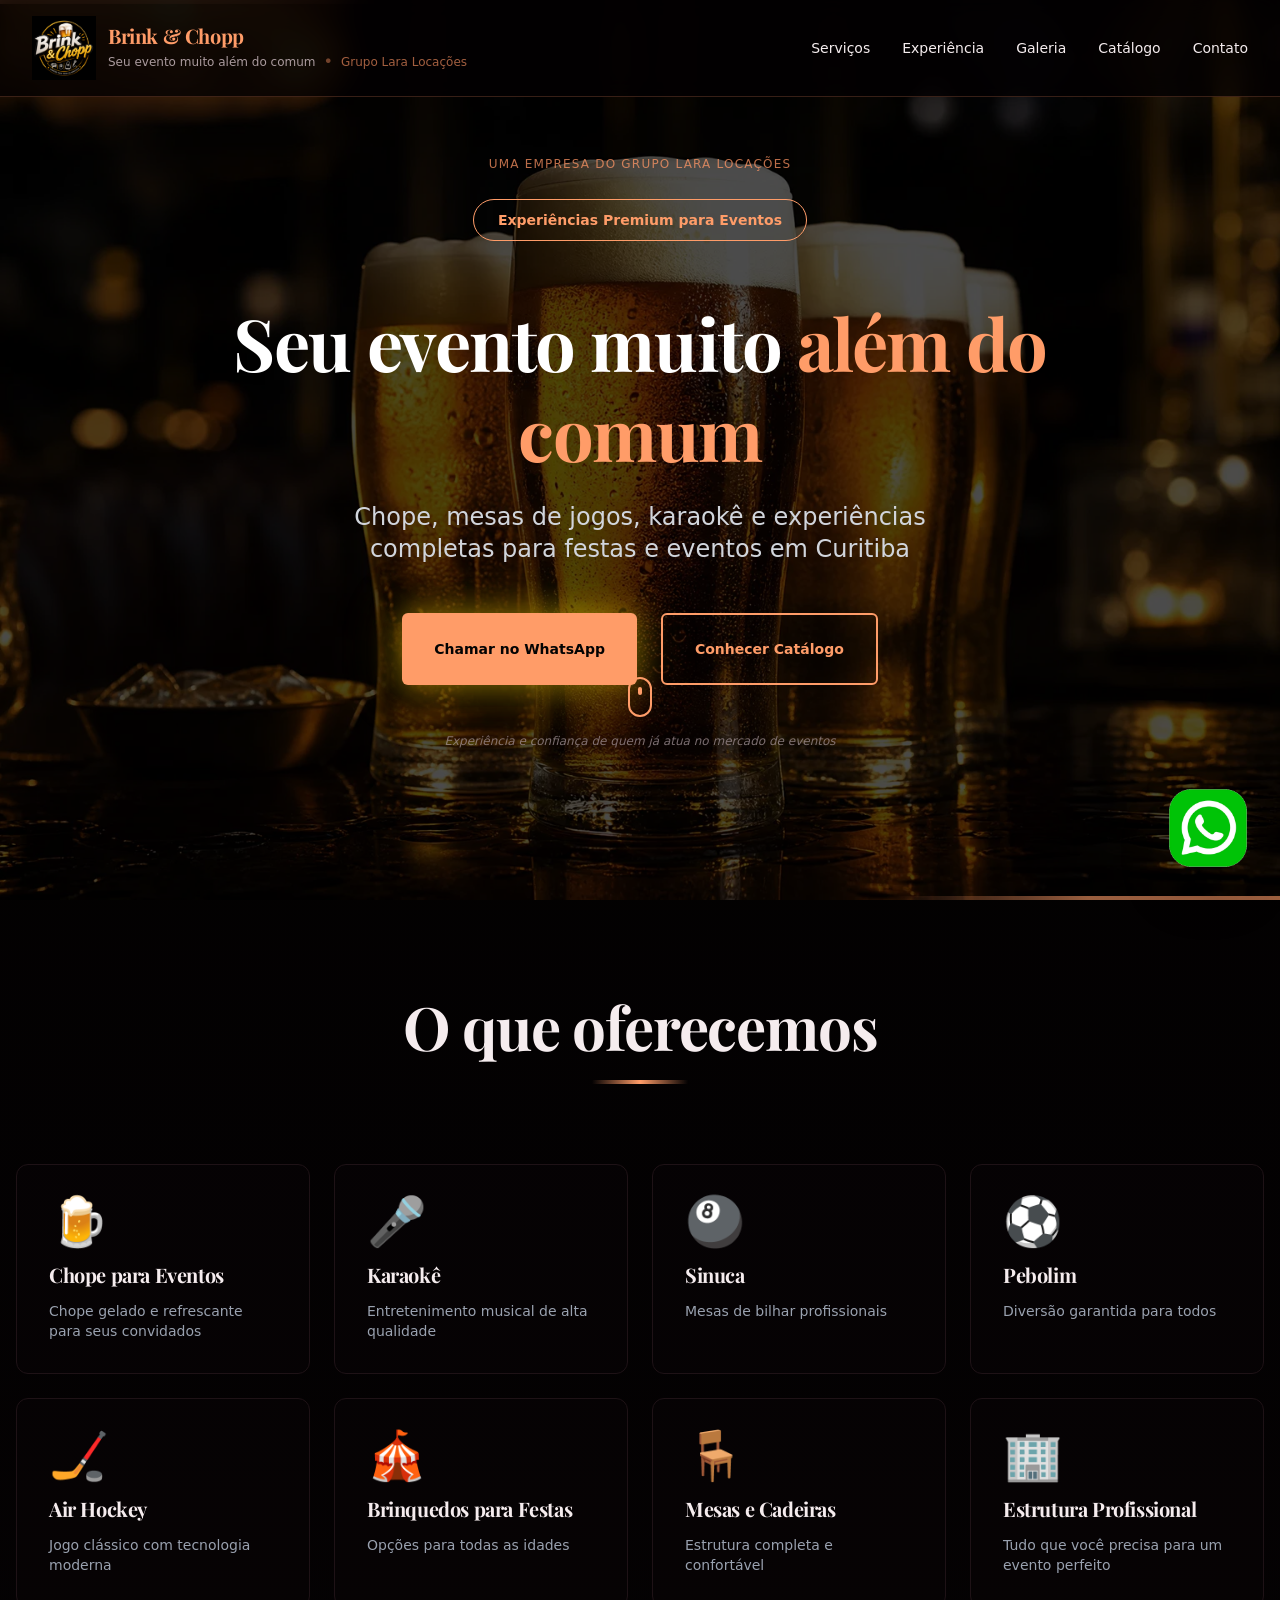
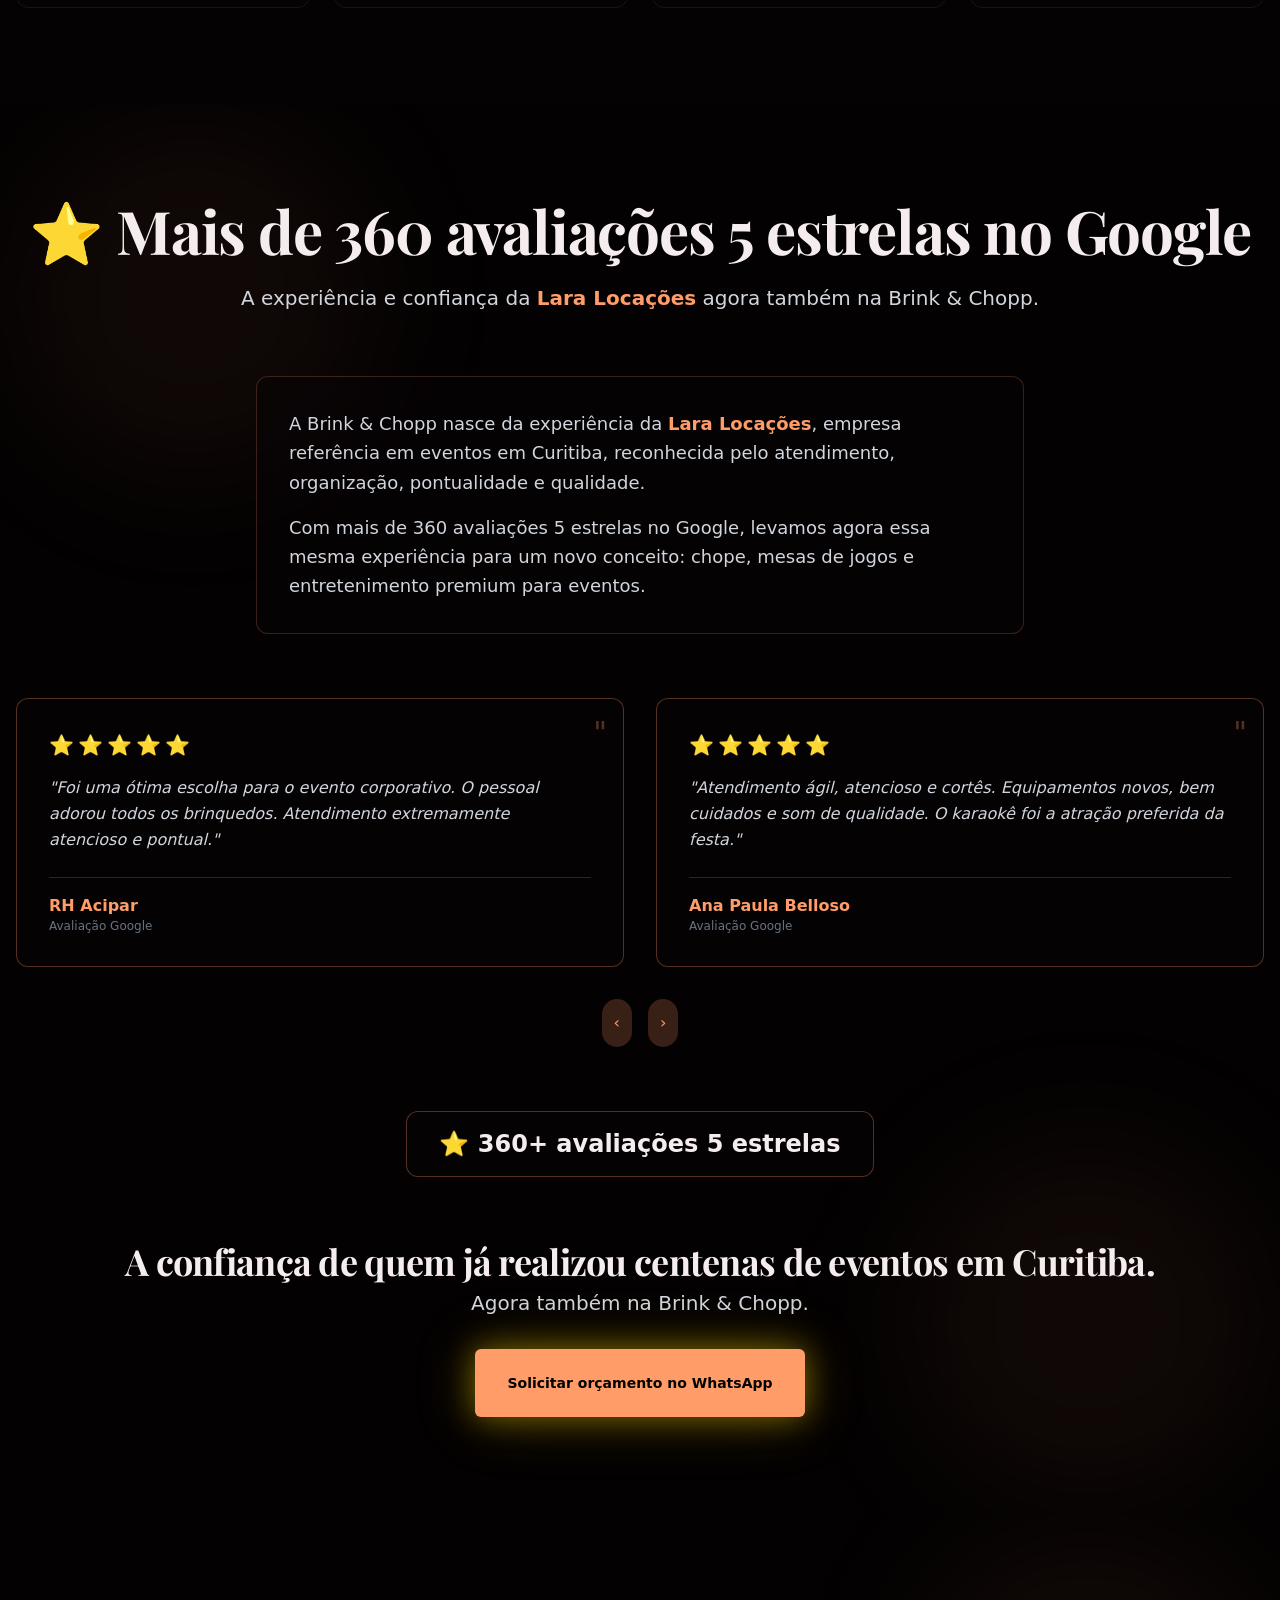
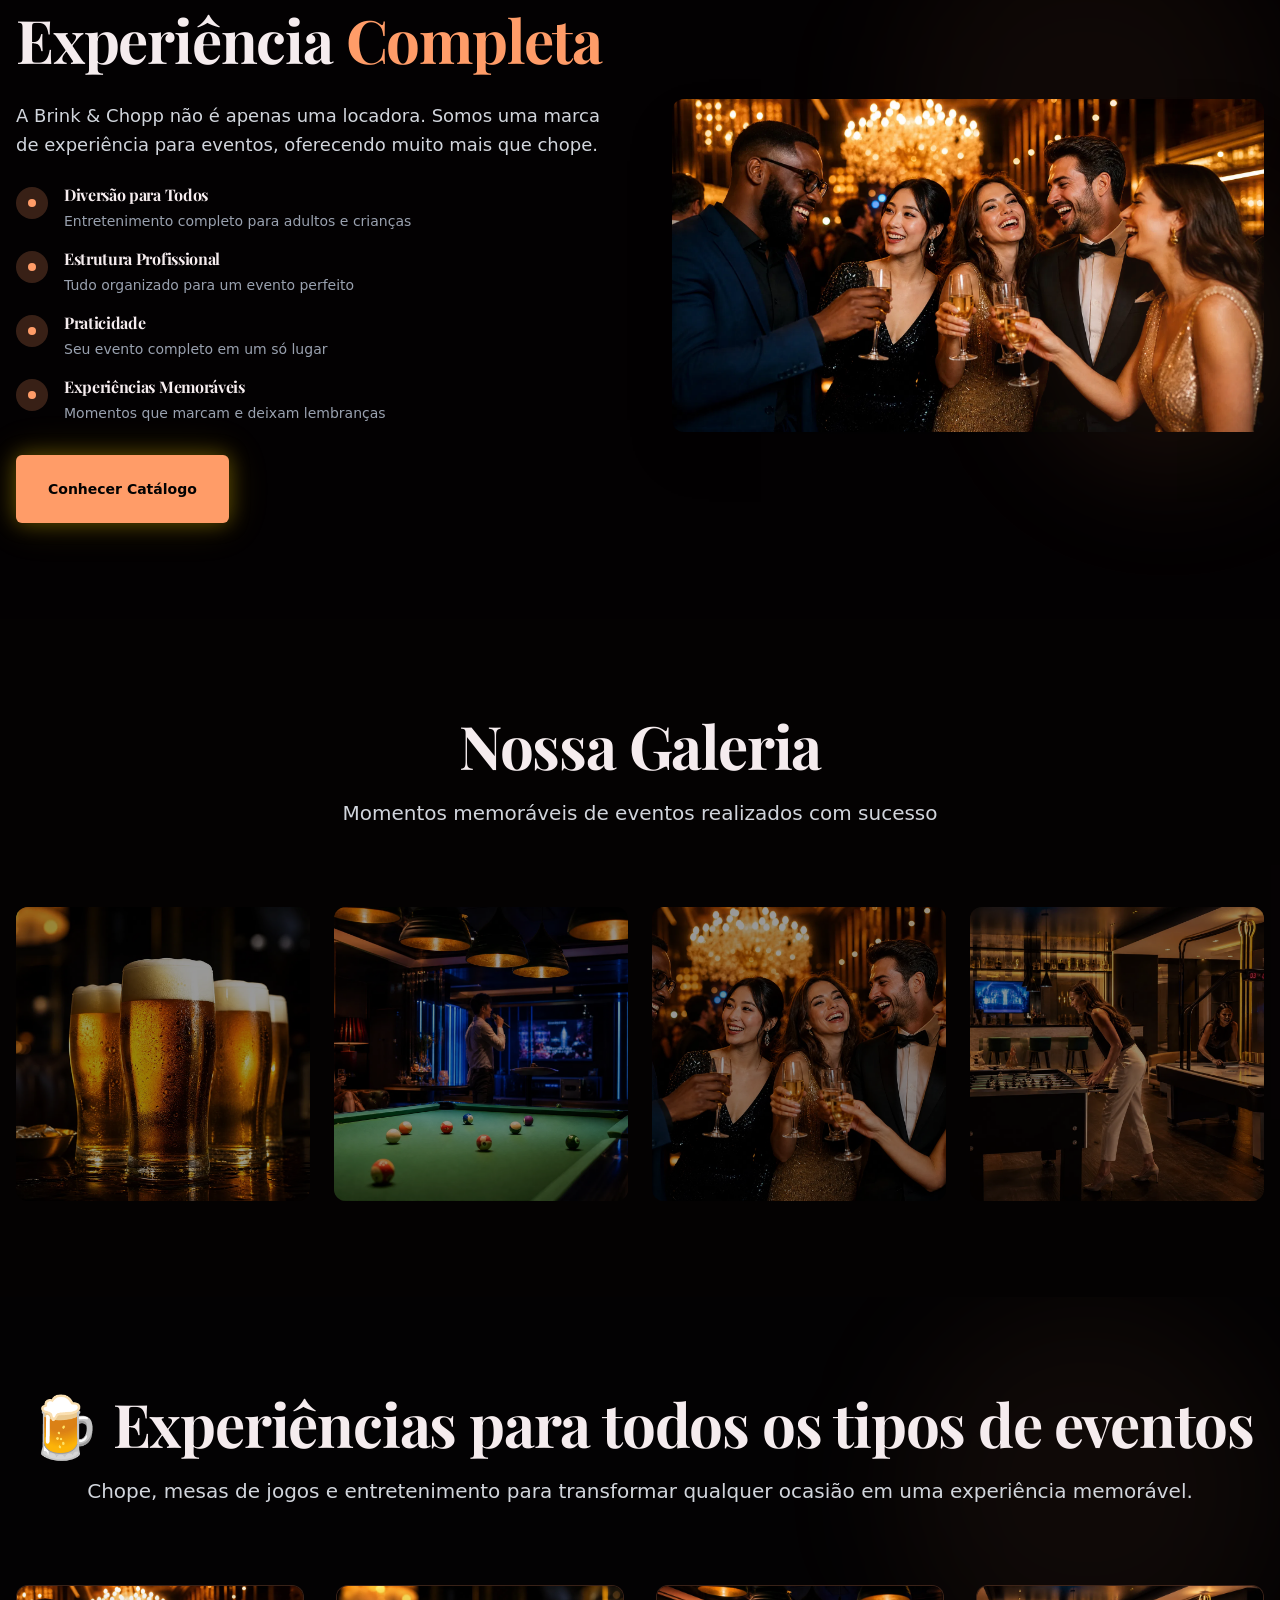
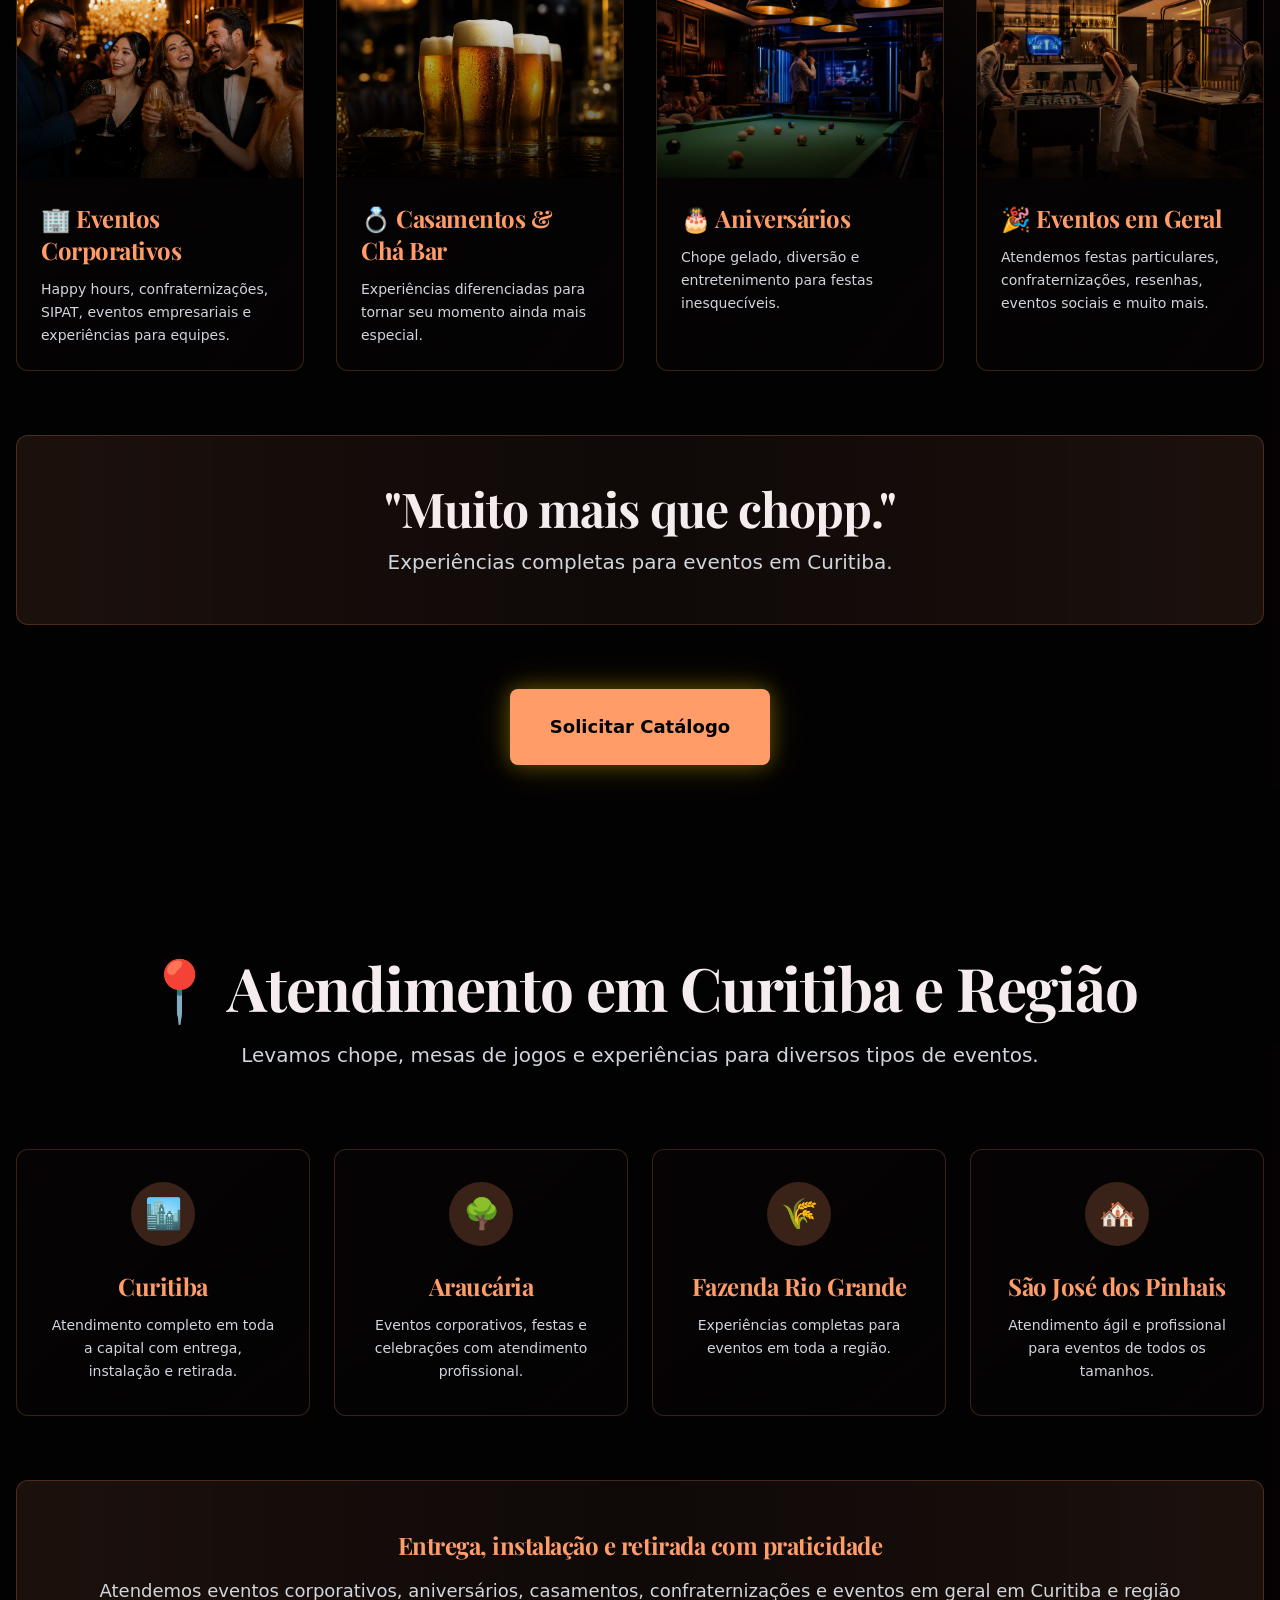
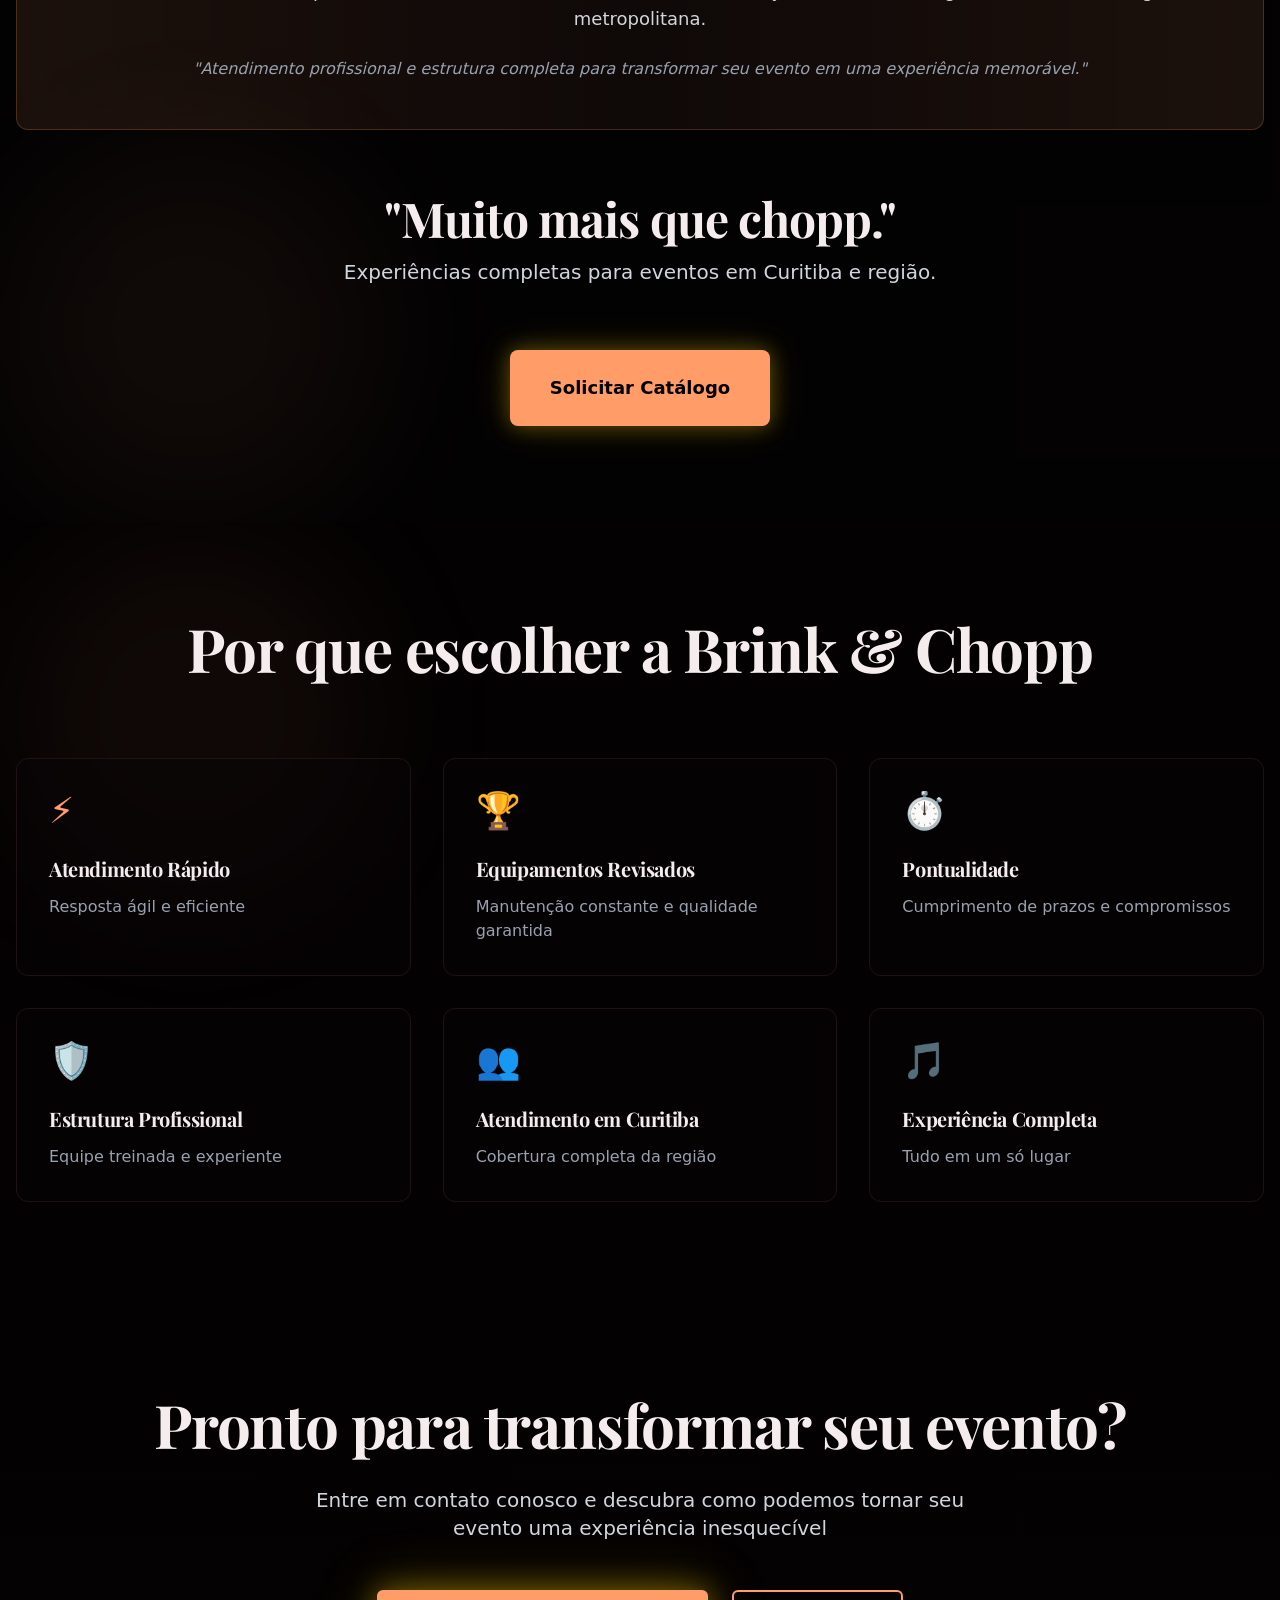
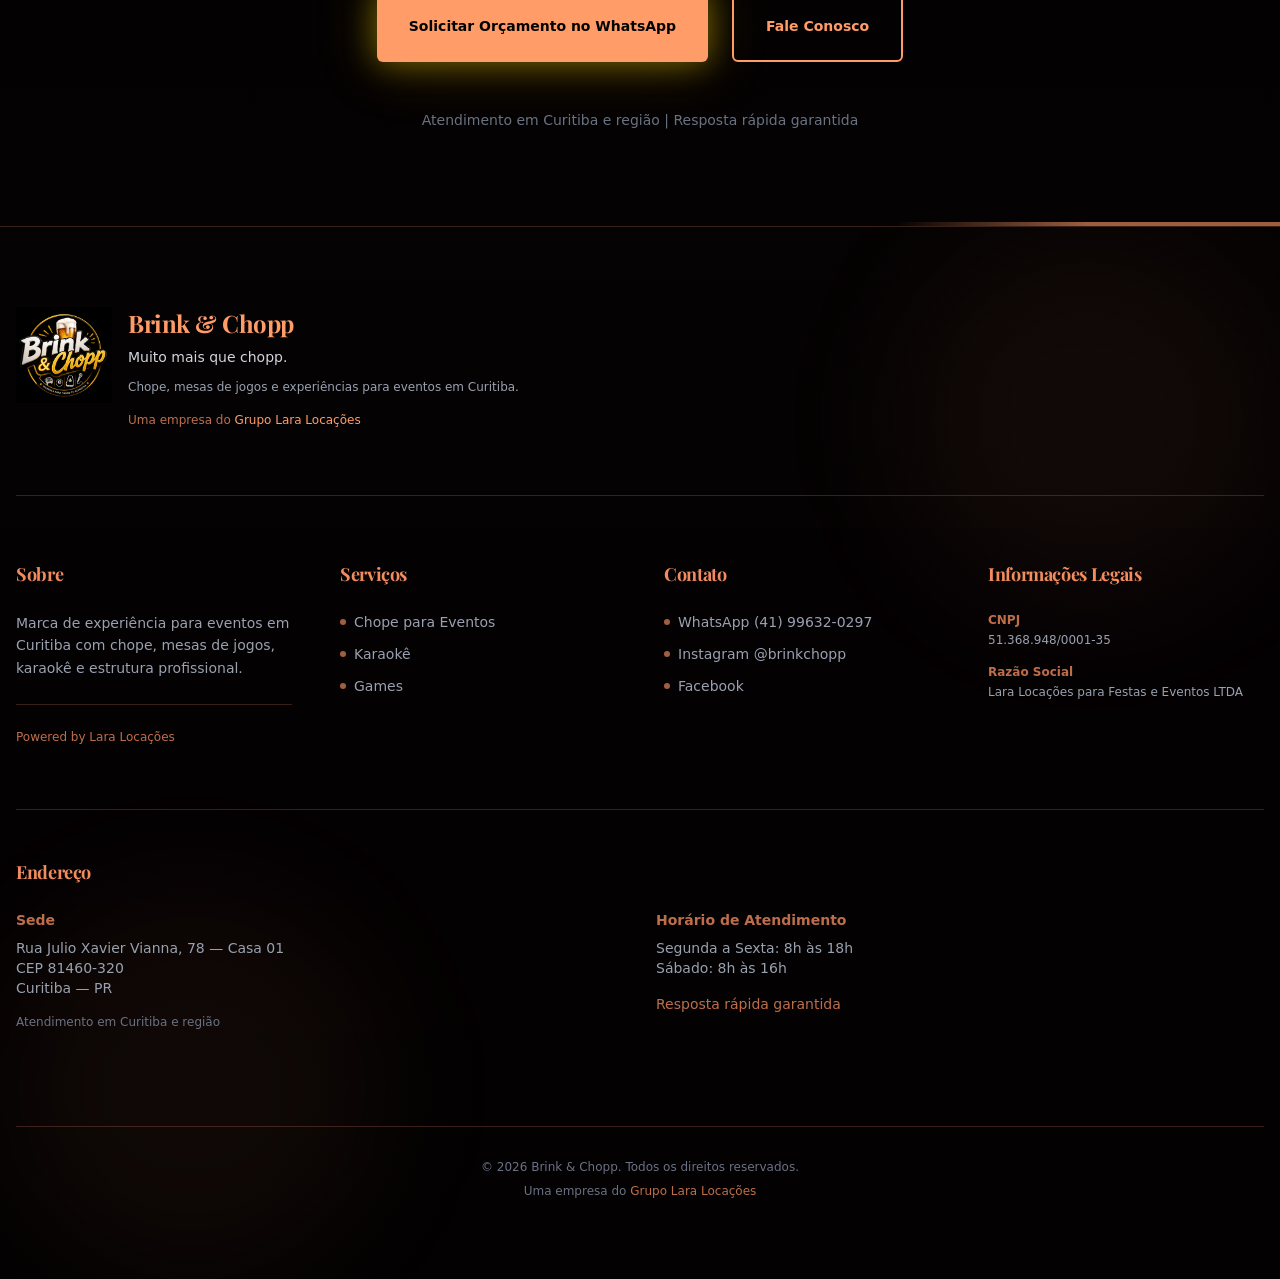
<file: index.html>
<!DOCTYPE html>
<html lang="pt-BR">
<head>
  <meta charset="UTF-8">
  <meta name="viewport" content="width=device-width, initial-scale=1.0">
  <meta name="description" content="Brink & Chopp - Chope, mesas de jogos, karaokê e experiências completas para festas e eventos em Curitiba. Muito mais que chopp.">
  <meta name="keywords" content="chope para eventos Curitiba, aluguel karaokê, sinuca, pebolim, air hockey, eventos Curitiba">
  <meta property="og:title" content="Brink & Chopp - Seu evento muito além do comum">
  <meta property="og:description" content="Brink & Chopp - Chope, mesas de jogos, karaokê e experiências completas para festas e eventos em Curitiba. Muito mais que chopp.">
  <meta property="og:type" content="website">
  <link rel="canonical" href="./">
  <title>Brink & Chopp - Seu evento muito além do comum</title>
  <link rel="preconnect" href="https://fonts.googleapis.com">
  <link rel="preconnect" href="https://fonts.gstatic.com" crossorigin>
  <link href="https://fonts.googleapis.com/css2?family=Playfair+Display:wght@700&family=Inter:wght@400;500;600;700&display=swap" rel="stylesheet">
  <link rel="stylesheet" href="./assets/index-BB3Uing8.css">
  <!-- Google tag (gtag.js) -->
<script async src="https://www.googletagmanager.com/gtag/js?id=AW-386068635">
</script>
<script>
  window.dataLayer = window.dataLayer || [];
  function gtag(){dataLayer.push(arguments);}
  gtag('js', new Date());

  gtag('config', 'AW-386068635');
</script>
</head>
<body>
  <div id="app"><!--lit-part QmKHpg21Q9o=--><div class="min-h-screen bg-background text-foreground overflow-hidden">
    <!--lit-part My0ut1Wgzmw=--><header class="fixed top-0 left-0 right-0 z-40 bg-background/80 backdrop-blur-md border-b border-accent/20">
    <div class="container py-3 sm:py-4 flex items-center justify-between">
      <div class="flex items-center gap-2 sm:gap-3">
        <!--lit-node 3--><img src="./media/brink-chopp-logo-new.png" alt="Brink & Chopp Logo" class="h-14 sm:h-16 w-auto" />
        <div class="hidden sm:block">
          <h1 class="text-lg sm:text-xl font-bold text-accent" style="font-family: 'Playfair Display', serif">Brink & Chopp</h1>
          <div class="flex items-center gap-2">
            <p class="text-xs text-muted-foreground">Seu evento muito além do comum</p><span class="text-accent/40">•</span>
            <!--lit-node 9--><a href="https://www.laralocacoes.com" target="_blank" rel="noopener noreferrer" class="text-xs text-accent/60 font-medium hover:text-accent transition-colors">Grupo Lara Locações</a>
          </div>
        </div>
      </div>
      <nav class="hidden md:flex gap-8 text-sm">
        <a href="#o-que-oferecemos" class="hover:text-accent transition-colors">Serviços</a><a href="#experiencia" class="hover:text-accent transition-colors">Experiência</a><a href="#galeria" class="hover:text-accent transition-colors">Galeria</a><a href="catalogo.html" class="hover:text-accent transition-colors">Catálogo</a><a href="#contato" class="hover:text-accent transition-colors">Contato</a>
      </nav>
      <!--lit-node 16--><button  class="md:hidden p-2 hover:bg-accent/10 rounded-lg transition-colors" aria-label="Toggle menu"><span class="w-6 h-6 text-accent text-2xl"><!--lit-part-->☰<!--/lit-part--></span></button>
    </div>
    <!--lit-part--><!--/lit-part-->
  </header><!--/lit-part-->
    <section class="relative min-h-screen flex items-center justify-center overflow-hidden pt-24 sm:pt-20 pb-20"><div class="absolute inset-0 bg-cover bg-center bg-no-repeat" style="background-image:url('./media/hero-chope-lounge.webp');background-attachment:fixed"><div class="absolute inset-0 bg-black/70"></div></div><div class="absolute top-0 left-0 w-96 h-1 bg-gradient-to-r from-accent via-accent to-transparent opacity-60"></div><div class="absolute bottom-0 right-0 w-96 h-1 bg-gradient-to-l from-accent via-accent to-transparent opacity-60"></div><div class="relative z-10 container max-w-4xl mx-auto px-4 text-center mt-8 sm:mt-0"><div class="mb-6 animate-fade-in"><!--lit-node 9--><a href="https://www.laralocacoes.com" target="_blank" rel="noopener noreferrer" class="text-xs text-accent/70 font-medium tracking-widest uppercase hover:text-accent transition-colors">Uma empresa do Grupo Lara Locações</a></div><div class="mb-6 sm:mb-8 animate-fade-in"><div class="inline-block mb-4 sm:mb-6 px-4 sm:px-6 py-2 border border-accent rounded-full"><span class="text-accent text-xs sm:text-sm font-semibold">Experiências Premium para Eventos</span></div></div><h1 class="text-4xl sm:text-5xl md:text-7xl font-bold text-white mb-4 sm:mb-6 leading-tight animate-fade-in">Seu evento muito <span class="text-accent">além do comum</span></h1><p class="text-lg sm:text-xl md:text-2xl text-gray-300 mb-8 sm:mb-12 max-w-2xl mx-auto animate-fade-in">Chope, mesas de jogos, karaokê e experiências completas para festas e eventos em Curitiba</p><div class="flex flex-col sm:flex-row gap-6 justify-center animate-fade-in"><!--lit-node 17--><a href="https://wa.me/5541996320297?text=Vim%20do%20site%20da%20Brink%20%26%20Chopp%20e%20gostaria%20de%20realizar%20um%20or%C3%A7amento" target="_blank" rel="noopener noreferrer" class="inline-flex items-center justify-center gap-2 whitespace-nowrap rounded-md text-sm font-medium transition-all disabled:pointer-events-none disabled:opacity-50 px-8 py-6 bg-accent text-accent-foreground hover:bg-accent/90 rounded-lg font-semibold shadow-lg" style="box-shadow: 0 0 30px rgba(204, 170, 0, 0.5), 0 0 60px rgba(204, 170, 0, 0.3)">Chamar no WhatsApp</a><!--lit-node 18--><a href="catalogo.html" class="inline-flex items-center justify-center gap-2 whitespace-nowrap rounded-md text-sm font-medium transition-all px-8 py-6 border-2 border-accent text-accent hover:bg-accent/10 rounded-lg font-semibold">Conhecer Catálogo</a></div><div class="mt-12 text-center"><p class="text-xs text-muted-foreground/70 italic">Experiência e confiança de quem já atua no mercado de eventos</p></div><div class="absolute bottom-8 left-1/2 transform -translate-x-1/2 animate-bounce"><div class="w-6 h-10 border-2 border-accent rounded-full flex items-start justify-center p-2"><div class="w-1 h-2 bg-accent rounded-full animate-pulse"></div></div></div></div></section>
    <section id="o-que-oferecemos" class="py-24 bg-gradient-to-b from-background to-card/30 relative"><div class="container mx-auto px-4"><div class="text-center mb-20"><h2 class="text-5xl md:text-6xl font-bold mb-6">O que oferecemos</h2><div class="w-24 h-1 bg-gradient-to-r from-transparent via-accent to-transparent mx-auto"></div></div><div class="grid grid-cols-1 md:grid-cols-2 lg:grid-cols-4 gap-6"><!--lit-part--><!--lit-part SX3MLSyZOZc=--><div class="group relative bg-card/50 border border-border hover:border-accent/50 p-8 rounded-xl transition-all duration-300 hover:shadow-2xl hover:-translate-y-2 cursor-pointer"><div class="relative z-10"><div class="text-5xl mb-4"><!--lit-part-->🍺<!--/lit-part--></div><h3 class="text-xl font-bold mb-3"><!--lit-part-->Chope para Eventos<!--/lit-part--></h3><p class="text-gray-400 text-sm"><!--lit-part-->Chope gelado e refrescante para seus convidados<!--/lit-part--></p></div></div><!--/lit-part--><!--lit-part SX3MLSyZOZc=--><div class="group relative bg-card/50 border border-border hover:border-accent/50 p-8 rounded-xl transition-all duration-300 hover:shadow-2xl hover:-translate-y-2 cursor-pointer"><div class="relative z-10"><div class="text-5xl mb-4"><!--lit-part-->🎤<!--/lit-part--></div><h3 class="text-xl font-bold mb-3"><!--lit-part-->Karaokê<!--/lit-part--></h3><p class="text-gray-400 text-sm"><!--lit-part-->Entretenimento musical de alta qualidade<!--/lit-part--></p></div></div><!--/lit-part--><!--lit-part SX3MLSyZOZc=--><div class="group relative bg-card/50 border border-border hover:border-accent/50 p-8 rounded-xl transition-all duration-300 hover:shadow-2xl hover:-translate-y-2 cursor-pointer"><div class="relative z-10"><div class="text-5xl mb-4"><!--lit-part-->🎱<!--/lit-part--></div><h3 class="text-xl font-bold mb-3"><!--lit-part-->Sinuca<!--/lit-part--></h3><p class="text-gray-400 text-sm"><!--lit-part-->Mesas de bilhar profissionais<!--/lit-part--></p></div></div><!--/lit-part--><!--lit-part SX3MLSyZOZc=--><div class="group relative bg-card/50 border border-border hover:border-accent/50 p-8 rounded-xl transition-all duration-300 hover:shadow-2xl hover:-translate-y-2 cursor-pointer"><div class="relative z-10"><div class="text-5xl mb-4"><!--lit-part-->⚽<!--/lit-part--></div><h3 class="text-xl font-bold mb-3"><!--lit-part-->Pebolim<!--/lit-part--></h3><p class="text-gray-400 text-sm"><!--lit-part-->Diversão garantida para todos<!--/lit-part--></p></div></div><!--/lit-part--><!--lit-part SX3MLSyZOZc=--><div class="group relative bg-card/50 border border-border hover:border-accent/50 p-8 rounded-xl transition-all duration-300 hover:shadow-2xl hover:-translate-y-2 cursor-pointer"><div class="relative z-10"><div class="text-5xl mb-4"><!--lit-part-->🏒<!--/lit-part--></div><h3 class="text-xl font-bold mb-3"><!--lit-part-->Air Hockey<!--/lit-part--></h3><p class="text-gray-400 text-sm"><!--lit-part-->Jogo clássico com tecnologia moderna<!--/lit-part--></p></div></div><!--/lit-part--><!--lit-part SX3MLSyZOZc=--><div class="group relative bg-card/50 border border-border hover:border-accent/50 p-8 rounded-xl transition-all duration-300 hover:shadow-2xl hover:-translate-y-2 cursor-pointer"><div class="relative z-10"><div class="text-5xl mb-4"><!--lit-part-->🎪<!--/lit-part--></div><h3 class="text-xl font-bold mb-3"><!--lit-part-->Brinquedos para Festas<!--/lit-part--></h3><p class="text-gray-400 text-sm"><!--lit-part-->Opções para todas as idades<!--/lit-part--></p></div></div><!--/lit-part--><!--lit-part SX3MLSyZOZc=--><div class="group relative bg-card/50 border border-border hover:border-accent/50 p-8 rounded-xl transition-all duration-300 hover:shadow-2xl hover:-translate-y-2 cursor-pointer"><div class="relative z-10"><div class="text-5xl mb-4"><!--lit-part-->🪑<!--/lit-part--></div><h3 class="text-xl font-bold mb-3"><!--lit-part-->Mesas e Cadeiras<!--/lit-part--></h3><p class="text-gray-400 text-sm"><!--lit-part-->Estrutura completa e confortável<!--/lit-part--></p></div></div><!--/lit-part--><!--lit-part SX3MLSyZOZc=--><div class="group relative bg-card/50 border border-border hover:border-accent/50 p-8 rounded-xl transition-all duration-300 hover:shadow-2xl hover:-translate-y-2 cursor-pointer"><div class="relative z-10"><div class="text-5xl mb-4"><!--lit-part-->🏢<!--/lit-part--></div><h3 class="text-xl font-bold mb-3"><!--lit-part-->Estrutura Profissional<!--/lit-part--></h3><p class="text-gray-400 text-sm"><!--lit-part-->Tudo que você precisa para um evento perfeito<!--/lit-part--></p></div></div><!--/lit-part--><!--/lit-part--></div></div></section>
    <section class="py-24 bg-background relative overflow-hidden"><div class="absolute top-0 left-0 w-96 h-96 bg-accent/5 rounded-full blur-3xl"></div><div class="absolute bottom-0 right-0 w-96 h-96 bg-accent/5 rounded-full blur-3xl"></div><div class="container mx-auto px-4 relative z-10"><div class="text-center mb-16"><h2 class="text-5xl md:text-6xl font-bold mb-6"><span class="text-accent">⭐</span> Mais de 360 avaliações 5 estrelas no Google</h2><p class="text-xl text-gray-300 mb-4">A experiência e confiança da <!--lit-node 39--><a href="https://www.laralocacoes.com" target="_blank" rel="noopener noreferrer" class="text-accent hover:text-accent/80 transition-colors font-semibold">Lara Locações</a> agora também na Brink & Chopp.</p></div><div class="max-w-3xl mx-auto mb-16 p-8 bg-card/50 border border-accent/20 rounded-xl"><p class="text-lg text-gray-300 leading-relaxed">A Brink & Chopp nasce da experiência da <!--lit-node 42--><a href="https://www.laralocacoes.com" target="_blank" rel="noopener noreferrer" class="text-accent hover:text-accent/80 transition-colors font-semibold">Lara Locações</a>, empresa referência em eventos em Curitiba, reconhecida pelo atendimento, organização, pontualidade e qualidade.</p><p class="text-lg text-gray-300 leading-relaxed mt-4">Com mais de 360 avaliações 5 estrelas no Google, levamos agora essa mesma experiência para um novo conceito: chope, mesas de jogos e entretenimento premium para eventos.</p></div><div class="mb-16"><div class="relative"><div class="grid grid-cols-1 md:grid-cols-2 gap-8"><!--lit-part--><!--lit-part XHqHeR0rNZE=--><div class="relative bg-card/50 border border-accent/30 p-8 rounded-xl hover:border-accent/50 transition-all duration-300 hover:shadow-xl hover:shadow-accent/20"><div class="absolute top-4 right-4 text-accent/30"><span class="text-3xl">&quot;</span></div><div class="mb-4 flex gap-1"><!--lit-part--><!--lit-part A2erm0UqvS8=--><span class="text-accent text-xl">⭐</span><!--/lit-part--><!--lit-part A2erm0UqvS8=--><span class="text-accent text-xl">⭐</span><!--/lit-part--><!--lit-part A2erm0UqvS8=--><span class="text-accent text-xl">⭐</span><!--/lit-part--><!--lit-part A2erm0UqvS8=--><span class="text-accent text-xl">⭐</span><!--/lit-part--><!--lit-part A2erm0UqvS8=--><span class="text-accent text-xl">⭐</span><!--/lit-part--><!--/lit-part--></div><p class="text-gray-300 mb-6 leading-relaxed italic">"<!--lit-part-->Foi uma ótima escolha para o evento corporativo. O pessoal adorou todos os brinquedos. Atendimento extremamente atencioso e pontual.<!--/lit-part-->"</p><div class="border-t border-accent/20 pt-4"><p class="font-bold text-accent"><!--lit-part-->RH Acipar<!--/lit-part--></p><p class="text-xs text-gray-500">Avaliação Google</p></div></div><!--/lit-part--><!--lit-part XHqHeR0rNZE=--><div class="relative bg-card/50 border border-accent/30 p-8 rounded-xl hover:border-accent/50 transition-all duration-300 hover:shadow-xl hover:shadow-accent/20"><div class="absolute top-4 right-4 text-accent/30"><span class="text-3xl">&quot;</span></div><div class="mb-4 flex gap-1"><!--lit-part--><!--lit-part A2erm0UqvS8=--><span class="text-accent text-xl">⭐</span><!--/lit-part--><!--lit-part A2erm0UqvS8=--><span class="text-accent text-xl">⭐</span><!--/lit-part--><!--lit-part A2erm0UqvS8=--><span class="text-accent text-xl">⭐</span><!--/lit-part--><!--lit-part A2erm0UqvS8=--><span class="text-accent text-xl">⭐</span><!--/lit-part--><!--lit-part A2erm0UqvS8=--><span class="text-accent text-xl">⭐</span><!--/lit-part--><!--/lit-part--></div><p class="text-gray-300 mb-6 leading-relaxed italic">"<!--lit-part-->Atendimento ágil, atencioso e cortês. Equipamentos novos, bem cuidados e som de qualidade. O karaokê foi a atração preferida da festa.<!--/lit-part-->"</p><div class="border-t border-accent/20 pt-4"><p class="font-bold text-accent"><!--lit-part-->Ana Paula Belloso<!--/lit-part--></p><p class="text-xs text-gray-500">Avaliação Google</p></div></div><!--/lit-part--><!--/lit-part--></div><div class="flex justify-center gap-4 mt-8"><!--lit-node 49--><button  class="p-3 rounded-full bg-accent/20 hover:bg-accent/40 text-accent transition-all duration-300">‹</button><!--lit-node 50--><button  class="p-3 rounded-full bg-accent/20 hover:bg-accent/40 text-accent transition-all duration-300">›</button></div></div></div><div class="text-center mb-16"><div class="inline-block px-8 py-4 bg-card/50 border border-accent/30 rounded-xl"><p class="text-2xl font-bold"><span class="text-accent">⭐</span> 360+ avaliações 5 estrelas</p></div></div><div class="text-center"><h3 class="text-4xl font-bold mb-2">A confiança de quem já realizou centenas de eventos em Curitiba.</h3><p class="text-xl text-gray-300 mb-8">Agora também na Brink & Chopp.</p><!--lit-node 58--><a href="https://wa.me/5541996320297?text=Vim%20do%20site%20da%20Brink%20%26%20Chopp%20e%20gostaria%20de%20realizar%20um%20or%C3%A7amento" target="_blank" rel="noopener noreferrer" class="inline-flex items-center justify-center gap-2 whitespace-nowrap rounded-md text-sm font-medium transition-all disabled:pointer-events-none disabled:opacity-50 px-8 py-6 bg-accent text-accent-foreground hover:bg-accent/90 rounded-lg font-semibold shadow-lg" style="box-shadow: 0 0 30px rgba(204, 170, 0, 0.5), 0 0 60px rgba(204, 170, 0, 0.3)">Solicitar orçamento no WhatsApp</a></div></div></section>
    <section id="experiencia" class="py-24 bg-background relative overflow-hidden"><div class="absolute top-0 right-0 w-96 h-96 bg-accent/5 rounded-full blur-3xl"></div><div class="container mx-auto px-4 relative z-10"><div class="grid grid-cols-1 lg:grid-cols-2 gap-16 items-center"><div><h2 class="text-5xl md:text-6xl font-bold mb-8">Experiência <span class="text-accent">Completa</span></h2><p class="text-lg text-gray-300 mb-6 leading-relaxed">A Brink & Chopp não é apenas uma locadora. Somos uma marca de experiência para eventos, oferecendo muito mais que chope.</p><div class="space-y-4 mb-8"><!--lit-part--><!--lit-part KFEX2p8LOwA=--><div class="flex items-start gap-4"><div class="w-8 h-8 rounded-full bg-accent/20 flex items-center justify-center flex-shrink-0 mt-1"><div class="w-2 h-2 rounded-full bg-accent"></div></div><div><h4 class="font-bold mb-1"><!--lit-part-->Diversão para Todos<!--/lit-part--></h4><p class="text-gray-400 text-sm"><!--lit-part-->Entretenimento completo para adultos e crianças<!--/lit-part--></p></div></div><!--/lit-part--><!--lit-part KFEX2p8LOwA=--><div class="flex items-start gap-4"><div class="w-8 h-8 rounded-full bg-accent/20 flex items-center justify-center flex-shrink-0 mt-1"><div class="w-2 h-2 rounded-full bg-accent"></div></div><div><h4 class="font-bold mb-1"><!--lit-part-->Estrutura Profissional<!--/lit-part--></h4><p class="text-gray-400 text-sm"><!--lit-part-->Tudo organizado para um evento perfeito<!--/lit-part--></p></div></div><!--/lit-part--><!--lit-part KFEX2p8LOwA=--><div class="flex items-start gap-4"><div class="w-8 h-8 rounded-full bg-accent/20 flex items-center justify-center flex-shrink-0 mt-1"><div class="w-2 h-2 rounded-full bg-accent"></div></div><div><h4 class="font-bold mb-1"><!--lit-part-->Praticidade<!--/lit-part--></h4><p class="text-gray-400 text-sm"><!--lit-part-->Seu evento completo em um só lugar<!--/lit-part--></p></div></div><!--/lit-part--><!--lit-part KFEX2p8LOwA=--><div class="flex items-start gap-4"><div class="w-8 h-8 rounded-full bg-accent/20 flex items-center justify-center flex-shrink-0 mt-1"><div class="w-2 h-2 rounded-full bg-accent"></div></div><div><h4 class="font-bold mb-1"><!--lit-part-->Experiências Memoráveis<!--/lit-part--></h4><p class="text-gray-400 text-sm"><!--lit-part-->Momentos que marcam e deixam lembranças<!--/lit-part--></p></div></div><!--/lit-part--><!--/lit-part--></div><!--lit-node 69--><a href="catalogo.html" class="inline-flex items-center justify-center gap-2 whitespace-nowrap rounded-md text-sm font-medium transition-all disabled:pointer-events-none disabled:opacity-50 px-8 py-6 bg-accent text-accent-foreground hover:bg-accent/90 rounded-lg font-semibold shadow-lg" style="box-shadow: 0 0 20px rgba(204, 170, 0, 0.4), 0 0 40px rgba(204, 170, 0, 0.2)">Conhecer Catálogo</a></div><div class="relative"><img src="./media/event-celebration-crowd.webp" alt="Experiência premium" class="rounded-xl shadow-2xl" /><div class="absolute -bottom-8 -right-8 w-64 h-64 bg-accent/10 rounded-full blur-3xl"></div></div></div></div></section>
    <section id="galeria" class="py-24 bg-card/30 relative"><div class="container mx-auto px-4"><div class="text-center mb-20"><h2 class="text-5xl md:text-6xl font-bold mb-6">Nossa Galeria</h2><p class="text-xl text-gray-300">Momentos memoráveis de eventos realizados com sucesso</p></div><div class="grid grid-cols-1 md:grid-cols-2 lg:grid-cols-4 gap-6"><!--lit-part--><!--lit-part t/xsKX5AlbI=--><div class="relative group overflow-hidden rounded-xl aspect-square"><!--lit-node 1--><img src="./media/hero-chope-lounge.webp" alt="Chope premium em ambiente lounge" class="w-full h-full object-cover group-hover:scale-110 transition-transform duration-500" /><div class="absolute inset-0 bg-black/40 group-hover:bg-black/60 transition-all duration-300"></div><div class="absolute inset-0 flex items-center justify-center opacity-0 group-hover:opacity-100 transition-opacity duration-300"><p class="text-white text-center px-4 font-semibold"><!--lit-part-->Chope premium em ambiente lounge<!--/lit-part--></p></div></div><!--/lit-part--><!--lit-part t/xsKX5AlbI=--><div class="relative group overflow-hidden rounded-xl aspect-square"><!--lit-node 1--><img src="./media/billiards-karaoke-scene.webp" alt="Bilhar e karaokê em ambiente sofisticado" class="w-full h-full object-cover group-hover:scale-110 transition-transform duration-500" /><div class="absolute inset-0 bg-black/40 group-hover:bg-black/60 transition-all duration-300"></div><div class="absolute inset-0 flex items-center justify-center opacity-0 group-hover:opacity-100 transition-opacity duration-300"><p class="text-white text-center px-4 font-semibold"><!--lit-part-->Bilhar e karaokê em ambiente sofisticado<!--/lit-part--></p></div></div><!--/lit-part--><!--lit-part t/xsKX5AlbI=--><div class="relative group overflow-hidden rounded-xl aspect-square"><!--lit-node 1--><img src="./media/event-celebration-crowd.webp" alt="Celebração e diversão em evento premium" class="w-full h-full object-cover group-hover:scale-110 transition-transform duration-500" /><div class="absolute inset-0 bg-black/40 group-hover:bg-black/60 transition-all duration-300"></div><div class="absolute inset-0 flex items-center justify-center opacity-0 group-hover:opacity-100 transition-opacity duration-300"><p class="text-white text-center px-4 font-semibold"><!--lit-part-->Celebração e diversão em evento premium<!--/lit-part--></p></div></div><!--/lit-part--><!--lit-part t/xsKX5AlbI=--><div class="relative group overflow-hidden rounded-xl aspect-square"><!--lit-node 1--><img src="./media/foosball-air-hockey.webp" alt="Foosball e air hockey em ambiente elegante" class="w-full h-full object-cover group-hover:scale-110 transition-transform duration-500" /><div class="absolute inset-0 bg-black/40 group-hover:bg-black/60 transition-all duration-300"></div><div class="absolute inset-0 flex items-center justify-center opacity-0 group-hover:opacity-100 transition-opacity duration-300"><p class="text-white text-center px-4 font-semibold"><!--lit-part-->Foosball e air hockey em ambiente elegante<!--/lit-part--></p></div></div><!--/lit-part--><!--/lit-part--></div></div></section>
    <section class="py-24 bg-card/20 relative overflow-hidden"><div class="absolute top-0 right-0 w-96 h-96 bg-accent/5 rounded-full blur-3xl"></div><div class="container mx-auto px-4 relative z-10"><div class="text-center mb-20"><h2 class="text-5xl md:text-6xl font-bold mb-6">🍺 Experiências para todos os tipos de eventos</h2><p class="text-xl text-gray-300">Chope, mesas de jogos e entretenimento para transformar qualquer ocasião em uma experiência memorável.</p></div><div class="grid grid-cols-1 md:grid-cols-2 lg:grid-cols-4 gap-8 mb-16"><!--lit-part--><!--lit-part e/0KpcMnyDA=--><div class="group relative overflow-hidden rounded-xl bg-gradient-to-br from-card/50 to-card/30 border border-accent/20 hover:border-accent/50 transition-all duration-300 hover:shadow-2xl hover:-translate-y-2"><div class="relative h-48 overflow-hidden"><!--lit-node 2--><img src="./media/event-celebration-crowd.webp" alt="Eventos Corporativos" class="w-full h-full object-cover group-hover:scale-110 transition-transform duration-500" /><div class="absolute inset-0 bg-gradient-to-t from-black/80 via-black/40 to-transparent"></div></div><div class="p-6"><h3 class="text-2xl font-bold mb-3 text-accent"><!--lit-part-->🏢 Eventos Corporativos<!--/lit-part--></h3><p class="text-gray-300 text-sm leading-relaxed"><!--lit-part-->Happy hours, confraternizações, SIPAT, eventos empresariais e experiências para equipes.<!--/lit-part--></p></div></div><!--/lit-part--><!--lit-part e/0KpcMnyDA=--><div class="group relative overflow-hidden rounded-xl bg-gradient-to-br from-card/50 to-card/30 border border-accent/20 hover:border-accent/50 transition-all duration-300 hover:shadow-2xl hover:-translate-y-2"><div class="relative h-48 overflow-hidden"><!--lit-node 2--><img src="./media/hero-chope-lounge.webp" alt="Casamentos" class="w-full h-full object-cover group-hover:scale-110 transition-transform duration-500" /><div class="absolute inset-0 bg-gradient-to-t from-black/80 via-black/40 to-transparent"></div></div><div class="p-6"><h3 class="text-2xl font-bold mb-3 text-accent"><!--lit-part-->💍 Casamentos &amp; Chá Bar<!--/lit-part--></h3><p class="text-gray-300 text-sm leading-relaxed"><!--lit-part-->Experiências diferenciadas para tornar seu momento ainda mais especial.<!--/lit-part--></p></div></div><!--/lit-part--><!--lit-part e/0KpcMnyDA=--><div class="group relative overflow-hidden rounded-xl bg-gradient-to-br from-card/50 to-card/30 border border-accent/20 hover:border-accent/50 transition-all duration-300 hover:shadow-2xl hover:-translate-y-2"><div class="relative h-48 overflow-hidden"><!--lit-node 2--><img src="./media/billiards-karaoke-scene.webp" alt="Aniversários" class="w-full h-full object-cover group-hover:scale-110 transition-transform duration-500" /><div class="absolute inset-0 bg-gradient-to-t from-black/80 via-black/40 to-transparent"></div></div><div class="p-6"><h3 class="text-2xl font-bold mb-3 text-accent"><!--lit-part-->🎂 Aniversários<!--/lit-part--></h3><p class="text-gray-300 text-sm leading-relaxed"><!--lit-part-->Chope gelado, diversão e entretenimento para festas inesquecíveis.<!--/lit-part--></p></div></div><!--/lit-part--><!--lit-part e/0KpcMnyDA=--><div class="group relative overflow-hidden rounded-xl bg-gradient-to-br from-card/50 to-card/30 border border-accent/20 hover:border-accent/50 transition-all duration-300 hover:shadow-2xl hover:-translate-y-2"><div class="relative h-48 overflow-hidden"><!--lit-node 2--><img src="./media/foosball-air-hockey.webp" alt="Eventos em Geral" class="w-full h-full object-cover group-hover:scale-110 transition-transform duration-500" /><div class="absolute inset-0 bg-gradient-to-t from-black/80 via-black/40 to-transparent"></div></div><div class="p-6"><h3 class="text-2xl font-bold mb-3 text-accent"><!--lit-part-->🎉 Eventos em Geral<!--/lit-part--></h3><p class="text-gray-300 text-sm leading-relaxed"><!--lit-part-->Atendemos festas particulares, confraternizações, resenhas, eventos sociais e muito mais.<!--/lit-part--></p></div></div><!--/lit-part--><!--/lit-part--></div><div class="text-center mb-16 p-12 bg-gradient-to-r from-accent/10 via-accent/5 to-accent/10 rounded-xl border border-accent/20"><h3 class="text-4xl md:text-5xl font-bold mb-4">"Muito mais que chopp."</h3><p class="text-xl text-gray-300">Experiências completas para eventos em Curitiba.</p></div><div class="flex justify-center"><a href="catalogo.html" class="px-10 py-6 bg-accent text-accent-foreground hover:bg-accent/90 rounded-lg font-semibold shadow-lg text-lg" style="box-shadow: 0 0 20px rgba(204, 170, 0, 0.4), 0 0 40px rgba(204, 170, 0, 0.2)">Solicitar Catálogo</a></div></div></section>
    <section class="py-24 bg-card/20 relative overflow-hidden"><div class="absolute bottom-0 left-0 w-96 h-96 bg-accent/5 rounded-full blur-3xl"></div><div class="container mx-auto px-4 relative z-10"><div class="text-center mb-20"><h2 class="text-5xl md:text-6xl font-bold mb-6">📍 Atendimento em Curitiba e Região</h2><p class="text-xl text-gray-300">Levamos chope, mesas de jogos e experiências para diversos tipos de eventos.</p></div><div class="grid grid-cols-1 md:grid-cols-2 lg:grid-cols-4 gap-6 mb-16"><!--lit-part--><!--lit-part j/wblMgd0f8=--><div class="group relative overflow-hidden rounded-xl bg-gradient-to-br from-card/50 to-card/30 border border-accent/20 hover:border-accent/50 transition-all duration-300 hover:shadow-2xl hover:-translate-y-2 p-8"><div class="flex items-center justify-center mb-6"><div class="w-16 h-16 rounded-full bg-accent/20 flex items-center justify-center group-hover:bg-accent/30 transition-colors"><span class="text-3xl"><!--lit-part-->🏙️<!--/lit-part--></span></div></div><h3 class="text-2xl font-bold text-center mb-3 text-accent"><!--lit-part-->Curitiba<!--/lit-part--></h3><p class="text-gray-300 text-sm text-center leading-relaxed"><!--lit-part-->Atendimento completo em toda a capital com entrega, instalação e retirada.<!--/lit-part--></p></div><!--/lit-part--><!--lit-part j/wblMgd0f8=--><div class="group relative overflow-hidden rounded-xl bg-gradient-to-br from-card/50 to-card/30 border border-accent/20 hover:border-accent/50 transition-all duration-300 hover:shadow-2xl hover:-translate-y-2 p-8"><div class="flex items-center justify-center mb-6"><div class="w-16 h-16 rounded-full bg-accent/20 flex items-center justify-center group-hover:bg-accent/30 transition-colors"><span class="text-3xl"><!--lit-part-->🌳<!--/lit-part--></span></div></div><h3 class="text-2xl font-bold text-center mb-3 text-accent"><!--lit-part-->Araucária<!--/lit-part--></h3><p class="text-gray-300 text-sm text-center leading-relaxed"><!--lit-part-->Eventos corporativos, festas e celebrações com atendimento profissional.<!--/lit-part--></p></div><!--/lit-part--><!--lit-part j/wblMgd0f8=--><div class="group relative overflow-hidden rounded-xl bg-gradient-to-br from-card/50 to-card/30 border border-accent/20 hover:border-accent/50 transition-all duration-300 hover:shadow-2xl hover:-translate-y-2 p-8"><div class="flex items-center justify-center mb-6"><div class="w-16 h-16 rounded-full bg-accent/20 flex items-center justify-center group-hover:bg-accent/30 transition-colors"><span class="text-3xl"><!--lit-part-->🌾<!--/lit-part--></span></div></div><h3 class="text-2xl font-bold text-center mb-3 text-accent"><!--lit-part-->Fazenda Rio Grande<!--/lit-part--></h3><p class="text-gray-300 text-sm text-center leading-relaxed"><!--lit-part-->Experiências completas para eventos em toda a região.<!--/lit-part--></p></div><!--/lit-part--><!--lit-part j/wblMgd0f8=--><div class="group relative overflow-hidden rounded-xl bg-gradient-to-br from-card/50 to-card/30 border border-accent/20 hover:border-accent/50 transition-all duration-300 hover:shadow-2xl hover:-translate-y-2 p-8"><div class="flex items-center justify-center mb-6"><div class="w-16 h-16 rounded-full bg-accent/20 flex items-center justify-center group-hover:bg-accent/30 transition-colors"><span class="text-3xl"><!--lit-part-->🏘️<!--/lit-part--></span></div></div><h3 class="text-2xl font-bold text-center mb-3 text-accent"><!--lit-part-->São José dos Pinhais<!--/lit-part--></h3><p class="text-gray-300 text-sm text-center leading-relaxed"><!--lit-part-->Atendimento ágil e profissional para eventos de todos os tamanhos.<!--/lit-part--></p></div><!--/lit-part--><!--/lit-part--></div><div class="bg-gradient-to-r from-accent/10 via-accent/5 to-accent/10 rounded-xl border border-accent/20 p-12 mb-16"><div class="text-center"><h3 class="text-2xl font-bold mb-4 text-accent">Entrega, instalação e retirada com praticidade</h3><p class="text-lg text-gray-300 mb-6">Atendemos eventos corporativos, aniversários, casamentos, confraternizações e eventos em geral em Curitiba e região metropolitana.</p><p class="text-gray-400 italic">"Atendimento profissional e estrutura completa para transformar seu evento em uma experiência memorável."</p></div></div><div class="text-center mb-16"><h3 class="text-4xl md:text-5xl font-bold mb-4">"Muito mais que chopp."</h3><p class="text-xl text-gray-300">Experiências completas para eventos em Curitiba e região.</p></div><div class="flex justify-center"><a href="catalogo.html" class="px-10 py-6 bg-accent text-accent-foreground hover:bg-accent/90 rounded-lg font-semibold shadow-lg text-lg" style="box-shadow: 0 0 20px rgba(204, 170, 0, 0.4), 0 0 40px rgba(204, 170, 0, 0.2)">Solicitar Catálogo</a></div></div></section>
    <section class="py-24 bg-background relative overflow-hidden"><div class="absolute top-0 left-0 w-96 h-96 bg-accent/5 rounded-full blur-3xl"></div><div class="container mx-auto px-4 relative z-10"><div class="text-center mb-20"><h2 class="text-5xl md:text-6xl font-bold mb-6">Por que escolher a Brink & Chopp</h2></div><div class="grid grid-cols-1 md:grid-cols-2 lg:grid-cols-3 gap-8"><!--lit-part--><!--lit-part dLH8s4YWXWc=--><div class="bg-card/50 border border-border hover:border-accent/50 p-8 rounded-xl transition-all duration-300 hover:shadow-2xl hover:-translate-y-2"><div class="w-12 h-12 text-accent mb-4 text-4xl"><!--lit-part-->⚡<!--/lit-part--></div><h3 class="text-xl font-bold mb-3"><!--lit-part-->Atendimento Rápido<!--/lit-part--></h3><p class="text-gray-400"><!--lit-part-->Resposta ágil e eficiente<!--/lit-part--></p></div><!--/lit-part--><!--lit-part dLH8s4YWXWc=--><div class="bg-card/50 border border-border hover:border-accent/50 p-8 rounded-xl transition-all duration-300 hover:shadow-2xl hover:-translate-y-2"><div class="w-12 h-12 text-accent mb-4 text-4xl"><!--lit-part-->🏆<!--/lit-part--></div><h3 class="text-xl font-bold mb-3"><!--lit-part-->Equipamentos Revisados<!--/lit-part--></h3><p class="text-gray-400"><!--lit-part-->Manutenção constante e qualidade garantida<!--/lit-part--></p></div><!--/lit-part--><!--lit-part dLH8s4YWXWc=--><div class="bg-card/50 border border-border hover:border-accent/50 p-8 rounded-xl transition-all duration-300 hover:shadow-2xl hover:-translate-y-2"><div class="w-12 h-12 text-accent mb-4 text-4xl"><!--lit-part-->⏱️<!--/lit-part--></div><h3 class="text-xl font-bold mb-3"><!--lit-part-->Pontualidade<!--/lit-part--></h3><p class="text-gray-400"><!--lit-part-->Cumprimento de prazos e compromissos<!--/lit-part--></p></div><!--/lit-part--><!--lit-part dLH8s4YWXWc=--><div class="bg-card/50 border border-border hover:border-accent/50 p-8 rounded-xl transition-all duration-300 hover:shadow-2xl hover:-translate-y-2"><div class="w-12 h-12 text-accent mb-4 text-4xl"><!--lit-part-->🛡️<!--/lit-part--></div><h3 class="text-xl font-bold mb-3"><!--lit-part-->Estrutura Profissional<!--/lit-part--></h3><p class="text-gray-400"><!--lit-part-->Equipe treinada e experiente<!--/lit-part--></p></div><!--/lit-part--><!--lit-part dLH8s4YWXWc=--><div class="bg-card/50 border border-border hover:border-accent/50 p-8 rounded-xl transition-all duration-300 hover:shadow-2xl hover:-translate-y-2"><div class="w-12 h-12 text-accent mb-4 text-4xl"><!--lit-part-->👥<!--/lit-part--></div><h3 class="text-xl font-bold mb-3"><!--lit-part-->Atendimento em Curitiba<!--/lit-part--></h3><p class="text-gray-400"><!--lit-part-->Cobertura completa da região<!--/lit-part--></p></div><!--/lit-part--><!--lit-part dLH8s4YWXWc=--><div class="bg-card/50 border border-border hover:border-accent/50 p-8 rounded-xl transition-all duration-300 hover:shadow-2xl hover:-translate-y-2"><div class="w-12 h-12 text-accent mb-4 text-4xl"><!--lit-part-->🎵<!--/lit-part--></div><h3 class="text-xl font-bold mb-3"><!--lit-part-->Experiência Completa<!--/lit-part--></h3><p class="text-gray-400"><!--lit-part-->Tudo em um só lugar<!--/lit-part--></p></div><!--/lit-part--><!--/lit-part--></div></div></section>
    <section id="contato" class="py-24 bg-gradient-to-b from-background to-card/30 relative overflow-hidden"><div class="absolute bottom-0 right-0 w-96 h-1 bg-gradient-to-l from-accent via-accent to-transparent opacity-60"></div><div class="container mx-auto px-4 text-center relative z-10"><h2 class="text-5xl md:text-6xl font-bold mb-8">Pronto para transformar seu evento?</h2><p class="text-xl text-gray-300 mb-12 max-w-2xl mx-auto">Entre em contato conosco e descubra como podemos tornar seu evento uma experiência inesquecível</p><div class="flex flex-col sm:flex-row gap-6 justify-center mb-12"><!--lit-node 124--><a href="https://wa.me/5541996320297?text=Vim%20do%20site%20da%20Brink%20%26%20Chopp%20e%20gostaria%20de%20realizar%20um%20or%C3%A7amento" target="_blank" rel="noopener noreferrer" class="inline-flex items-center justify-center gap-2 whitespace-nowrap rounded-md text-sm font-medium transition-all disabled:pointer-events-none disabled:opacity-50 px-8 py-6 bg-accent text-accent-foreground hover:bg-accent/90 rounded-lg font-semibold shadow-lg" style="box-shadow: 0 0 30px rgba(204, 170, 0, 0.5), 0 0 60px rgba(204, 170, 0, 0.3)">Solicitar Orçamento no WhatsApp</a><!--lit-node 125--><a href="https://wa.me/5541996320297?text=Vim%20do%20site%20da%20Brink%20%26%20Chopp%20e%20gostaria%20de%20realizar%20um%20or%C3%A7amento" target="_blank" rel="noopener noreferrer" class="inline-flex items-center justify-center gap-2 whitespace-nowrap rounded-md text-sm font-medium transition-all px-8 py-6 border-2 border-accent text-accent hover:bg-accent/10 rounded-lg font-semibold">Fale Conosco</a></div><p class="text-gray-500 mt-12 text-sm">Atendimento em Curitiba e região | Resposta rápida garantida</p></div></section>
    <!--lit-part 6Gszho8lUi0=--><!--lit-node 0--><footer class="bg-gradient-to-b from-card/30 to-background border-t border-accent/20 py-20 relative overflow-hidden ">
    <div class="absolute top-0 right-0 w-96 h-96 bg-accent/5 rounded-full blur-3xl"></div><div class="absolute bottom-0 left-0 w-96 h-96 bg-accent/5 rounded-full blur-3xl"></div>
    <div class="container mx-auto px-4 relative z-10">
      <div class="mb-16 pb-16 border-b border-accent/20"><div class="flex flex-col sm:flex-row items-start sm:items-center justify-between gap-8"><div class="flex items-start gap-4"><!--lit-node 7--><img src="./media/brink-chopp-logo-new.png" alt="Brink & Chopp Logo" class="h-24 w-auto flex-shrink-0" /><div><h3 class="text-2xl font-bold text-accent mb-2" style="font-family: 'Playfair Display', serif">Brink & Chopp</h3><p class="text-sm text-gray-300 mb-3">Muito mais que chopp.</p><p class="text-xs text-gray-400 mb-3">Chope, mesas de jogos e experiências para eventos em Curitiba.</p><!--lit-node 12--><a href="https://www.laralocacoes.com" target="_blank" rel="noopener noreferrer" class="text-xs text-accent/70 font-medium hover:text-accent transition-colors inline-block">Uma empresa do <span class="text-accent">Grupo Lara Locações</span></a></div></div></div></div>
      <div class="grid grid-cols-1 md:grid-cols-2 lg:grid-cols-4 gap-12 mb-16">
        <div><h4 class="font-bold text-lg mb-6 text-accent/90">Sobre</h4><p class="text-gray-400 text-sm leading-relaxed">Marca de experiência para eventos em Curitiba com chope, mesas de jogos, karaokê e estrutura profissional.</p><p class="text-gray-500 text-xs mt-6 pt-6 border-t border-accent/20"><!--lit-node 19--><a href="https://www.laralocacoes.com" target="_blank" rel="noopener noreferrer" class="text-accent/70 font-medium hover:text-accent transition-colors">Powered by Lara Locações</a></p></div>
        <div><h5 class="font-bold text-lg mb-6 text-accent/90">Serviços</h5><ul class="space-y-3 text-sm text-gray-400"><!--lit-part--><!--lit-part wVT0SlfwQuU=--><li><!--lit-node 1--><a href="#servicos" class="hover:text-accent transition-colors flex items-center gap-2"><span class="w-1.5 h-1.5 bg-accent/60 rounded-full"></span><!--lit-part-->Chope para Eventos<!--/lit-part--></a></li><!--/lit-part--><!--lit-part wVT0SlfwQuU=--><li><!--lit-node 1--><a href="#servicos" class="hover:text-accent transition-colors flex items-center gap-2"><span class="w-1.5 h-1.5 bg-accent/60 rounded-full"></span><!--lit-part-->Karaokê<!--/lit-part--></a></li><!--/lit-part--><!--lit-part wVT0SlfwQuU=--><li><!--lit-node 1--><a href="#servicos" class="hover:text-accent transition-colors flex items-center gap-2"><span class="w-1.5 h-1.5 bg-accent/60 rounded-full"></span><!--lit-part-->Games<!--/lit-part--></a></li><!--/lit-part--><!--/lit-part--></ul></div>
        <div><h5 class="font-bold text-lg mb-6 text-accent/90">Contato</h5><ul class="space-y-3 text-sm text-gray-400"><li><!--lit-node 28--><a href="https://wa.me/5541996320297?text=Vim%20do%20site%20da%20Brink%20%26%20Chopp%20e%20gostaria%20de%20realizar%20um%20or%C3%A7amento" target="_blank" rel="noopener noreferrer" class="hover:text-accent transition-colors flex items-center gap-2"><span class="w-1.5 h-1.5 bg-accent/60 rounded-full"></span>WhatsApp (41) 99632-0297</a></li><li><a href="https://www.instagram.com/brinkchopp" target="_blank" rel="noopener noreferrer" class="hover:text-accent transition-colors flex items-center gap-2"><span class="w-1.5 h-1.5 bg-accent/60 rounded-full"></span>Instagram @brinkchopp</a></li><li><a href="#" class="hover:text-accent transition-colors flex items-center gap-2"><span class="w-1.5 h-1.5 bg-accent/60 rounded-full"></span>Facebook</a></li></ul></div>
        <div><h5 class="font-bold text-lg mb-6 text-accent/90">Informações Legais</h5><div class="space-y-4 text-xs text-gray-400"><div><p class="text-accent/70 font-semibold mb-1">CNPJ</p><p>51.368.948/0001-35</p></div><div><p class="text-accent/70 font-semibold mb-1">Razão Social</p><p>Lara Locações para Festas e Eventos LTDA</p></div></div></div>
      </div>
      <div class="mb-12 pb-12 border-t border-accent/20 pt-12"><h5 class="font-bold text-lg mb-6 text-accent/90">Endereço</h5><div class="grid grid-cols-1 md:grid-cols-2 gap-8"><div class="text-sm text-gray-400"><p class="font-semibold text-accent/70 mb-2">Sede</p><p>Rua Julio Xavier Vianna, 78 — Casa 01</p><p>CEP 81460-320</p><p>Curitiba — PR</p><p class="mt-4 text-xs text-gray-500">Atendimento em Curitiba e região</p></div><div class="text-sm text-gray-400"><p class="font-semibold text-accent/70 mb-2">Horário de Atendimento</p><p>Segunda a Sexta: 8h às 18h</p><p>Sábado: 8h às 16h</p><p class="mt-4 text-accent/70 font-medium">Resposta rápida garantida</p></div></div></div>
      <div class="border-t border-accent/20 pt-8 text-center text-xs text-gray-500 space-y-2"><p>© 2026 Brink & Chopp. Todos os direitos reservados.</p><p>Uma empresa do <!--lit-node 62--><a href="https://www.laralocacoes.com" target="_blank" rel="noopener noreferrer" class="text-accent/70 hover:text-accent transition-colors">Grupo Lara Locações</a></p></div>
    </div>
  </footer><!--/lit-part-->
    <!--lit-part 0j0PYT/mEVc=--><!--lit-node 0--><a href="https://wa.me/5541996320297?text=Vim%20do%20site%20da%20Brink%20%26%20Chopp%20e%20gostaria%20de%20realizar%20um%20or%C3%A7amento" target="_blank" rel="noopener noreferrer" aria-label="Contato pelo WhatsApp" title="Contato pelo WhatsApp" class="fixed bottom-5 right-5 sm:bottom-8 sm:right-8 z-50 block hover:scale-105 transition-transform duration-300 focus:outline-none focus:ring-4 focus:ring-[#25D366]/30 rounded-[28%]"><!--lit-node 1--><img src="./media/whatsapp-floating-icon.png" alt="WhatsApp" class="h-16 w-16 sm:h-20 sm:w-20 object-contain drop-shadow-2xl" /></a><!--/lit-part-->
  </div><!--/lit-part--></div>
  <!-- HTML estático portável: a página foi pré-renderizada por SSR e não depende de módulo externo para abrir via file://. -->
</body>
</html>
</file>
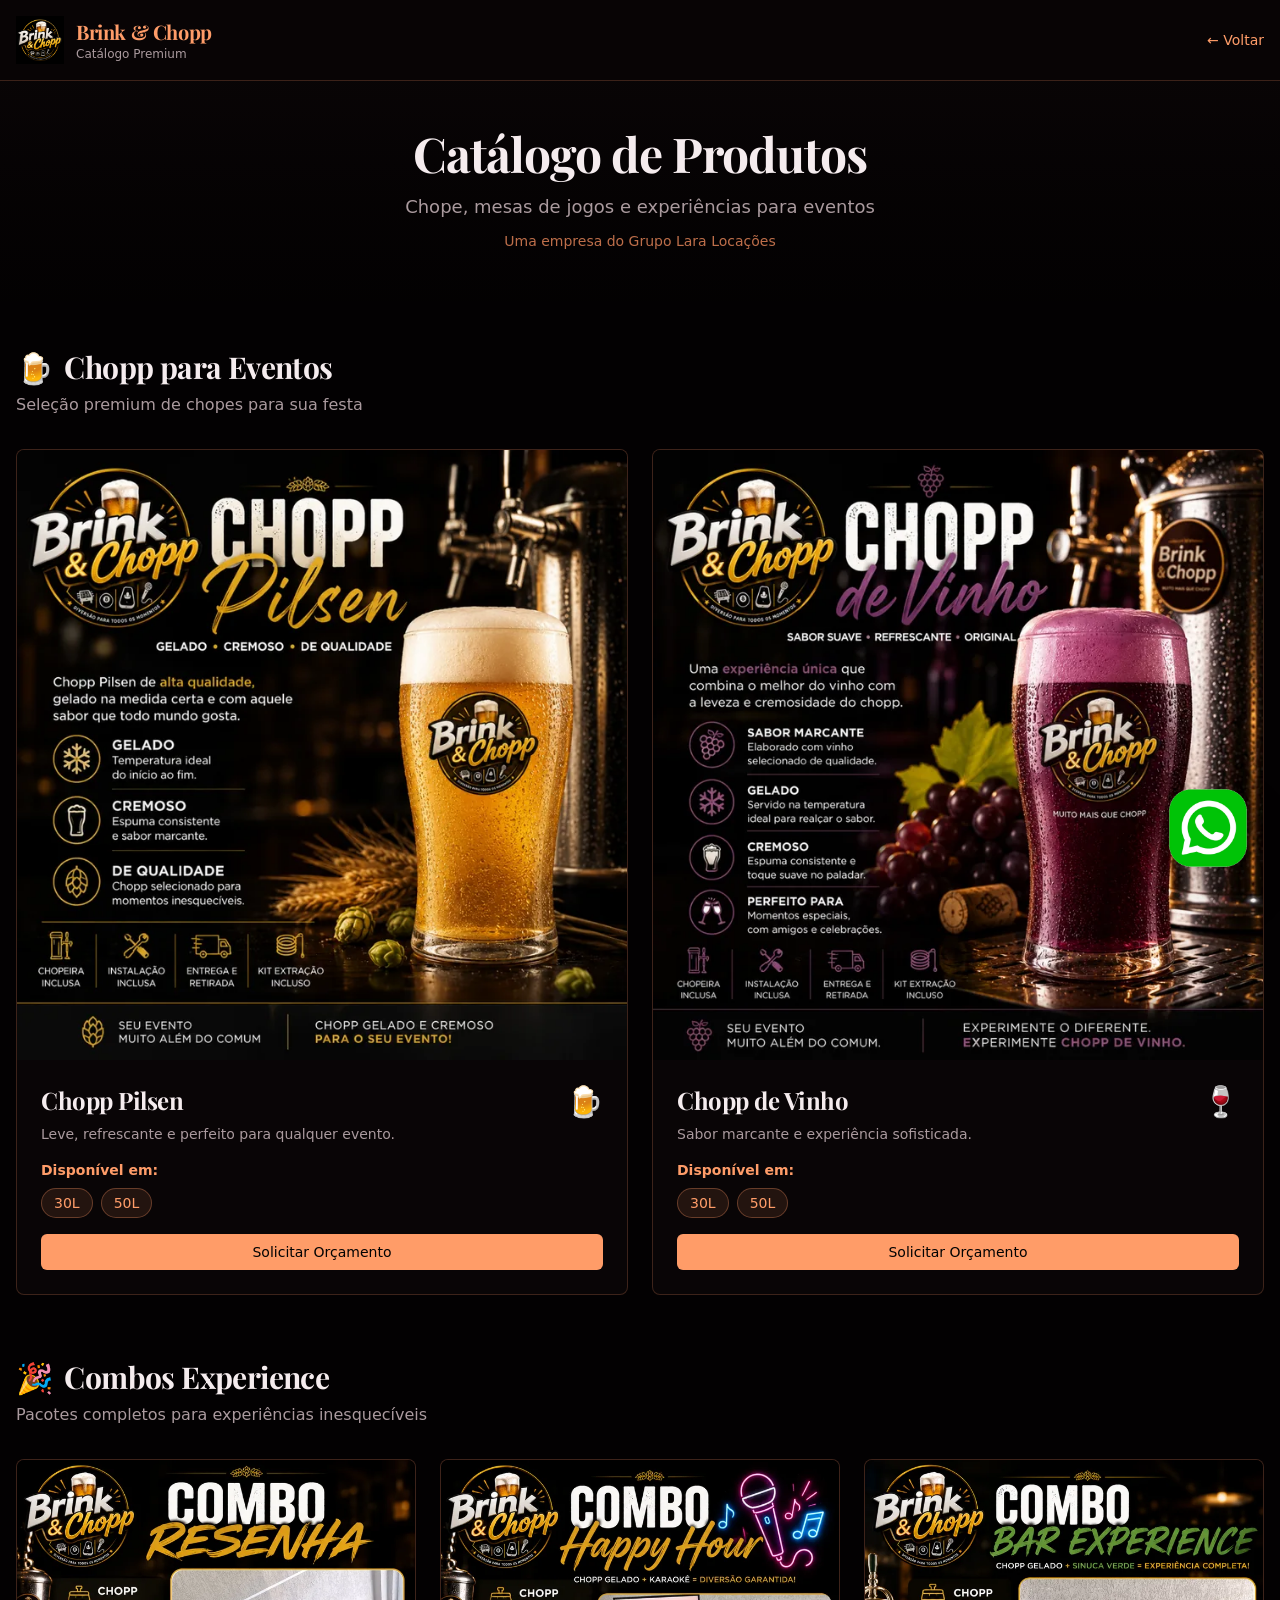
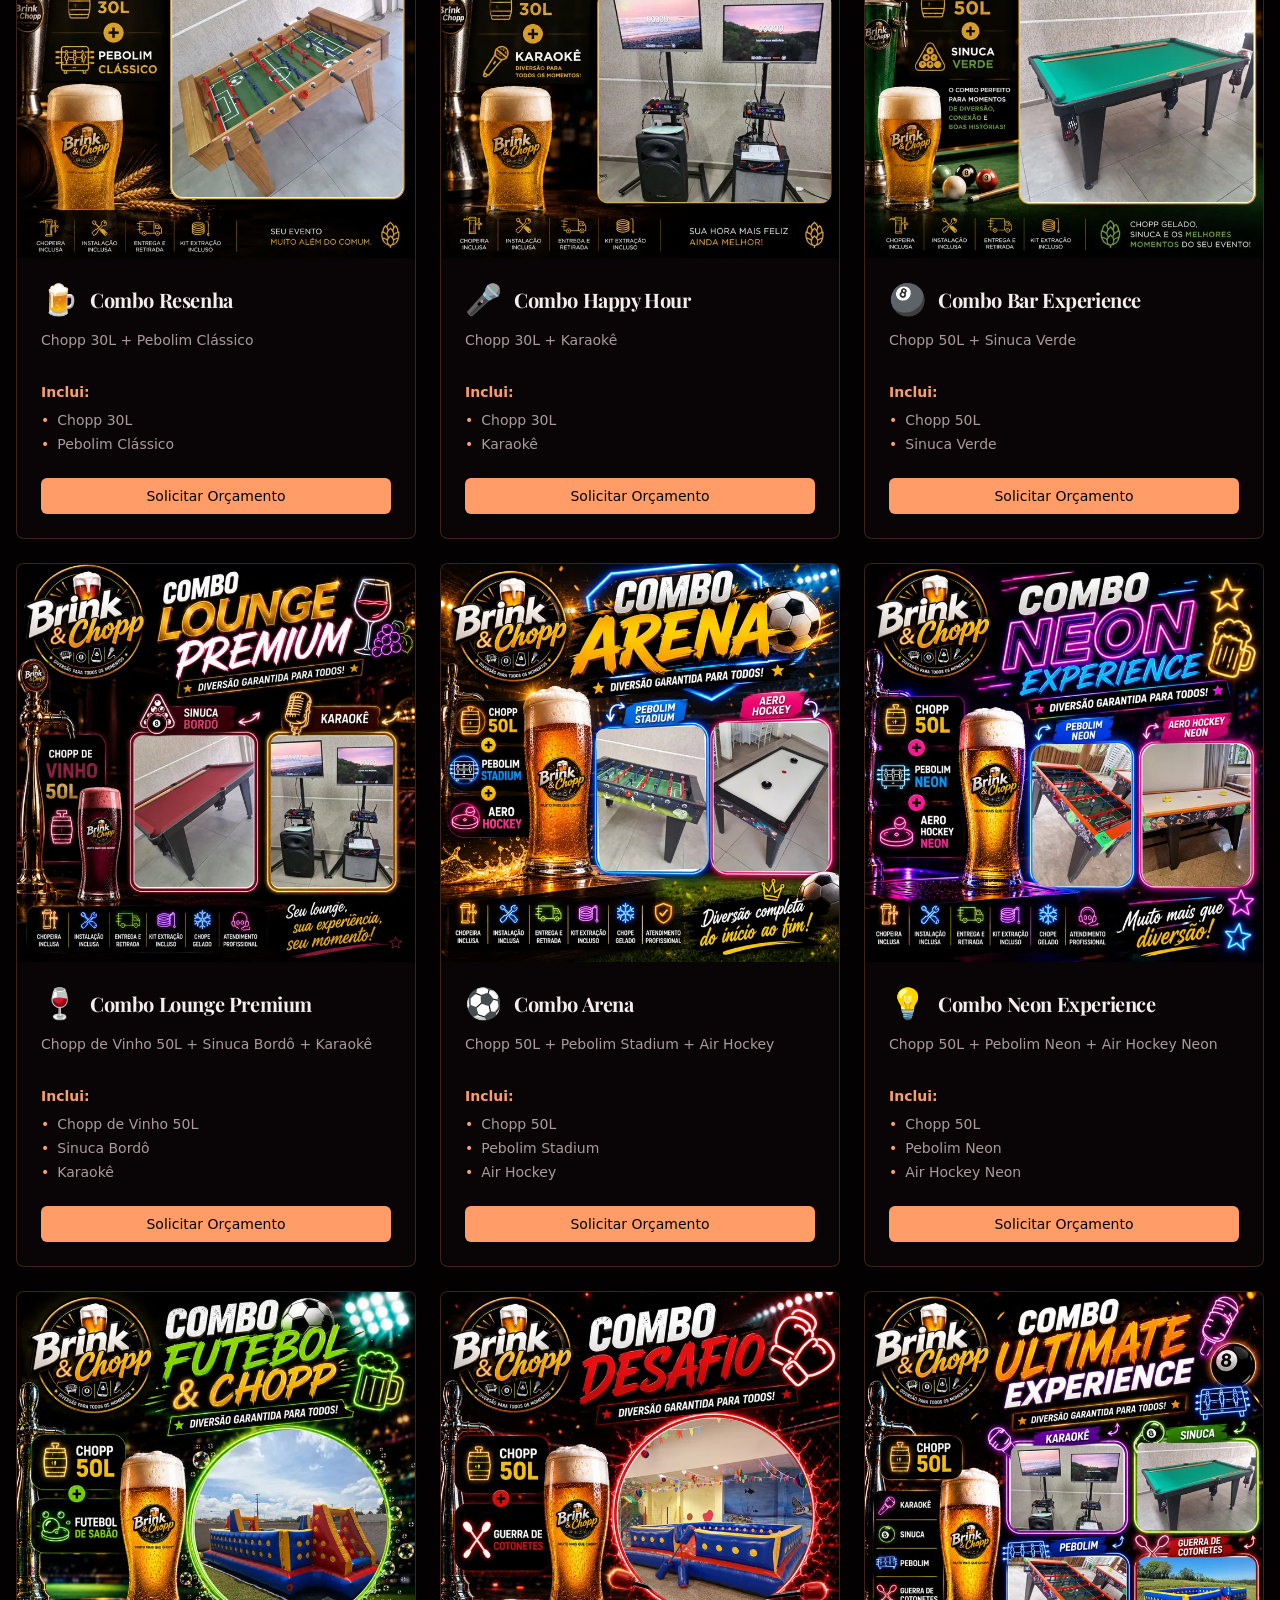
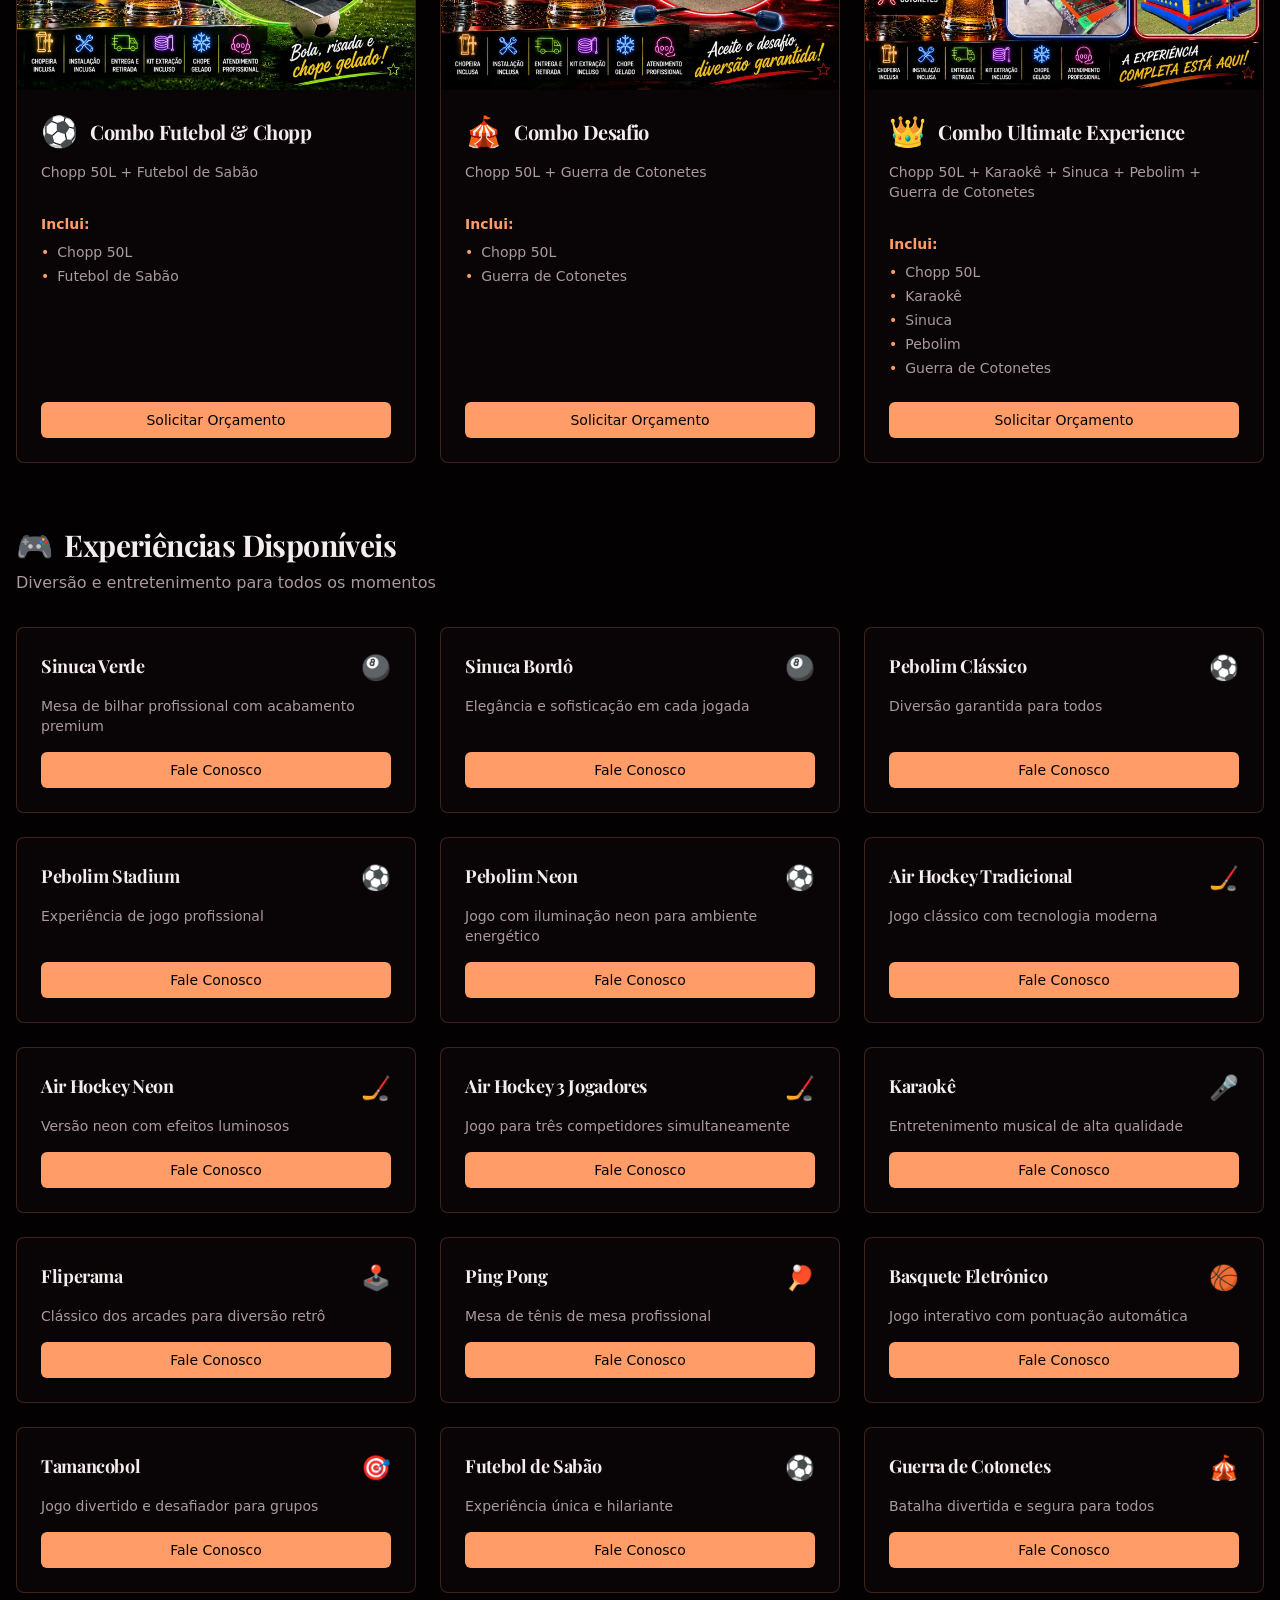
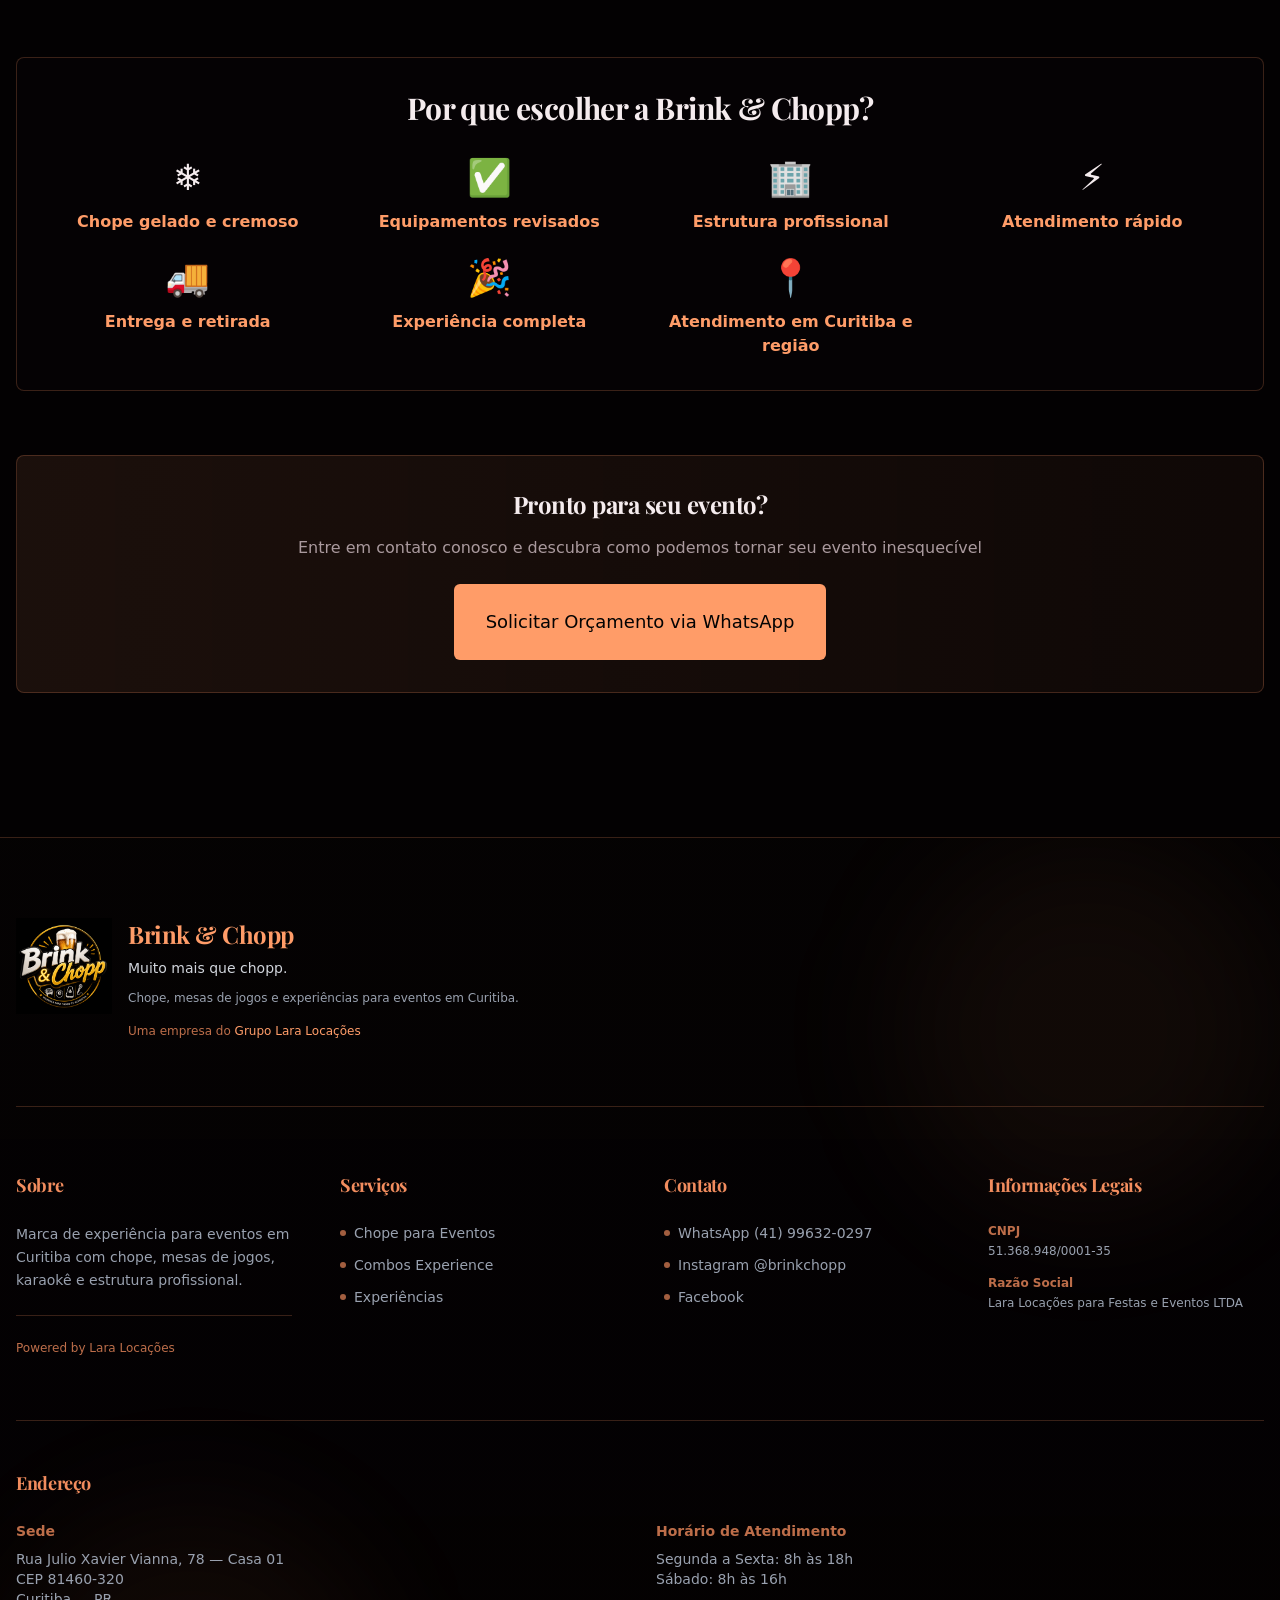
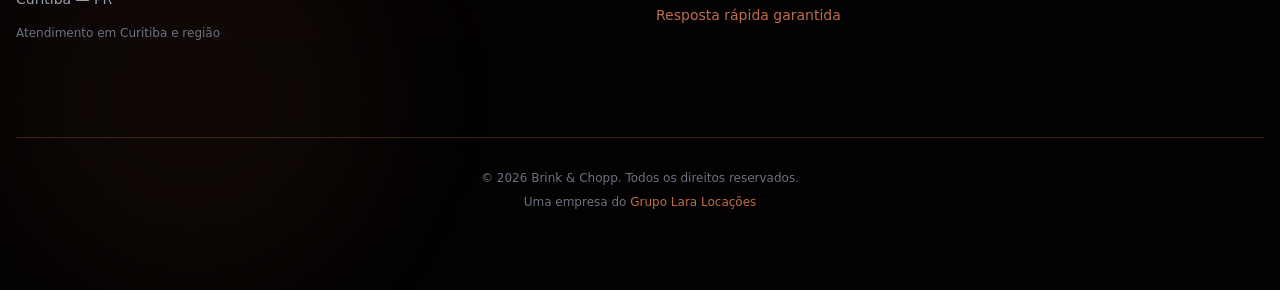
<file: catalogo/index.html>
<!DOCTYPE html>
<html lang="pt-BR">
<head>
  <meta charset="UTF-8">
  <meta name="viewport" content="width=device-width, initial-scale=1.0">
  <meta name="description" content="Catálogo de produtos Brink & Chopp: chope, combos, mesas de jogos, karaokê e experiências completas para eventos.">
  <meta name="keywords" content="chope para eventos Curitiba, aluguel karaokê, sinuca, pebolim, air hockey, eventos Curitiba">
  <meta property="og:title" content="Catálogo - Brink & Chopp">
  <meta property="og:description" content="Catálogo de produtos Brink & Chopp: chope, combos, mesas de jogos, karaokê e experiências completas para eventos.">
  <meta property="og:type" content="website">
  <link rel="canonical" href="./catalogo.html">
  <title>Catálogo - Brink & Chopp</title>
  <link rel="preconnect" href="https://fonts.googleapis.com">
  <link rel="preconnect" href="https://fonts.gstatic.com" crossorigin>
  <link href="https://fonts.googleapis.com/css2?family=Playfair+Display:wght@700&family=Inter:wght@400;500;600;700&display=swap" rel="stylesheet">
  <link rel="stylesheet" href="../assets/index-BB3Uing8.css">
</head>
<body>
  <div id="app"><!--lit-part 7WmkkFaLzpc=--><div class="min-h-screen bg-background text-foreground overflow-hidden"><header class="sticky top-0 z-40 bg-card/95 backdrop-blur border-b border-accent/20 py-4"><div class="container mx-auto px-4 flex items-center justify-between"><div class="flex items-center gap-3"><!--lit-node 4--><img src="../media/brink-chopp-logo-new.png" alt="Brink & Chopp" class="h-12 w-auto" /><div><h1 class="text-xl font-bold text-accent" style="font-family: 'Playfair Display', serif">Brink & Chopp</h1><p class="text-xs text-muted-foreground">Catálogo Premium</p></div></div><a href="../index.html" class="text-sm text-accent hover:text-accent/80 transition-colors">← Voltar</a></div></header><section class="py-12 bg-gradient-to-b from-card to-background"><div class="container mx-auto px-4 text-center"><h2 class="text-4xl md:text-5xl font-bold mb-4" style="font-family: 'Playfair Display', serif">Catálogo de Produtos</h2><p class="text-lg text-muted-foreground mb-2">Chope, mesas de jogos e experiências para eventos</p><!--lit-node 13--><a href="https://www.laralocacoes.com" target="_blank" rel="noopener noreferrer" class="text-sm text-accent/70 hover:text-accent transition-colors inline-block">Uma empresa do Grupo Lara Locações</a></div></section><main class="container mx-auto px-4 py-12"><section id="chopp" class="mb-16"><div class="mb-8"><h3 class="text-3xl font-bold mb-2 flex items-center gap-3"><span class="text-3xl">🍺</span>Chopp para Eventos</h3><p class="text-muted-foreground">Seleção premium de chopes para sua festa</p></div><div class="grid grid-cols-1 md:grid-cols-2 gap-6 mb-12"><!--lit-part--><!--lit-part O5xGHe52OSo=--><div class="bg-card border border-accent/20 rounded-lg overflow-hidden hover:border-accent/50 transition-all duration-300 hover:shadow-lg hover:shadow-accent/10 flex flex-col"><!--lit-part Wp8hJzPEZDI=--><div class="aspect-square w-full overflow-hidden bg-black/40"><!--lit-node 1--><img src="../media/catalogo/ChopPilsen.webp" alt="Chopp Pilsen" loading="lazy" decoding="async" width="720" height="720" sizes="(min-width: 768px) 50vw, 100vw" class="w-full h-full object-cover hover:scale-105 transition-transform duration-500" /></div><!--/lit-part--><div class="p-6 flex flex-col flex-grow"><div class="flex items-start justify-between mb-4"><div><h4 class="text-2xl font-bold mb-2"><!--lit-part-->Chopp Pilsen<!--/lit-part--></h4><p class="text-muted-foreground text-sm"><!--lit-part-->Leve, refrescante e perfeito para qualquer evento.<!--/lit-part--></p></div><span class="text-3xl"><!--lit-part-->🍺<!--/lit-part--></span></div><!--lit-part umX8wBgENoA=--><div class="mb-4"><p class="text-sm font-semibold text-accent mb-2">Disponível em:</p><div class="flex gap-2"><!--lit-part--><!--lit-part iTq+c8yX/Uw=--><span class="px-3 py-1 bg-accent/10 border border-accent/30 rounded-full text-sm text-accent"><!--lit-part-->30L<!--/lit-part--></span><!--/lit-part--><!--lit-part iTq+c8yX/Uw=--><span class="px-3 py-1 bg-accent/10 border border-accent/30 rounded-full text-sm text-accent"><!--lit-part-->50L<!--/lit-part--></span><!--/lit-part--><!--/lit-part--></div></div><!--/lit-part--><div class="mt-auto"><!--lit-part r4456em3wlk=--><!--lit-node 0--><a href="https://wa.me/5541996320297?text=Vim%20do%20site%20da%20Brink%20%26%20Chopp%20e%20gostaria%20de%20realizar%20um%20or%C3%A7amento.%20Item%20de%20interesse%3A%20Chopp%20Pilsen" target="_blank" rel="noopener noreferrer" class="w-full bg-accent hover:bg-accent/90 text-accent-foreground inline-flex items-center justify-center gap-2 whitespace-nowrap rounded-md text-sm font-medium transition-all px-4 py-2" aria-label="Solicitar Orçamento - Chopp Pilsen"><!--lit-part-->Solicitar Orçamento<!--/lit-part--></a><!--/lit-part--></div></div></div><!--/lit-part--><!--lit-part O5xGHe52OSo=--><div class="bg-card border border-accent/20 rounded-lg overflow-hidden hover:border-accent/50 transition-all duration-300 hover:shadow-lg hover:shadow-accent/10 flex flex-col"><!--lit-part Wp8hJzPEZDI=--><div class="aspect-square w-full overflow-hidden bg-black/40"><!--lit-node 1--><img src="../media/catalogo/ChopdeVinho.webp" alt="Chopp de Vinho" loading="lazy" decoding="async" width="720" height="720" sizes="(min-width: 768px) 50vw, 100vw" class="w-full h-full object-cover hover:scale-105 transition-transform duration-500" /></div><!--/lit-part--><div class="p-6 flex flex-col flex-grow"><div class="flex items-start justify-between mb-4"><div><h4 class="text-2xl font-bold mb-2"><!--lit-part-->Chopp de Vinho<!--/lit-part--></h4><p class="text-muted-foreground text-sm"><!--lit-part-->Sabor marcante e experiência sofisticada.<!--/lit-part--></p></div><span class="text-3xl"><!--lit-part-->🍷<!--/lit-part--></span></div><!--lit-part umX8wBgENoA=--><div class="mb-4"><p class="text-sm font-semibold text-accent mb-2">Disponível em:</p><div class="flex gap-2"><!--lit-part--><!--lit-part iTq+c8yX/Uw=--><span class="px-3 py-1 bg-accent/10 border border-accent/30 rounded-full text-sm text-accent"><!--lit-part-->30L<!--/lit-part--></span><!--/lit-part--><!--lit-part iTq+c8yX/Uw=--><span class="px-3 py-1 bg-accent/10 border border-accent/30 rounded-full text-sm text-accent"><!--lit-part-->50L<!--/lit-part--></span><!--/lit-part--><!--/lit-part--></div></div><!--/lit-part--><div class="mt-auto"><!--lit-part r4456em3wlk=--><!--lit-node 0--><a href="https://wa.me/5541996320297?text=Vim%20do%20site%20da%20Brink%20%26%20Chopp%20e%20gostaria%20de%20realizar%20um%20or%C3%A7amento.%20Item%20de%20interesse%3A%20Chopp%20de%20Vinho" target="_blank" rel="noopener noreferrer" class="w-full bg-accent hover:bg-accent/90 text-accent-foreground inline-flex items-center justify-center gap-2 whitespace-nowrap rounded-md text-sm font-medium transition-all px-4 py-2" aria-label="Solicitar Orçamento - Chopp de Vinho"><!--lit-part-->Solicitar Orçamento<!--/lit-part--></a><!--/lit-part--></div></div></div><!--/lit-part--><!--/lit-part--></div></section><section id="combos" class="mb-16"><div class="mb-8"><h3 class="text-3xl font-bold mb-2 flex items-center gap-3"><span class="text-3xl">🎉</span>Combos Experience</h3><p class="text-muted-foreground">Pacotes completos para experiências inesquecíveis</p></div><div class="grid grid-cols-1 md:grid-cols-2 lg:grid-cols-3 gap-6 mb-12"><!--lit-part--><!--lit-part KVFSEORgHuE=--><div class="bg-card border border-accent/20 rounded-lg overflow-hidden hover:border-accent/50 transition-all duration-300 hover:shadow-lg hover:shadow-accent/10 flex flex-col"><!--lit-part +jbkNet7Nvc=--><div class="aspect-square w-full overflow-hidden bg-black/40"><!--lit-node 1--><img src="../media/catalogo/ComboResenha.webp" alt="Combo Resenha" loading="lazy" decoding="async" width="720" height="720" sizes="(min-width: 1024px) 33vw, (min-width: 768px) 50vw, 100vw" class="w-full h-full object-cover hover:scale-105 transition-transform duration-500" /></div><!--/lit-part--><div class="p-6 flex flex-col flex-grow"><div class="mb-4"><div class="flex items-center gap-3 mb-3"><span class="text-3xl"><!--lit-part-->🍺<!--/lit-part--></span><h4 class="text-xl font-bold"><!--lit-part-->Combo Resenha<!--/lit-part--></h4></div><p class="text-muted-foreground text-sm mb-4"><!--lit-part-->Chopp 30L + Pebolim Clássico<!--/lit-part--></p></div><div class="mb-6 flex-grow"><p class="text-sm font-semibold text-accent mb-2">Inclui:</p><ul class="space-y-1"><!--lit-part--><!--lit-part IUeFgLbSuw4=--><li class="text-sm text-muted-foreground flex items-center gap-2"><span class="text-accent">•</span><!--lit-part-->Chopp 30L<!--/lit-part--></li><!--/lit-part--><!--lit-part IUeFgLbSuw4=--><li class="text-sm text-muted-foreground flex items-center gap-2"><span class="text-accent">•</span><!--lit-part-->Pebolim Clássico<!--/lit-part--></li><!--/lit-part--><!--/lit-part--></ul></div><div class="mt-auto"><!--lit-part r4456em3wlk=--><!--lit-node 0--><a href="https://wa.me/5541996320297?text=Vim%20do%20site%20da%20Brink%20%26%20Chopp%20e%20gostaria%20de%20realizar%20um%20or%C3%A7amento.%20Item%20de%20interesse%3A%20Combo%20Resenha" target="_blank" rel="noopener noreferrer" class="w-full bg-accent hover:bg-accent/90 text-accent-foreground inline-flex items-center justify-center gap-2 whitespace-nowrap rounded-md text-sm font-medium transition-all px-4 py-2" aria-label="Solicitar Orçamento - Combo Resenha"><!--lit-part-->Solicitar Orçamento<!--/lit-part--></a><!--/lit-part--></div></div></div><!--/lit-part--><!--lit-part KVFSEORgHuE=--><div class="bg-card border border-accent/20 rounded-lg overflow-hidden hover:border-accent/50 transition-all duration-300 hover:shadow-lg hover:shadow-accent/10 flex flex-col"><!--lit-part +jbkNet7Nvc=--><div class="aspect-square w-full overflow-hidden bg-black/40"><!--lit-node 1--><img src="../media/catalogo/ComboHappyHour.webp" alt="Combo Happy Hour" loading="lazy" decoding="async" width="720" height="720" sizes="(min-width: 1024px) 33vw, (min-width: 768px) 50vw, 100vw" class="w-full h-full object-cover hover:scale-105 transition-transform duration-500" /></div><!--/lit-part--><div class="p-6 flex flex-col flex-grow"><div class="mb-4"><div class="flex items-center gap-3 mb-3"><span class="text-3xl"><!--lit-part-->🎤<!--/lit-part--></span><h4 class="text-xl font-bold"><!--lit-part-->Combo Happy Hour<!--/lit-part--></h4></div><p class="text-muted-foreground text-sm mb-4"><!--lit-part-->Chopp 30L + Karaokê<!--/lit-part--></p></div><div class="mb-6 flex-grow"><p class="text-sm font-semibold text-accent mb-2">Inclui:</p><ul class="space-y-1"><!--lit-part--><!--lit-part IUeFgLbSuw4=--><li class="text-sm text-muted-foreground flex items-center gap-2"><span class="text-accent">•</span><!--lit-part-->Chopp 30L<!--/lit-part--></li><!--/lit-part--><!--lit-part IUeFgLbSuw4=--><li class="text-sm text-muted-foreground flex items-center gap-2"><span class="text-accent">•</span><!--lit-part-->Karaokê<!--/lit-part--></li><!--/lit-part--><!--/lit-part--></ul></div><div class="mt-auto"><!--lit-part r4456em3wlk=--><!--lit-node 0--><a href="https://wa.me/5541996320297?text=Vim%20do%20site%20da%20Brink%20%26%20Chopp%20e%20gostaria%20de%20realizar%20um%20or%C3%A7amento.%20Item%20de%20interesse%3A%20Combo%20Happy%20Hour" target="_blank" rel="noopener noreferrer" class="w-full bg-accent hover:bg-accent/90 text-accent-foreground inline-flex items-center justify-center gap-2 whitespace-nowrap rounded-md text-sm font-medium transition-all px-4 py-2" aria-label="Solicitar Orçamento - Combo Happy Hour"><!--lit-part-->Solicitar Orçamento<!--/lit-part--></a><!--/lit-part--></div></div></div><!--/lit-part--><!--lit-part KVFSEORgHuE=--><div class="bg-card border border-accent/20 rounded-lg overflow-hidden hover:border-accent/50 transition-all duration-300 hover:shadow-lg hover:shadow-accent/10 flex flex-col"><!--lit-part +jbkNet7Nvc=--><div class="aspect-square w-full overflow-hidden bg-black/40"><!--lit-node 1--><img src="../media/catalogo/ComboBarExperience.webp" alt="Combo Bar Experience" loading="lazy" decoding="async" width="720" height="720" sizes="(min-width: 1024px) 33vw, (min-width: 768px) 50vw, 100vw" class="w-full h-full object-cover hover:scale-105 transition-transform duration-500" /></div><!--/lit-part--><div class="p-6 flex flex-col flex-grow"><div class="mb-4"><div class="flex items-center gap-3 mb-3"><span class="text-3xl"><!--lit-part-->🎱<!--/lit-part--></span><h4 class="text-xl font-bold"><!--lit-part-->Combo Bar Experience<!--/lit-part--></h4></div><p class="text-muted-foreground text-sm mb-4"><!--lit-part-->Chopp 50L + Sinuca Verde<!--/lit-part--></p></div><div class="mb-6 flex-grow"><p class="text-sm font-semibold text-accent mb-2">Inclui:</p><ul class="space-y-1"><!--lit-part--><!--lit-part IUeFgLbSuw4=--><li class="text-sm text-muted-foreground flex items-center gap-2"><span class="text-accent">•</span><!--lit-part-->Chopp 50L<!--/lit-part--></li><!--/lit-part--><!--lit-part IUeFgLbSuw4=--><li class="text-sm text-muted-foreground flex items-center gap-2"><span class="text-accent">•</span><!--lit-part-->Sinuca Verde<!--/lit-part--></li><!--/lit-part--><!--/lit-part--></ul></div><div class="mt-auto"><!--lit-part r4456em3wlk=--><!--lit-node 0--><a href="https://wa.me/5541996320297?text=Vim%20do%20site%20da%20Brink%20%26%20Chopp%20e%20gostaria%20de%20realizar%20um%20or%C3%A7amento.%20Item%20de%20interesse%3A%20Combo%20Bar%20Experience" target="_blank" rel="noopener noreferrer" class="w-full bg-accent hover:bg-accent/90 text-accent-foreground inline-flex items-center justify-center gap-2 whitespace-nowrap rounded-md text-sm font-medium transition-all px-4 py-2" aria-label="Solicitar Orçamento - Combo Bar Experience"><!--lit-part-->Solicitar Orçamento<!--/lit-part--></a><!--/lit-part--></div></div></div><!--/lit-part--><!--lit-part KVFSEORgHuE=--><div class="bg-card border border-accent/20 rounded-lg overflow-hidden hover:border-accent/50 transition-all duration-300 hover:shadow-lg hover:shadow-accent/10 flex flex-col"><!--lit-part +jbkNet7Nvc=--><div class="aspect-square w-full overflow-hidden bg-black/40"><!--lit-node 1--><img src="../media/catalogo/ComboLoungePremium.webp" alt="Combo Lounge Premium" loading="lazy" decoding="async" width="720" height="720" sizes="(min-width: 1024px) 33vw, (min-width: 768px) 50vw, 100vw" class="w-full h-full object-cover hover:scale-105 transition-transform duration-500" /></div><!--/lit-part--><div class="p-6 flex flex-col flex-grow"><div class="mb-4"><div class="flex items-center gap-3 mb-3"><span class="text-3xl"><!--lit-part-->🍷<!--/lit-part--></span><h4 class="text-xl font-bold"><!--lit-part-->Combo Lounge Premium<!--/lit-part--></h4></div><p class="text-muted-foreground text-sm mb-4"><!--lit-part-->Chopp de Vinho 50L + Sinuca Bordô + Karaokê<!--/lit-part--></p></div><div class="mb-6 flex-grow"><p class="text-sm font-semibold text-accent mb-2">Inclui:</p><ul class="space-y-1"><!--lit-part--><!--lit-part IUeFgLbSuw4=--><li class="text-sm text-muted-foreground flex items-center gap-2"><span class="text-accent">•</span><!--lit-part-->Chopp de Vinho 50L<!--/lit-part--></li><!--/lit-part--><!--lit-part IUeFgLbSuw4=--><li class="text-sm text-muted-foreground flex items-center gap-2"><span class="text-accent">•</span><!--lit-part-->Sinuca Bordô<!--/lit-part--></li><!--/lit-part--><!--lit-part IUeFgLbSuw4=--><li class="text-sm text-muted-foreground flex items-center gap-2"><span class="text-accent">•</span><!--lit-part-->Karaokê<!--/lit-part--></li><!--/lit-part--><!--/lit-part--></ul></div><div class="mt-auto"><!--lit-part r4456em3wlk=--><!--lit-node 0--><a href="https://wa.me/5541996320297?text=Vim%20do%20site%20da%20Brink%20%26%20Chopp%20e%20gostaria%20de%20realizar%20um%20or%C3%A7amento.%20Item%20de%20interesse%3A%20Combo%20Lounge%20Premium" target="_blank" rel="noopener noreferrer" class="w-full bg-accent hover:bg-accent/90 text-accent-foreground inline-flex items-center justify-center gap-2 whitespace-nowrap rounded-md text-sm font-medium transition-all px-4 py-2" aria-label="Solicitar Orçamento - Combo Lounge Premium"><!--lit-part-->Solicitar Orçamento<!--/lit-part--></a><!--/lit-part--></div></div></div><!--/lit-part--><!--lit-part KVFSEORgHuE=--><div class="bg-card border border-accent/20 rounded-lg overflow-hidden hover:border-accent/50 transition-all duration-300 hover:shadow-lg hover:shadow-accent/10 flex flex-col"><!--lit-part +jbkNet7Nvc=--><div class="aspect-square w-full overflow-hidden bg-black/40"><!--lit-node 1--><img src="../media/catalogo/ComboArena.webp" alt="Combo Arena" loading="lazy" decoding="async" width="720" height="720" sizes="(min-width: 1024px) 33vw, (min-width: 768px) 50vw, 100vw" class="w-full h-full object-cover hover:scale-105 transition-transform duration-500" /></div><!--/lit-part--><div class="p-6 flex flex-col flex-grow"><div class="mb-4"><div class="flex items-center gap-3 mb-3"><span class="text-3xl"><!--lit-part-->⚽<!--/lit-part--></span><h4 class="text-xl font-bold"><!--lit-part-->Combo Arena<!--/lit-part--></h4></div><p class="text-muted-foreground text-sm mb-4"><!--lit-part-->Chopp 50L + Pebolim Stadium + Air Hockey<!--/lit-part--></p></div><div class="mb-6 flex-grow"><p class="text-sm font-semibold text-accent mb-2">Inclui:</p><ul class="space-y-1"><!--lit-part--><!--lit-part IUeFgLbSuw4=--><li class="text-sm text-muted-foreground flex items-center gap-2"><span class="text-accent">•</span><!--lit-part-->Chopp 50L<!--/lit-part--></li><!--/lit-part--><!--lit-part IUeFgLbSuw4=--><li class="text-sm text-muted-foreground flex items-center gap-2"><span class="text-accent">•</span><!--lit-part-->Pebolim Stadium<!--/lit-part--></li><!--/lit-part--><!--lit-part IUeFgLbSuw4=--><li class="text-sm text-muted-foreground flex items-center gap-2"><span class="text-accent">•</span><!--lit-part-->Air Hockey<!--/lit-part--></li><!--/lit-part--><!--/lit-part--></ul></div><div class="mt-auto"><!--lit-part r4456em3wlk=--><!--lit-node 0--><a href="https://wa.me/5541996320297?text=Vim%20do%20site%20da%20Brink%20%26%20Chopp%20e%20gostaria%20de%20realizar%20um%20or%C3%A7amento.%20Item%20de%20interesse%3A%20Combo%20Arena" target="_blank" rel="noopener noreferrer" class="w-full bg-accent hover:bg-accent/90 text-accent-foreground inline-flex items-center justify-center gap-2 whitespace-nowrap rounded-md text-sm font-medium transition-all px-4 py-2" aria-label="Solicitar Orçamento - Combo Arena"><!--lit-part-->Solicitar Orçamento<!--/lit-part--></a><!--/lit-part--></div></div></div><!--/lit-part--><!--lit-part KVFSEORgHuE=--><div class="bg-card border border-accent/20 rounded-lg overflow-hidden hover:border-accent/50 transition-all duration-300 hover:shadow-lg hover:shadow-accent/10 flex flex-col"><!--lit-part +jbkNet7Nvc=--><div class="aspect-square w-full overflow-hidden bg-black/40"><!--lit-node 1--><img src="../media/catalogo/ComboNeonExperience.webp" alt="Combo Neon Experience" loading="lazy" decoding="async" width="720" height="720" sizes="(min-width: 1024px) 33vw, (min-width: 768px) 50vw, 100vw" class="w-full h-full object-cover hover:scale-105 transition-transform duration-500" /></div><!--/lit-part--><div class="p-6 flex flex-col flex-grow"><div class="mb-4"><div class="flex items-center gap-3 mb-3"><span class="text-3xl"><!--lit-part-->💡<!--/lit-part--></span><h4 class="text-xl font-bold"><!--lit-part-->Combo Neon Experience<!--/lit-part--></h4></div><p class="text-muted-foreground text-sm mb-4"><!--lit-part-->Chopp 50L + Pebolim Neon + Air Hockey Neon<!--/lit-part--></p></div><div class="mb-6 flex-grow"><p class="text-sm font-semibold text-accent mb-2">Inclui:</p><ul class="space-y-1"><!--lit-part--><!--lit-part IUeFgLbSuw4=--><li class="text-sm text-muted-foreground flex items-center gap-2"><span class="text-accent">•</span><!--lit-part-->Chopp 50L<!--/lit-part--></li><!--/lit-part--><!--lit-part IUeFgLbSuw4=--><li class="text-sm text-muted-foreground flex items-center gap-2"><span class="text-accent">•</span><!--lit-part-->Pebolim Neon<!--/lit-part--></li><!--/lit-part--><!--lit-part IUeFgLbSuw4=--><li class="text-sm text-muted-foreground flex items-center gap-2"><span class="text-accent">•</span><!--lit-part-->Air Hockey Neon<!--/lit-part--></li><!--/lit-part--><!--/lit-part--></ul></div><div class="mt-auto"><!--lit-part r4456em3wlk=--><!--lit-node 0--><a href="https://wa.me/5541996320297?text=Vim%20do%20site%20da%20Brink%20%26%20Chopp%20e%20gostaria%20de%20realizar%20um%20or%C3%A7amento.%20Item%20de%20interesse%3A%20Combo%20Neon%20Experience" target="_blank" rel="noopener noreferrer" class="w-full bg-accent hover:bg-accent/90 text-accent-foreground inline-flex items-center justify-center gap-2 whitespace-nowrap rounded-md text-sm font-medium transition-all px-4 py-2" aria-label="Solicitar Orçamento - Combo Neon Experience"><!--lit-part-->Solicitar Orçamento<!--/lit-part--></a><!--/lit-part--></div></div></div><!--/lit-part--><!--lit-part KVFSEORgHuE=--><div class="bg-card border border-accent/20 rounded-lg overflow-hidden hover:border-accent/50 transition-all duration-300 hover:shadow-lg hover:shadow-accent/10 flex flex-col"><!--lit-part +jbkNet7Nvc=--><div class="aspect-square w-full overflow-hidden bg-black/40"><!--lit-node 1--><img src="../media/catalogo/ComboFuteboleChopp.webp" alt="Combo Futebol &amp; Chopp" loading="lazy" decoding="async" width="720" height="720" sizes="(min-width: 1024px) 33vw, (min-width: 768px) 50vw, 100vw" class="w-full h-full object-cover hover:scale-105 transition-transform duration-500" /></div><!--/lit-part--><div class="p-6 flex flex-col flex-grow"><div class="mb-4"><div class="flex items-center gap-3 mb-3"><span class="text-3xl"><!--lit-part-->⚽<!--/lit-part--></span><h4 class="text-xl font-bold"><!--lit-part-->Combo Futebol &amp; Chopp<!--/lit-part--></h4></div><p class="text-muted-foreground text-sm mb-4"><!--lit-part-->Chopp 50L + Futebol de Sabão<!--/lit-part--></p></div><div class="mb-6 flex-grow"><p class="text-sm font-semibold text-accent mb-2">Inclui:</p><ul class="space-y-1"><!--lit-part--><!--lit-part IUeFgLbSuw4=--><li class="text-sm text-muted-foreground flex items-center gap-2"><span class="text-accent">•</span><!--lit-part-->Chopp 50L<!--/lit-part--></li><!--/lit-part--><!--lit-part IUeFgLbSuw4=--><li class="text-sm text-muted-foreground flex items-center gap-2"><span class="text-accent">•</span><!--lit-part-->Futebol de Sabão<!--/lit-part--></li><!--/lit-part--><!--/lit-part--></ul></div><div class="mt-auto"><!--lit-part r4456em3wlk=--><!--lit-node 0--><a href="https://wa.me/5541996320297?text=Vim%20do%20site%20da%20Brink%20%26%20Chopp%20e%20gostaria%20de%20realizar%20um%20or%C3%A7amento.%20Item%20de%20interesse%3A%20Combo%20Futebol%20%26%20Chopp" target="_blank" rel="noopener noreferrer" class="w-full bg-accent hover:bg-accent/90 text-accent-foreground inline-flex items-center justify-center gap-2 whitespace-nowrap rounded-md text-sm font-medium transition-all px-4 py-2" aria-label="Solicitar Orçamento - Combo Futebol &amp; Chopp"><!--lit-part-->Solicitar Orçamento<!--/lit-part--></a><!--/lit-part--></div></div></div><!--/lit-part--><!--lit-part KVFSEORgHuE=--><div class="bg-card border border-accent/20 rounded-lg overflow-hidden hover:border-accent/50 transition-all duration-300 hover:shadow-lg hover:shadow-accent/10 flex flex-col"><!--lit-part +jbkNet7Nvc=--><div class="aspect-square w-full overflow-hidden bg-black/40"><!--lit-node 1--><img src="../media/catalogo/ComboDesafio.webp" alt="Combo Desafio" loading="lazy" decoding="async" width="720" height="720" sizes="(min-width: 1024px) 33vw, (min-width: 768px) 50vw, 100vw" class="w-full h-full object-cover hover:scale-105 transition-transform duration-500" /></div><!--/lit-part--><div class="p-6 flex flex-col flex-grow"><div class="mb-4"><div class="flex items-center gap-3 mb-3"><span class="text-3xl"><!--lit-part-->🎪<!--/lit-part--></span><h4 class="text-xl font-bold"><!--lit-part-->Combo Desafio<!--/lit-part--></h4></div><p class="text-muted-foreground text-sm mb-4"><!--lit-part-->Chopp 50L + Guerra de Cotonetes<!--/lit-part--></p></div><div class="mb-6 flex-grow"><p class="text-sm font-semibold text-accent mb-2">Inclui:</p><ul class="space-y-1"><!--lit-part--><!--lit-part IUeFgLbSuw4=--><li class="text-sm text-muted-foreground flex items-center gap-2"><span class="text-accent">•</span><!--lit-part-->Chopp 50L<!--/lit-part--></li><!--/lit-part--><!--lit-part IUeFgLbSuw4=--><li class="text-sm text-muted-foreground flex items-center gap-2"><span class="text-accent">•</span><!--lit-part-->Guerra de Cotonetes<!--/lit-part--></li><!--/lit-part--><!--/lit-part--></ul></div><div class="mt-auto"><!--lit-part r4456em3wlk=--><!--lit-node 0--><a href="https://wa.me/5541996320297?text=Vim%20do%20site%20da%20Brink%20%26%20Chopp%20e%20gostaria%20de%20realizar%20um%20or%C3%A7amento.%20Item%20de%20interesse%3A%20Combo%20Desafio" target="_blank" rel="noopener noreferrer" class="w-full bg-accent hover:bg-accent/90 text-accent-foreground inline-flex items-center justify-center gap-2 whitespace-nowrap rounded-md text-sm font-medium transition-all px-4 py-2" aria-label="Solicitar Orçamento - Combo Desafio"><!--lit-part-->Solicitar Orçamento<!--/lit-part--></a><!--/lit-part--></div></div></div><!--/lit-part--><!--lit-part KVFSEORgHuE=--><div class="bg-card border border-accent/20 rounded-lg overflow-hidden hover:border-accent/50 transition-all duration-300 hover:shadow-lg hover:shadow-accent/10 flex flex-col"><!--lit-part +jbkNet7Nvc=--><div class="aspect-square w-full overflow-hidden bg-black/40"><!--lit-node 1--><img src="../media/catalogo/ComboUltimateExperience.webp" alt="Combo Ultimate Experience" loading="lazy" decoding="async" width="720" height="720" sizes="(min-width: 1024px) 33vw, (min-width: 768px) 50vw, 100vw" class="w-full h-full object-cover hover:scale-105 transition-transform duration-500" /></div><!--/lit-part--><div class="p-6 flex flex-col flex-grow"><div class="mb-4"><div class="flex items-center gap-3 mb-3"><span class="text-3xl"><!--lit-part-->👑<!--/lit-part--></span><h4 class="text-xl font-bold"><!--lit-part-->Combo Ultimate Experience<!--/lit-part--></h4></div><p class="text-muted-foreground text-sm mb-4"><!--lit-part-->Chopp 50L + Karaokê + Sinuca + Pebolim + Guerra de Cotonetes<!--/lit-part--></p></div><div class="mb-6 flex-grow"><p class="text-sm font-semibold text-accent mb-2">Inclui:</p><ul class="space-y-1"><!--lit-part--><!--lit-part IUeFgLbSuw4=--><li class="text-sm text-muted-foreground flex items-center gap-2"><span class="text-accent">•</span><!--lit-part-->Chopp 50L<!--/lit-part--></li><!--/lit-part--><!--lit-part IUeFgLbSuw4=--><li class="text-sm text-muted-foreground flex items-center gap-2"><span class="text-accent">•</span><!--lit-part-->Karaokê<!--/lit-part--></li><!--/lit-part--><!--lit-part IUeFgLbSuw4=--><li class="text-sm text-muted-foreground flex items-center gap-2"><span class="text-accent">•</span><!--lit-part-->Sinuca<!--/lit-part--></li><!--/lit-part--><!--lit-part IUeFgLbSuw4=--><li class="text-sm text-muted-foreground flex items-center gap-2"><span class="text-accent">•</span><!--lit-part-->Pebolim<!--/lit-part--></li><!--/lit-part--><!--lit-part IUeFgLbSuw4=--><li class="text-sm text-muted-foreground flex items-center gap-2"><span class="text-accent">•</span><!--lit-part-->Guerra de Cotonetes<!--/lit-part--></li><!--/lit-part--><!--/lit-part--></ul></div><div class="mt-auto"><!--lit-part r4456em3wlk=--><!--lit-node 0--><a href="https://wa.me/5541996320297?text=Vim%20do%20site%20da%20Brink%20%26%20Chopp%20e%20gostaria%20de%20realizar%20um%20or%C3%A7amento.%20Item%20de%20interesse%3A%20Combo%20Ultimate%20Experience" target="_blank" rel="noopener noreferrer" class="w-full bg-accent hover:bg-accent/90 text-accent-foreground inline-flex items-center justify-center gap-2 whitespace-nowrap rounded-md text-sm font-medium transition-all px-4 py-2" aria-label="Solicitar Orçamento - Combo Ultimate Experience"><!--lit-part-->Solicitar Orçamento<!--/lit-part--></a><!--/lit-part--></div></div></div><!--/lit-part--><!--/lit-part--></div></section><section id="experiencias" class="mb-16"><div class="mb-8"><h3 class="text-3xl font-bold mb-2 flex items-center gap-3"><span class="text-3xl">🎮</span>Experiências Disponíveis</h3><p class="text-muted-foreground">Diversão e entretenimento para todos os momentos</p></div><div class="grid grid-cols-1 md:grid-cols-2 lg:grid-cols-3 gap-6 mb-12"><!--lit-part--><!--lit-part KSr8g1sIFaM=--><div class="bg-card border border-accent/20 rounded-lg p-6 hover:border-accent/50 transition-all duration-300 hover:shadow-lg hover:shadow-accent/10 flex flex-col relative"><!--lit-part--><!--/lit-part--><!--lit-part--><!--/lit-part--><div class="mb-4 flex-grow"><div class="flex items-start justify-between mb-3"><h4 class="text-lg font-bold"><!--lit-part-->Sinuca Verde<!--/lit-part--></h4><span class="text-2xl"><!--lit-part-->🎱<!--/lit-part--></span></div><p class="text-muted-foreground text-sm"><!--lit-part-->Mesa de bilhar profissional com acabamento premium<!--/lit-part--></p></div><!--lit-part r4456em3wlk=--><!--lit-node 0--><a href="https://wa.me/5541996320297?text=Vim%20do%20site%20da%20Brink%20%26%20Chopp%20e%20gostaria%20de%20realizar%20um%20or%C3%A7amento.%20Item%20de%20interesse%3A%20Sinuca%20Verde" target="_blank" rel="noopener noreferrer" class="w-full bg-accent hover:bg-accent/90 text-accent-foreground inline-flex items-center justify-center gap-2 whitespace-nowrap rounded-md text-sm font-medium transition-all px-4 py-2" aria-label="Fale Conosco - Sinuca Verde"><!--lit-part-->Fale Conosco<!--/lit-part--></a><!--/lit-part--></div><!--/lit-part--><!--lit-part KSr8g1sIFaM=--><div class="bg-card border border-accent/20 rounded-lg p-6 hover:border-accent/50 transition-all duration-300 hover:shadow-lg hover:shadow-accent/10 flex flex-col relative"><!--lit-part--><!--/lit-part--><!--lit-part--><!--/lit-part--><div class="mb-4 flex-grow"><div class="flex items-start justify-between mb-3"><h4 class="text-lg font-bold"><!--lit-part-->Sinuca Bordô<!--/lit-part--></h4><span class="text-2xl"><!--lit-part-->🎱<!--/lit-part--></span></div><p class="text-muted-foreground text-sm"><!--lit-part-->Elegância e sofisticação em cada jogada<!--/lit-part--></p></div><!--lit-part r4456em3wlk=--><!--lit-node 0--><a href="https://wa.me/5541996320297?text=Vim%20do%20site%20da%20Brink%20%26%20Chopp%20e%20gostaria%20de%20realizar%20um%20or%C3%A7amento.%20Item%20de%20interesse%3A%20Sinuca%20Bord%C3%B4" target="_blank" rel="noopener noreferrer" class="w-full bg-accent hover:bg-accent/90 text-accent-foreground inline-flex items-center justify-center gap-2 whitespace-nowrap rounded-md text-sm font-medium transition-all px-4 py-2" aria-label="Fale Conosco - Sinuca Bordô"><!--lit-part-->Fale Conosco<!--/lit-part--></a><!--/lit-part--></div><!--/lit-part--><!--lit-part KSr8g1sIFaM=--><div class="bg-card border border-accent/20 rounded-lg p-6 hover:border-accent/50 transition-all duration-300 hover:shadow-lg hover:shadow-accent/10 flex flex-col relative"><!--lit-part--><!--/lit-part--><!--lit-part--><!--/lit-part--><div class="mb-4 flex-grow"><div class="flex items-start justify-between mb-3"><h4 class="text-lg font-bold"><!--lit-part-->Pebolim Clássico<!--/lit-part--></h4><span class="text-2xl"><!--lit-part-->⚽<!--/lit-part--></span></div><p class="text-muted-foreground text-sm"><!--lit-part-->Diversão garantida para todos<!--/lit-part--></p></div><!--lit-part r4456em3wlk=--><!--lit-node 0--><a href="https://wa.me/5541996320297?text=Vim%20do%20site%20da%20Brink%20%26%20Chopp%20e%20gostaria%20de%20realizar%20um%20or%C3%A7amento.%20Item%20de%20interesse%3A%20Pebolim%20Cl%C3%A1ssico" target="_blank" rel="noopener noreferrer" class="w-full bg-accent hover:bg-accent/90 text-accent-foreground inline-flex items-center justify-center gap-2 whitespace-nowrap rounded-md text-sm font-medium transition-all px-4 py-2" aria-label="Fale Conosco - Pebolim Clássico"><!--lit-part-->Fale Conosco<!--/lit-part--></a><!--/lit-part--></div><!--/lit-part--><!--lit-part KSr8g1sIFaM=--><div class="bg-card border border-accent/20 rounded-lg p-6 hover:border-accent/50 transition-all duration-300 hover:shadow-lg hover:shadow-accent/10 flex flex-col relative"><!--lit-part--><!--/lit-part--><!--lit-part--><!--/lit-part--><div class="mb-4 flex-grow"><div class="flex items-start justify-between mb-3"><h4 class="text-lg font-bold"><!--lit-part-->Pebolim Stadium<!--/lit-part--></h4><span class="text-2xl"><!--lit-part-->⚽<!--/lit-part--></span></div><p class="text-muted-foreground text-sm"><!--lit-part-->Experiência de jogo profissional<!--/lit-part--></p></div><!--lit-part r4456em3wlk=--><!--lit-node 0--><a href="https://wa.me/5541996320297?text=Vim%20do%20site%20da%20Brink%20%26%20Chopp%20e%20gostaria%20de%20realizar%20um%20or%C3%A7amento.%20Item%20de%20interesse%3A%20Pebolim%20Stadium" target="_blank" rel="noopener noreferrer" class="w-full bg-accent hover:bg-accent/90 text-accent-foreground inline-flex items-center justify-center gap-2 whitespace-nowrap rounded-md text-sm font-medium transition-all px-4 py-2" aria-label="Fale Conosco - Pebolim Stadium"><!--lit-part-->Fale Conosco<!--/lit-part--></a><!--/lit-part--></div><!--/lit-part--><!--lit-part KSr8g1sIFaM=--><div class="bg-card border border-accent/20 rounded-lg p-6 hover:border-accent/50 transition-all duration-300 hover:shadow-lg hover:shadow-accent/10 flex flex-col relative"><!--lit-part--><!--/lit-part--><!--lit-part--><!--/lit-part--><div class="mb-4 flex-grow"><div class="flex items-start justify-between mb-3"><h4 class="text-lg font-bold"><!--lit-part-->Pebolim Neon<!--/lit-part--></h4><span class="text-2xl"><!--lit-part-->⚽<!--/lit-part--></span></div><p class="text-muted-foreground text-sm"><!--lit-part-->Jogo com iluminação neon para ambiente energético<!--/lit-part--></p></div><!--lit-part r4456em3wlk=--><!--lit-node 0--><a href="https://wa.me/5541996320297?text=Vim%20do%20site%20da%20Brink%20%26%20Chopp%20e%20gostaria%20de%20realizar%20um%20or%C3%A7amento.%20Item%20de%20interesse%3A%20Pebolim%20Neon" target="_blank" rel="noopener noreferrer" class="w-full bg-accent hover:bg-accent/90 text-accent-foreground inline-flex items-center justify-center gap-2 whitespace-nowrap rounded-md text-sm font-medium transition-all px-4 py-2" aria-label="Fale Conosco - Pebolim Neon"><!--lit-part-->Fale Conosco<!--/lit-part--></a><!--/lit-part--></div><!--/lit-part--><!--lit-part KSr8g1sIFaM=--><div class="bg-card border border-accent/20 rounded-lg p-6 hover:border-accent/50 transition-all duration-300 hover:shadow-lg hover:shadow-accent/10 flex flex-col relative"><!--lit-part--><!--/lit-part--><!--lit-part--><!--/lit-part--><div class="mb-4 flex-grow"><div class="flex items-start justify-between mb-3"><h4 class="text-lg font-bold"><!--lit-part-->Air Hockey Tradicional<!--/lit-part--></h4><span class="text-2xl"><!--lit-part-->🏒<!--/lit-part--></span></div><p class="text-muted-foreground text-sm"><!--lit-part-->Jogo clássico com tecnologia moderna<!--/lit-part--></p></div><!--lit-part r4456em3wlk=--><!--lit-node 0--><a href="https://wa.me/5541996320297?text=Vim%20do%20site%20da%20Brink%20%26%20Chopp%20e%20gostaria%20de%20realizar%20um%20or%C3%A7amento.%20Item%20de%20interesse%3A%20Air%20Hockey%20Tradicional" target="_blank" rel="noopener noreferrer" class="w-full bg-accent hover:bg-accent/90 text-accent-foreground inline-flex items-center justify-center gap-2 whitespace-nowrap rounded-md text-sm font-medium transition-all px-4 py-2" aria-label="Fale Conosco - Air Hockey Tradicional"><!--lit-part-->Fale Conosco<!--/lit-part--></a><!--/lit-part--></div><!--/lit-part--><!--lit-part KSr8g1sIFaM=--><div class="bg-card border border-accent/20 rounded-lg p-6 hover:border-accent/50 transition-all duration-300 hover:shadow-lg hover:shadow-accent/10 flex flex-col relative"><!--lit-part--><!--/lit-part--><!--lit-part--><!--/lit-part--><div class="mb-4 flex-grow"><div class="flex items-start justify-between mb-3"><h4 class="text-lg font-bold"><!--lit-part-->Air Hockey Neon<!--/lit-part--></h4><span class="text-2xl"><!--lit-part-->🏒<!--/lit-part--></span></div><p class="text-muted-foreground text-sm"><!--lit-part-->Versão neon com efeitos luminosos<!--/lit-part--></p></div><!--lit-part r4456em3wlk=--><!--lit-node 0--><a href="https://wa.me/5541996320297?text=Vim%20do%20site%20da%20Brink%20%26%20Chopp%20e%20gostaria%20de%20realizar%20um%20or%C3%A7amento.%20Item%20de%20interesse%3A%20Air%20Hockey%20Neon" target="_blank" rel="noopener noreferrer" class="w-full bg-accent hover:bg-accent/90 text-accent-foreground inline-flex items-center justify-center gap-2 whitespace-nowrap rounded-md text-sm font-medium transition-all px-4 py-2" aria-label="Fale Conosco - Air Hockey Neon"><!--lit-part-->Fale Conosco<!--/lit-part--></a><!--/lit-part--></div><!--/lit-part--><!--lit-part KSr8g1sIFaM=--><div class="bg-card border border-accent/20 rounded-lg p-6 hover:border-accent/50 transition-all duration-300 hover:shadow-lg hover:shadow-accent/10 flex flex-col relative"><!--lit-part--><!--/lit-part--><!--lit-part--><!--/lit-part--><div class="mb-4 flex-grow"><div class="flex items-start justify-between mb-3"><h4 class="text-lg font-bold"><!--lit-part-->Air Hockey 3 Jogadores<!--/lit-part--></h4><span class="text-2xl"><!--lit-part-->🏒<!--/lit-part--></span></div><p class="text-muted-foreground text-sm"><!--lit-part-->Jogo para três competidores simultaneamente<!--/lit-part--></p></div><!--lit-part r4456em3wlk=--><!--lit-node 0--><a href="https://wa.me/5541996320297?text=Vim%20do%20site%20da%20Brink%20%26%20Chopp%20e%20gostaria%20de%20realizar%20um%20or%C3%A7amento.%20Item%20de%20interesse%3A%20Air%20Hockey%203%20Jogadores" target="_blank" rel="noopener noreferrer" class="w-full bg-accent hover:bg-accent/90 text-accent-foreground inline-flex items-center justify-center gap-2 whitespace-nowrap rounded-md text-sm font-medium transition-all px-4 py-2" aria-label="Fale Conosco - Air Hockey 3 Jogadores"><!--lit-part-->Fale Conosco<!--/lit-part--></a><!--/lit-part--></div><!--/lit-part--><!--lit-part KSr8g1sIFaM=--><div class="bg-card border border-accent/20 rounded-lg p-6 hover:border-accent/50 transition-all duration-300 hover:shadow-lg hover:shadow-accent/10 flex flex-col relative"><!--lit-part--><!--/lit-part--><!--lit-part--><!--/lit-part--><div class="mb-4 flex-grow"><div class="flex items-start justify-between mb-3"><h4 class="text-lg font-bold"><!--lit-part-->Karaokê<!--/lit-part--></h4><span class="text-2xl"><!--lit-part-->🎤<!--/lit-part--></span></div><p class="text-muted-foreground text-sm"><!--lit-part-->Entretenimento musical de alta qualidade<!--/lit-part--></p></div><!--lit-part r4456em3wlk=--><!--lit-node 0--><a href="https://wa.me/5541996320297?text=Vim%20do%20site%20da%20Brink%20%26%20Chopp%20e%20gostaria%20de%20realizar%20um%20or%C3%A7amento.%20Item%20de%20interesse%3A%20Karaok%C3%AA" target="_blank" rel="noopener noreferrer" class="w-full bg-accent hover:bg-accent/90 text-accent-foreground inline-flex items-center justify-center gap-2 whitespace-nowrap rounded-md text-sm font-medium transition-all px-4 py-2" aria-label="Fale Conosco - Karaokê"><!--lit-part-->Fale Conosco<!--/lit-part--></a><!--/lit-part--></div><!--/lit-part--><!--lit-part KSr8g1sIFaM=--><div class="bg-card border border-accent/20 rounded-lg p-6 hover:border-accent/50 transition-all duration-300 hover:shadow-lg hover:shadow-accent/10 flex flex-col relative"><!--lit-part--><!--/lit-part--><!--lit-part--><!--/lit-part--><div class="mb-4 flex-grow"><div class="flex items-start justify-between mb-3"><h4 class="text-lg font-bold"><!--lit-part-->Fliperama<!--/lit-part--></h4><span class="text-2xl"><!--lit-part-->🕹️<!--/lit-part--></span></div><p class="text-muted-foreground text-sm"><!--lit-part-->Clássico dos arcades para diversão retrô<!--/lit-part--></p></div><!--lit-part r4456em3wlk=--><!--lit-node 0--><a href="https://wa.me/5541996320297?text=Vim%20do%20site%20da%20Brink%20%26%20Chopp%20e%20gostaria%20de%20realizar%20um%20or%C3%A7amento.%20Item%20de%20interesse%3A%20Fliperama" target="_blank" rel="noopener noreferrer" class="w-full bg-accent hover:bg-accent/90 text-accent-foreground inline-flex items-center justify-center gap-2 whitespace-nowrap rounded-md text-sm font-medium transition-all px-4 py-2" aria-label="Fale Conosco - Fliperama"><!--lit-part-->Fale Conosco<!--/lit-part--></a><!--/lit-part--></div><!--/lit-part--><!--lit-part KSr8g1sIFaM=--><div class="bg-card border border-accent/20 rounded-lg p-6 hover:border-accent/50 transition-all duration-300 hover:shadow-lg hover:shadow-accent/10 flex flex-col relative"><!--lit-part--><!--/lit-part--><!--lit-part--><!--/lit-part--><div class="mb-4 flex-grow"><div class="flex items-start justify-between mb-3"><h4 class="text-lg font-bold"><!--lit-part-->Ping Pong<!--/lit-part--></h4><span class="text-2xl"><!--lit-part-->🏓<!--/lit-part--></span></div><p class="text-muted-foreground text-sm"><!--lit-part-->Mesa de tênis de mesa profissional<!--/lit-part--></p></div><!--lit-part r4456em3wlk=--><!--lit-node 0--><a href="https://wa.me/5541996320297?text=Vim%20do%20site%20da%20Brink%20%26%20Chopp%20e%20gostaria%20de%20realizar%20um%20or%C3%A7amento.%20Item%20de%20interesse%3A%20Ping%20Pong" target="_blank" rel="noopener noreferrer" class="w-full bg-accent hover:bg-accent/90 text-accent-foreground inline-flex items-center justify-center gap-2 whitespace-nowrap rounded-md text-sm font-medium transition-all px-4 py-2" aria-label="Fale Conosco - Ping Pong"><!--lit-part-->Fale Conosco<!--/lit-part--></a><!--/lit-part--></div><!--/lit-part--><!--lit-part KSr8g1sIFaM=--><div class="bg-card border border-accent/20 rounded-lg p-6 hover:border-accent/50 transition-all duration-300 hover:shadow-lg hover:shadow-accent/10 flex flex-col relative"><!--lit-part--><!--/lit-part--><!--lit-part--><!--/lit-part--><div class="mb-4 flex-grow"><div class="flex items-start justify-between mb-3"><h4 class="text-lg font-bold"><!--lit-part-->Basquete Eletrônico<!--/lit-part--></h4><span class="text-2xl"><!--lit-part-->🏀<!--/lit-part--></span></div><p class="text-muted-foreground text-sm"><!--lit-part-->Jogo interativo com pontuação automática<!--/lit-part--></p></div><!--lit-part r4456em3wlk=--><!--lit-node 0--><a href="https://wa.me/5541996320297?text=Vim%20do%20site%20da%20Brink%20%26%20Chopp%20e%20gostaria%20de%20realizar%20um%20or%C3%A7amento.%20Item%20de%20interesse%3A%20Basquete%20Eletr%C3%B4nico" target="_blank" rel="noopener noreferrer" class="w-full bg-accent hover:bg-accent/90 text-accent-foreground inline-flex items-center justify-center gap-2 whitespace-nowrap rounded-md text-sm font-medium transition-all px-4 py-2" aria-label="Fale Conosco - Basquete Eletrônico"><!--lit-part-->Fale Conosco<!--/lit-part--></a><!--/lit-part--></div><!--/lit-part--><!--lit-part KSr8g1sIFaM=--><div class="bg-card border border-accent/20 rounded-lg p-6 hover:border-accent/50 transition-all duration-300 hover:shadow-lg hover:shadow-accent/10 flex flex-col relative"><!--lit-part--><!--/lit-part--><!--lit-part--><!--/lit-part--><div class="mb-4 flex-grow"><div class="flex items-start justify-between mb-3"><h4 class="text-lg font-bold"><!--lit-part-->Tamancobol<!--/lit-part--></h4><span class="text-2xl"><!--lit-part-->🎯<!--/lit-part--></span></div><p class="text-muted-foreground text-sm"><!--lit-part-->Jogo divertido e desafiador para grupos<!--/lit-part--></p></div><!--lit-part r4456em3wlk=--><!--lit-node 0--><a href="https://wa.me/5541996320297?text=Vim%20do%20site%20da%20Brink%20%26%20Chopp%20e%20gostaria%20de%20realizar%20um%20or%C3%A7amento.%20Item%20de%20interesse%3A%20Tamancobol" target="_blank" rel="noopener noreferrer" class="w-full bg-accent hover:bg-accent/90 text-accent-foreground inline-flex items-center justify-center gap-2 whitespace-nowrap rounded-md text-sm font-medium transition-all px-4 py-2" aria-label="Fale Conosco - Tamancobol"><!--lit-part-->Fale Conosco<!--/lit-part--></a><!--/lit-part--></div><!--/lit-part--><!--lit-part KSr8g1sIFaM=--><div class="bg-card border border-accent/20 rounded-lg p-6 hover:border-accent/50 transition-all duration-300 hover:shadow-lg hover:shadow-accent/10 flex flex-col relative"><!--lit-part--><!--/lit-part--><!--lit-part--><!--/lit-part--><div class="mb-4 flex-grow"><div class="flex items-start justify-between mb-3"><h4 class="text-lg font-bold"><!--lit-part-->Futebol de Sabão<!--/lit-part--></h4><span class="text-2xl"><!--lit-part-->⚽<!--/lit-part--></span></div><p class="text-muted-foreground text-sm"><!--lit-part-->Experiência única e hilariante<!--/lit-part--></p></div><!--lit-part r4456em3wlk=--><!--lit-node 0--><a href="https://wa.me/5541996320297?text=Vim%20do%20site%20da%20Brink%20%26%20Chopp%20e%20gostaria%20de%20realizar%20um%20or%C3%A7amento.%20Item%20de%20interesse%3A%20Futebol%20de%20Sab%C3%A3o" target="_blank" rel="noopener noreferrer" class="w-full bg-accent hover:bg-accent/90 text-accent-foreground inline-flex items-center justify-center gap-2 whitespace-nowrap rounded-md text-sm font-medium transition-all px-4 py-2" aria-label="Fale Conosco - Futebol de Sabão"><!--lit-part-->Fale Conosco<!--/lit-part--></a><!--/lit-part--></div><!--/lit-part--><!--lit-part KSr8g1sIFaM=--><div class="bg-card border border-accent/20 rounded-lg p-6 hover:border-accent/50 transition-all duration-300 hover:shadow-lg hover:shadow-accent/10 flex flex-col relative"><!--lit-part--><!--/lit-part--><!--lit-part--><!--/lit-part--><div class="mb-4 flex-grow"><div class="flex items-start justify-between mb-3"><h4 class="text-lg font-bold"><!--lit-part-->Guerra de Cotonetes<!--/lit-part--></h4><span class="text-2xl"><!--lit-part-->🎪<!--/lit-part--></span></div><p class="text-muted-foreground text-sm"><!--lit-part-->Batalha divertida e segura para todos<!--/lit-part--></p></div><!--lit-part r4456em3wlk=--><!--lit-node 0--><a href="https://wa.me/5541996320297?text=Vim%20do%20site%20da%20Brink%20%26%20Chopp%20e%20gostaria%20de%20realizar%20um%20or%C3%A7amento.%20Item%20de%20interesse%3A%20Guerra%20de%20Cotonetes" target="_blank" rel="noopener noreferrer" class="w-full bg-accent hover:bg-accent/90 text-accent-foreground inline-flex items-center justify-center gap-2 whitespace-nowrap rounded-md text-sm font-medium transition-all px-4 py-2" aria-label="Fale Conosco - Guerra de Cotonetes"><!--lit-part-->Fale Conosco<!--/lit-part--></a><!--/lit-part--></div><!--/lit-part--><!--/lit-part--></div></section><section class="mb-16 bg-card/50 border border-accent/20 rounded-lg p-8"><h3 class="text-3xl font-bold mb-8 text-center">Por que escolher a Brink & Chopp?</h3><div class="grid grid-cols-1 md:grid-cols-2 lg:grid-cols-4 gap-6"><!--lit-part--><!--lit-part 2VrHWHim5XY=--><div class="text-center"><div class="text-4xl mb-3"><!--lit-part-->❄️<!--/lit-part--></div><p class="font-semibold text-accent"><!--lit-part-->Chope gelado e cremoso<!--/lit-part--></p></div><!--/lit-part--><!--lit-part 2VrHWHim5XY=--><div class="text-center"><div class="text-4xl mb-3"><!--lit-part-->✅<!--/lit-part--></div><p class="font-semibold text-accent"><!--lit-part-->Equipamentos revisados<!--/lit-part--></p></div><!--/lit-part--><!--lit-part 2VrHWHim5XY=--><div class="text-center"><div class="text-4xl mb-3"><!--lit-part-->🏢<!--/lit-part--></div><p class="font-semibold text-accent"><!--lit-part-->Estrutura profissional<!--/lit-part--></p></div><!--/lit-part--><!--lit-part 2VrHWHim5XY=--><div class="text-center"><div class="text-4xl mb-3"><!--lit-part-->⚡<!--/lit-part--></div><p class="font-semibold text-accent"><!--lit-part-->Atendimento rápido<!--/lit-part--></p></div><!--/lit-part--><!--lit-part 2VrHWHim5XY=--><div class="text-center"><div class="text-4xl mb-3"><!--lit-part-->🚚<!--/lit-part--></div><p class="font-semibold text-accent"><!--lit-part-->Entrega e retirada<!--/lit-part--></p></div><!--/lit-part--><!--lit-part 2VrHWHim5XY=--><div class="text-center"><div class="text-4xl mb-3"><!--lit-part-->🎉<!--/lit-part--></div><p class="font-semibold text-accent"><!--lit-part-->Experiência completa<!--/lit-part--></p></div><!--/lit-part--><!--lit-part 2VrHWHim5XY=--><div class="text-center"><div class="text-4xl mb-3"><!--lit-part-->📍<!--/lit-part--></div><p class="font-semibold text-accent"><!--lit-part-->Atendimento em Curitiba e região<!--/lit-part--></p></div><!--/lit-part--><!--/lit-part--></div></section><section class="bg-gradient-to-r from-accent/10 to-accent/5 border border-accent/20 rounded-lg p-8 text-center mb-12"><h3 class="text-2xl font-bold mb-4">Pronto para seu evento?</h3><p class="text-muted-foreground mb-6">Entre em contato conosco e descubra como podemos tornar seu evento inesquecível</p><!--lit-node 43--><a href="https://wa.me/5541996320297?text=Vim%20do%20site%20da%20Brink%20%26%20Chopp%20e%20gostaria%20de%20realizar%20um%20or%C3%A7amento" target="_blank" rel="noopener noreferrer" class="bg-accent hover:bg-accent/90 text-accent-foreground px-8 py-6 text-lg inline-flex items-center justify-center gap-2 whitespace-nowrap rounded-md font-medium transition-all">Solicitar Orçamento via WhatsApp</a></section></main><!--lit-part 6Gszho8lUi0=--><!--lit-node 0--><footer class="bg-gradient-to-b from-card/30 to-background border-t border-accent/20 py-20 relative overflow-hidden mt-12">
    <div class="absolute top-0 right-0 w-96 h-96 bg-accent/5 rounded-full blur-3xl"></div><div class="absolute bottom-0 left-0 w-96 h-96 bg-accent/5 rounded-full blur-3xl"></div>
    <div class="container mx-auto px-4 relative z-10">
      <div class="mb-16 pb-16 border-b border-accent/20"><div class="flex flex-col sm:flex-row items-start sm:items-center justify-between gap-8"><div class="flex items-start gap-4"><!--lit-node 7--><img src="../media/brink-chopp-logo-new.png" alt="Brink & Chopp Logo" class="h-24 w-auto flex-shrink-0" /><div><h3 class="text-2xl font-bold text-accent mb-2" style="font-family: 'Playfair Display', serif">Brink & Chopp</h3><p class="text-sm text-gray-300 mb-3">Muito mais que chopp.</p><p class="text-xs text-gray-400 mb-3">Chope, mesas de jogos e experiências para eventos em Curitiba.</p><!--lit-node 12--><a href="https://www.laralocacoes.com" target="_blank" rel="noopener noreferrer" class="text-xs text-accent/70 font-medium hover:text-accent transition-colors inline-block">Uma empresa do <span class="text-accent">Grupo Lara Locações</span></a></div></div></div></div>
      <div class="grid grid-cols-1 md:grid-cols-2 lg:grid-cols-4 gap-12 mb-16">
        <div><h4 class="font-bold text-lg mb-6 text-accent/90">Sobre</h4><p class="text-gray-400 text-sm leading-relaxed">Marca de experiência para eventos em Curitiba com chope, mesas de jogos, karaokê e estrutura profissional.</p><p class="text-gray-500 text-xs mt-6 pt-6 border-t border-accent/20"><!--lit-node 19--><a href="https://www.laralocacoes.com" target="_blank" rel="noopener noreferrer" class="text-accent/70 font-medium hover:text-accent transition-colors">Powered by Lara Locações</a></p></div>
        <div><h5 class="font-bold text-lg mb-6 text-accent/90">Serviços</h5><ul class="space-y-3 text-sm text-gray-400"><!--lit-part--><!--lit-part wVT0SlfwQuU=--><li><!--lit-node 1--><a href="../catalogo.html#chopp" class="hover:text-accent transition-colors flex items-center gap-2"><span class="w-1.5 h-1.5 bg-accent/60 rounded-full"></span><!--lit-part-->Chope para Eventos<!--/lit-part--></a></li><!--/lit-part--><!--lit-part wVT0SlfwQuU=--><li><!--lit-node 1--><a href="../catalogo.html#combos" class="hover:text-accent transition-colors flex items-center gap-2"><span class="w-1.5 h-1.5 bg-accent/60 rounded-full"></span><!--lit-part-->Combos Experience<!--/lit-part--></a></li><!--/lit-part--><!--lit-part wVT0SlfwQuU=--><li><!--lit-node 1--><a href="../catalogo.html#experiencias" class="hover:text-accent transition-colors flex items-center gap-2"><span class="w-1.5 h-1.5 bg-accent/60 rounded-full"></span><!--lit-part-->Experiências<!--/lit-part--></a></li><!--/lit-part--><!--/lit-part--></ul></div>
        <div><h5 class="font-bold text-lg mb-6 text-accent/90">Contato</h5><ul class="space-y-3 text-sm text-gray-400"><li><!--lit-node 28--><a href="https://wa.me/5541996320297?text=Vim%20do%20site%20da%20Brink%20%26%20Chopp%20e%20gostaria%20de%20realizar%20um%20or%C3%A7amento" target="_blank" rel="noopener noreferrer" class="hover:text-accent transition-colors flex items-center gap-2"><span class="w-1.5 h-1.5 bg-accent/60 rounded-full"></span>WhatsApp (41) 99632-0297</a></li><li><a href="https://www.instagram.com/brinkchopp" target="_blank" rel="noopener noreferrer" class="hover:text-accent transition-colors flex items-center gap-2"><span class="w-1.5 h-1.5 bg-accent/60 rounded-full"></span>Instagram @brinkchopp</a></li><li><a href="#" class="hover:text-accent transition-colors flex items-center gap-2"><span class="w-1.5 h-1.5 bg-accent/60 rounded-full"></span>Facebook</a></li></ul></div>
        <div><h5 class="font-bold text-lg mb-6 text-accent/90">Informações Legais</h5><div class="space-y-4 text-xs text-gray-400"><div><p class="text-accent/70 font-semibold mb-1">CNPJ</p><p>51.368.948/0001-35</p></div><div><p class="text-accent/70 font-semibold mb-1">Razão Social</p><p>Lara Locações para Festas e Eventos LTDA</p></div></div></div>
      </div>
      <div class="mb-12 pb-12 border-t border-accent/20 pt-12"><h5 class="font-bold text-lg mb-6 text-accent/90">Endereço</h5><div class="grid grid-cols-1 md:grid-cols-2 gap-8"><div class="text-sm text-gray-400"><p class="font-semibold text-accent/70 mb-2">Sede</p><p>Rua Julio Xavier Vianna, 78 — Casa 01</p><p>CEP 81460-320</p><p>Curitiba — PR</p><p class="mt-4 text-xs text-gray-500">Atendimento em Curitiba e região</p></div><div class="text-sm text-gray-400"><p class="font-semibold text-accent/70 mb-2">Horário de Atendimento</p><p>Segunda a Sexta: 8h às 18h</p><p>Sábado: 8h às 16h</p><p class="mt-4 text-accent/70 font-medium">Resposta rápida garantida</p></div></div></div>
      <div class="border-t border-accent/20 pt-8 text-center text-xs text-gray-500 space-y-2"><p>© 2026 Brink & Chopp. Todos os direitos reservados.</p><p>Uma empresa do <!--lit-node 62--><a href="https://www.laralocacoes.com" target="_blank" rel="noopener noreferrer" class="text-accent/70 hover:text-accent transition-colors">Grupo Lara Locações</a></p></div>
    </div>
  </footer><!--/lit-part--><!--lit-part 0j0PYT/mEVc=--><!--lit-node 0--><a href="https://wa.me/5541996320297?text=Vim%20do%20site%20da%20Brink%20%26%20Chopp%20e%20gostaria%20de%20realizar%20um%20or%C3%A7amento" target="_blank" rel="noopener noreferrer" aria-label="Contato pelo WhatsApp" title="Contato pelo WhatsApp" class="fixed bottom-5 right-5 sm:bottom-8 sm:right-8 z-50 block hover:scale-105 transition-transform duration-300 focus:outline-none focus:ring-4 focus:ring-[#25D366]/30 rounded-[28%]"><!--lit-node 1--><img src="../media/whatsapp-floating-icon.png" alt="WhatsApp" class="h-16 w-16 sm:h-20 sm:w-20 object-contain drop-shadow-2xl" /></a><!--/lit-part--></div><!--/lit-part--></div>
  <!-- HTML estático portável: a página foi pré-renderizada por SSR e não depende de módulo externo para abrir via file://. -->
</body>
</html>
</file>
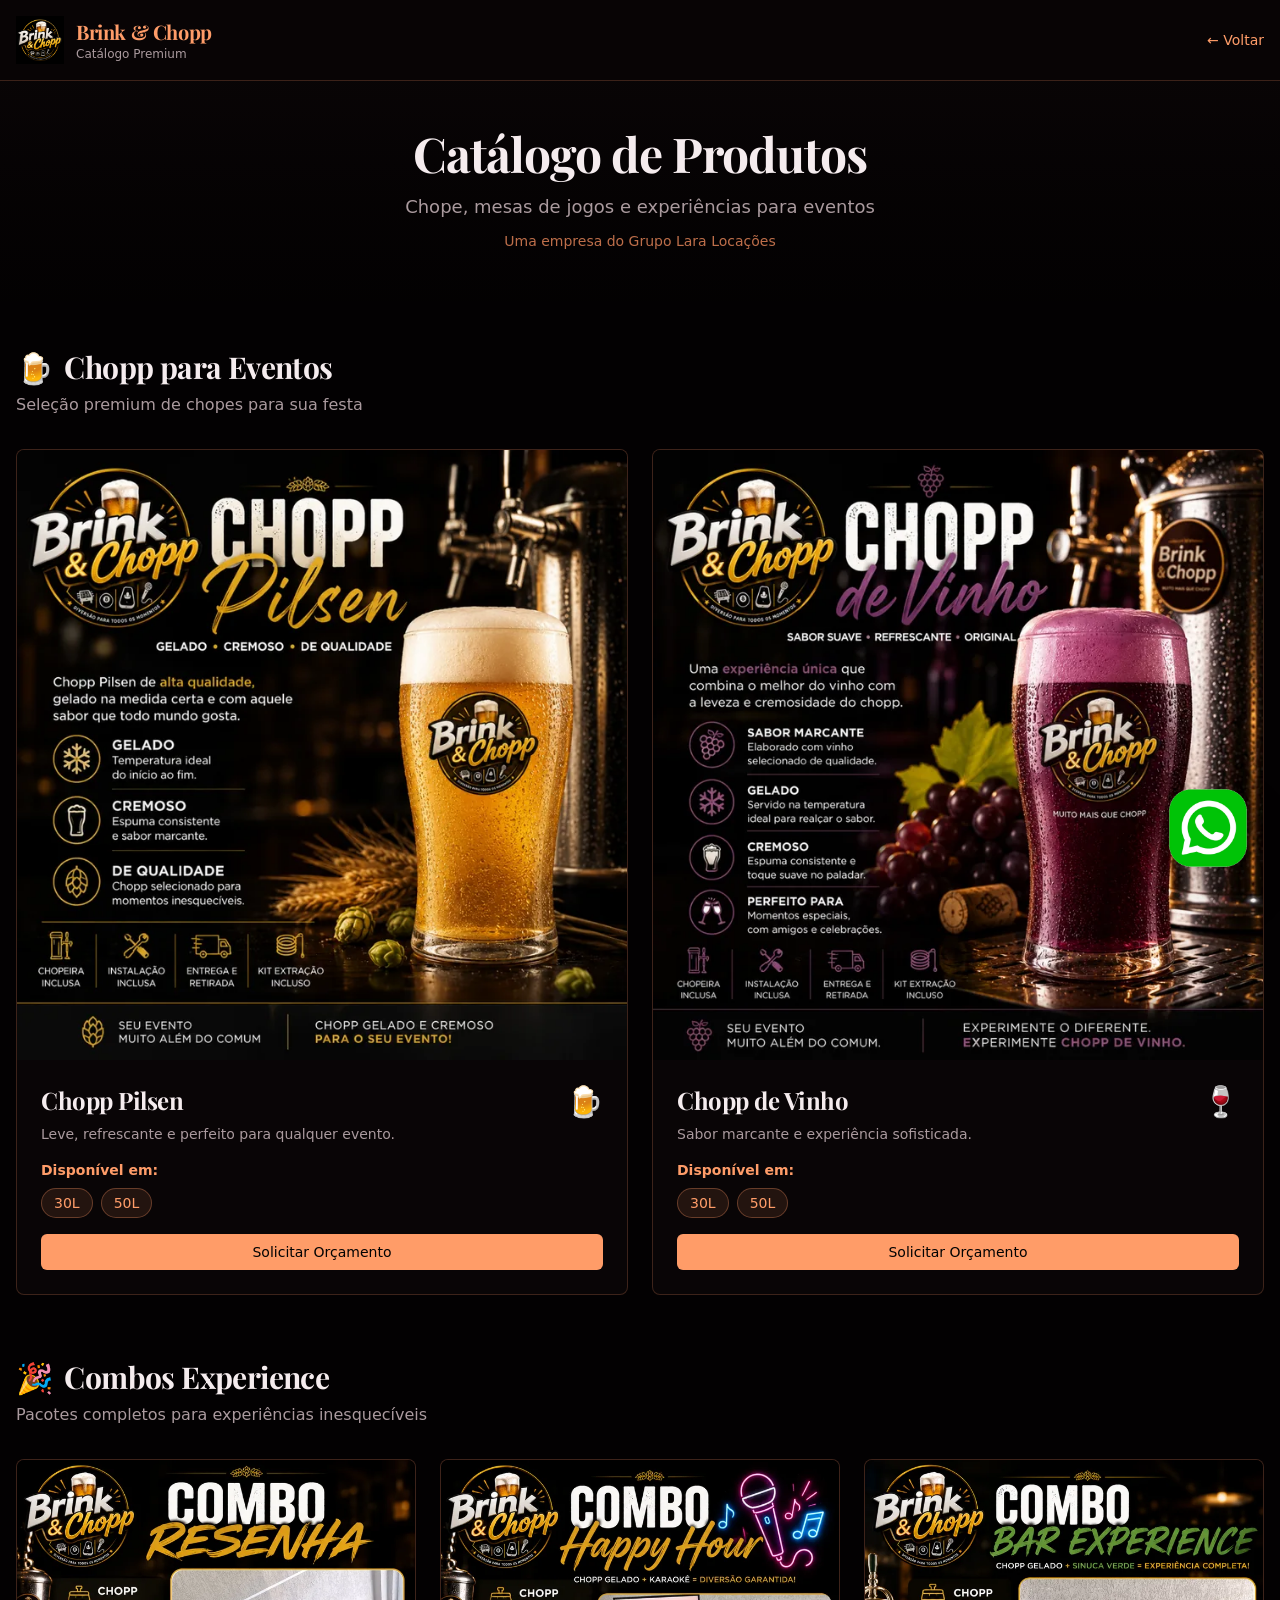
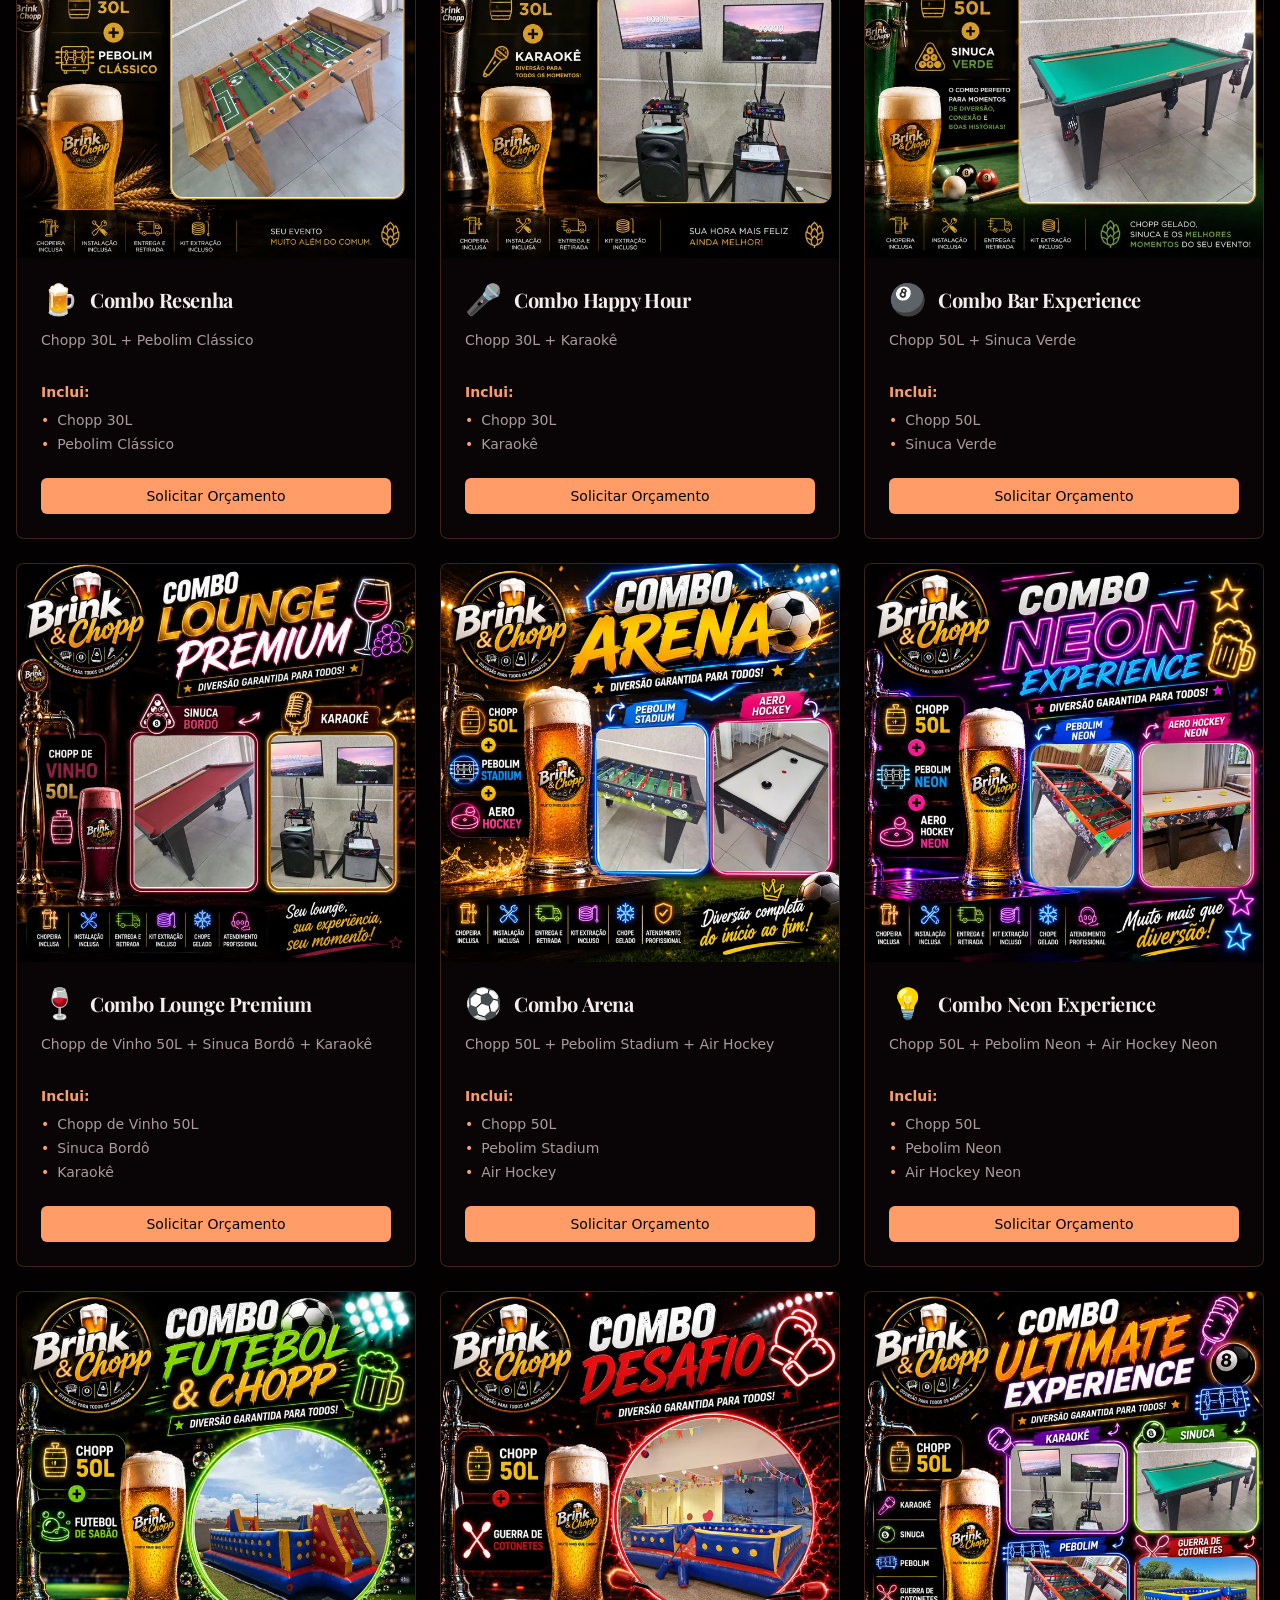
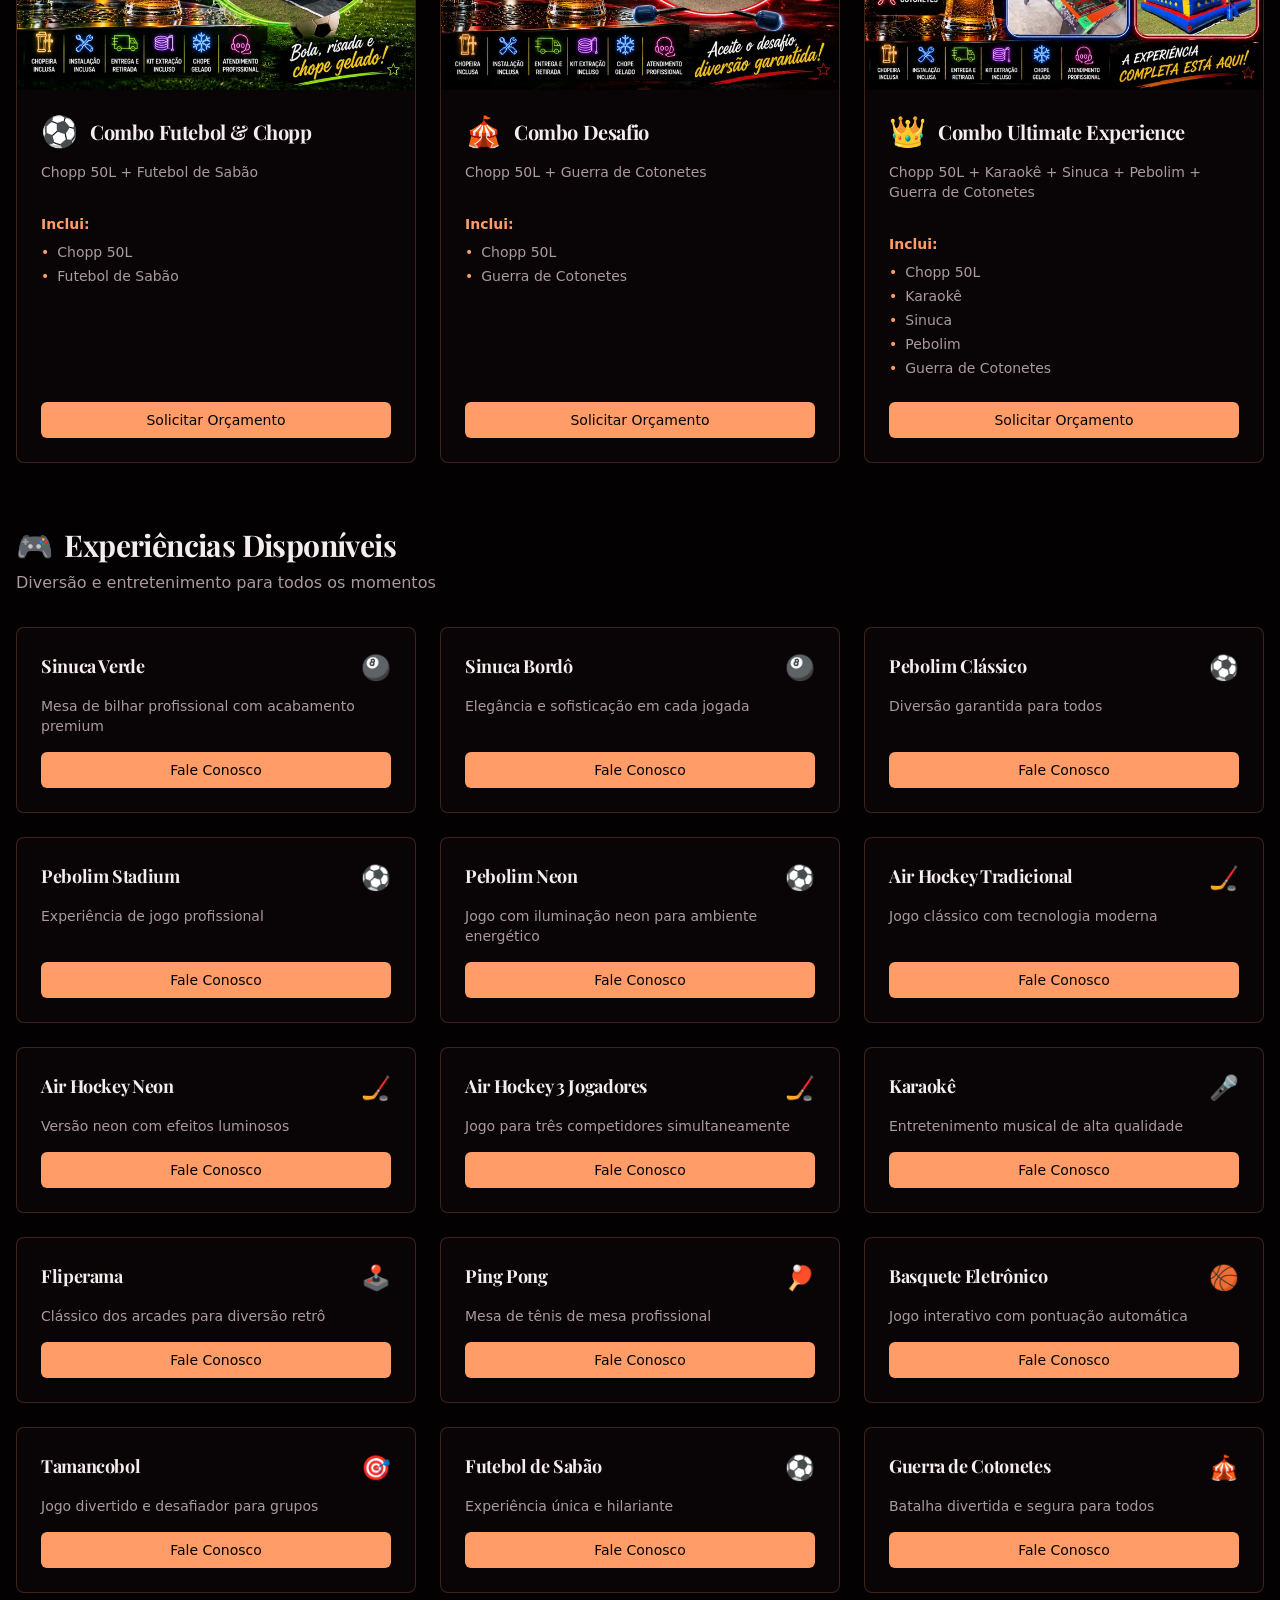
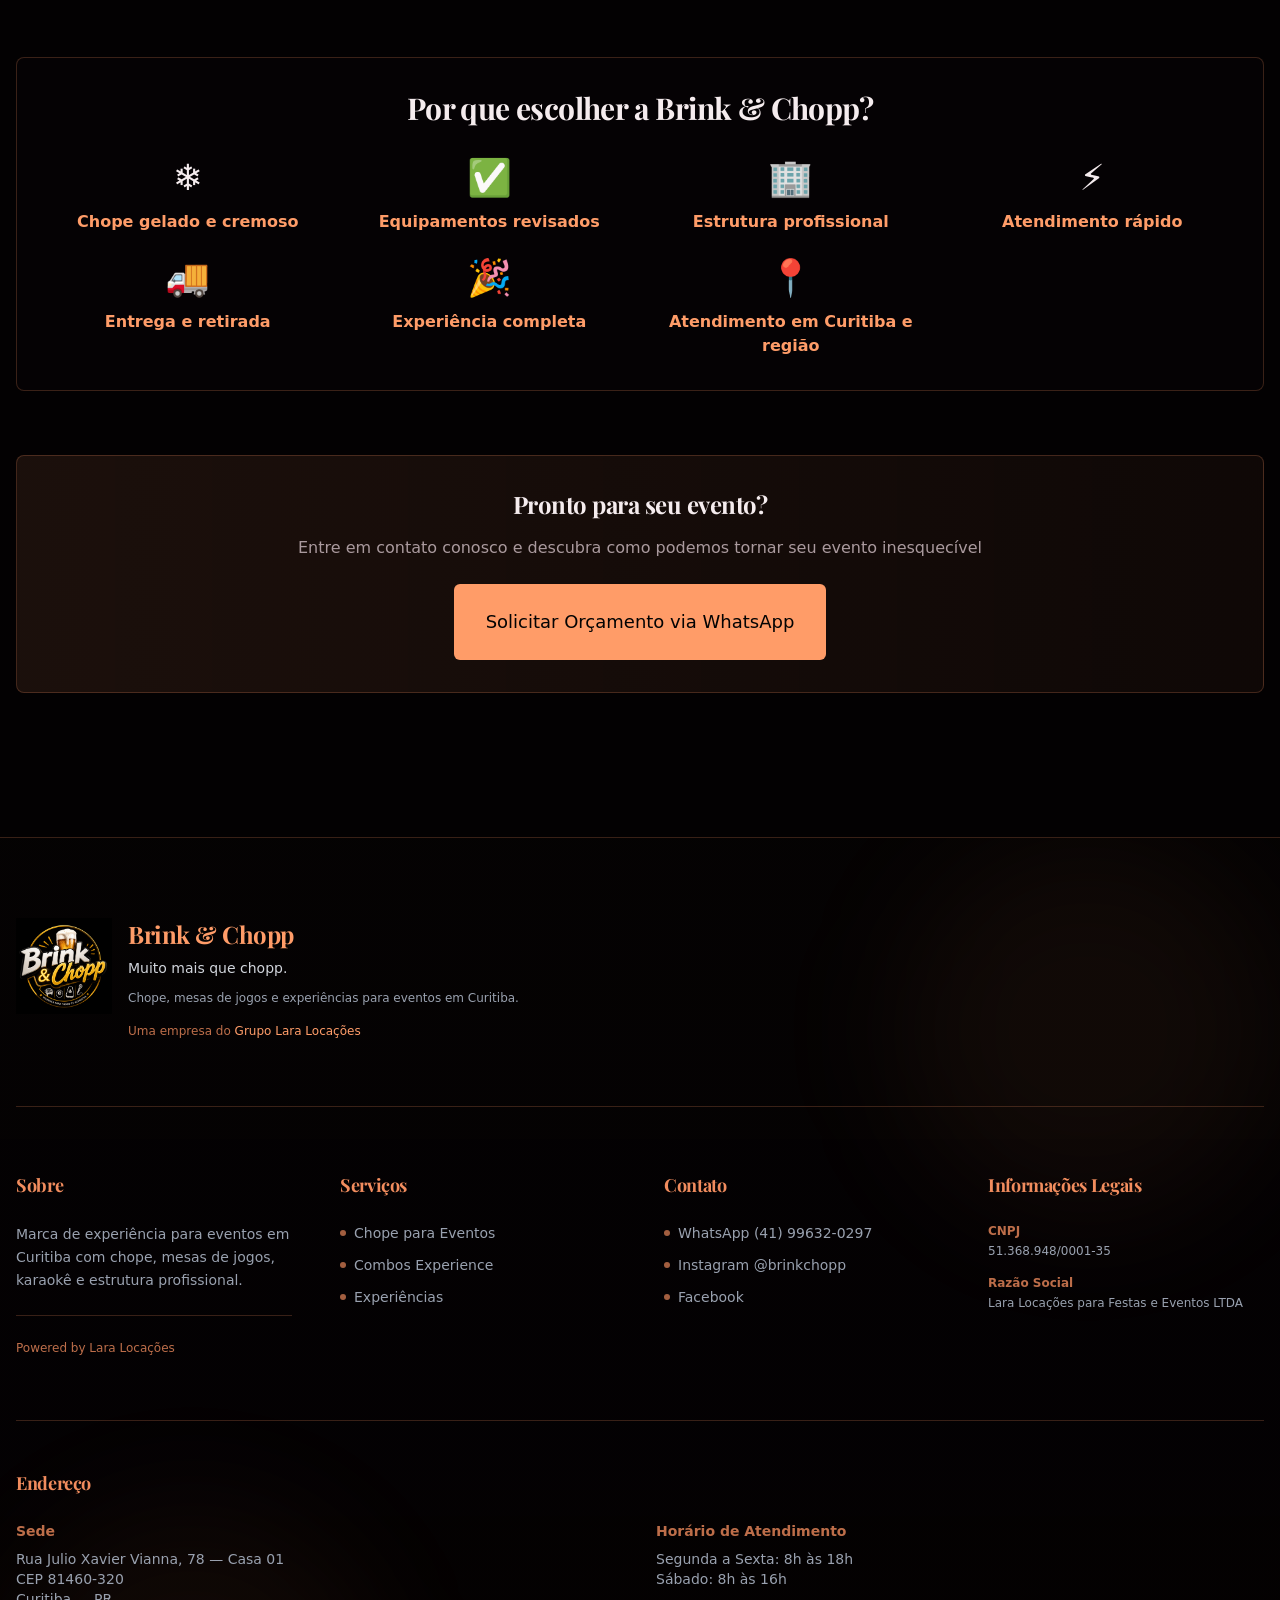
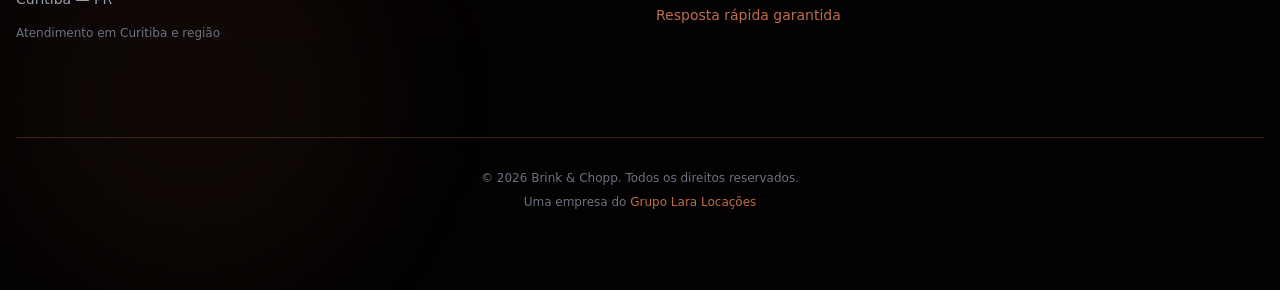
<file: catalogo.html>
<!DOCTYPE html>
<html lang="pt-BR">
<head>
  <meta charset="UTF-8">
  <meta name="viewport" content="width=device-width, initial-scale=1.0">
  <meta name="description" content="Catálogo de produtos Brink & Chopp: chope, combos, mesas de jogos, karaokê e experiências completas para eventos.">
  <meta name="keywords" content="chope para eventos Curitiba, aluguel karaokê, sinuca, pebolim, air hockey, eventos Curitiba">
  <meta property="og:title" content="Catálogo - Brink & Chopp">
  <meta property="og:description" content="Catálogo de produtos Brink & Chopp: chope, combos, mesas de jogos, karaokê e experiências completas para eventos.">
  <meta property="og:type" content="website">
  <link rel="canonical" href="./catalogo.html">
  <title>Catálogo - Brink & Chopp</title>
  <link rel="preconnect" href="https://fonts.googleapis.com">
  <link rel="preconnect" href="https://fonts.gstatic.com" crossorigin>
  <link href="https://fonts.googleapis.com/css2?family=Playfair+Display:wght@700&family=Inter:wght@400;500;600;700&display=swap" rel="stylesheet">
  <link rel="stylesheet" href="./assets/index-BB3Uing8.css">
</head>
<body>
  <div id="app"><!--lit-part 7WmkkFaLzpc=--><div class="min-h-screen bg-background text-foreground overflow-hidden"><header class="sticky top-0 z-40 bg-card/95 backdrop-blur border-b border-accent/20 py-4"><div class="container mx-auto px-4 flex items-center justify-between"><div class="flex items-center gap-3"><!--lit-node 4--><img src="./media/brink-chopp-logo-new.png" alt="Brink & Chopp" class="h-12 w-auto" /><div><h1 class="text-xl font-bold text-accent" style="font-family: 'Playfair Display', serif">Brink & Chopp</h1><p class="text-xs text-muted-foreground">Catálogo Premium</p></div></div><a href="./index.html" class="text-sm text-accent hover:text-accent/80 transition-colors">← Voltar</a></div></header><section class="py-12 bg-gradient-to-b from-card to-background"><div class="container mx-auto px-4 text-center"><h2 class="text-4xl md:text-5xl font-bold mb-4" style="font-family: 'Playfair Display', serif">Catálogo de Produtos</h2><p class="text-lg text-muted-foreground mb-2">Chope, mesas de jogos e experiências para eventos</p><!--lit-node 13--><a href="https://www.laralocacoes.com" target="_blank" rel="noopener noreferrer" class="text-sm text-accent/70 hover:text-accent transition-colors inline-block">Uma empresa do Grupo Lara Locações</a></div></section><main class="container mx-auto px-4 py-12"><section id="chopp" class="mb-16"><div class="mb-8"><h3 class="text-3xl font-bold mb-2 flex items-center gap-3"><span class="text-3xl">🍺</span>Chopp para Eventos</h3><p class="text-muted-foreground">Seleção premium de chopes para sua festa</p></div><div class="grid grid-cols-1 md:grid-cols-2 gap-6 mb-12"><!--lit-part--><!--lit-part O5xGHe52OSo=--><div class="bg-card border border-accent/20 rounded-lg overflow-hidden hover:border-accent/50 transition-all duration-300 hover:shadow-lg hover:shadow-accent/10 flex flex-col"><!--lit-part Wp8hJzPEZDI=--><div class="aspect-square w-full overflow-hidden bg-black/40"><!--lit-node 1--><img src="./media/catalogo/ChopPilsen.webp" alt="Chopp Pilsen" loading="lazy" decoding="async" width="720" height="720" sizes="(min-width: 768px) 50vw, 100vw" class="w-full h-full object-cover hover:scale-105 transition-transform duration-500" /></div><!--/lit-part--><div class="p-6 flex flex-col flex-grow"><div class="flex items-start justify-between mb-4"><div><h4 class="text-2xl font-bold mb-2"><!--lit-part-->Chopp Pilsen<!--/lit-part--></h4><p class="text-muted-foreground text-sm"><!--lit-part-->Leve, refrescante e perfeito para qualquer evento.<!--/lit-part--></p></div><span class="text-3xl"><!--lit-part-->🍺<!--/lit-part--></span></div><!--lit-part umX8wBgENoA=--><div class="mb-4"><p class="text-sm font-semibold text-accent mb-2">Disponível em:</p><div class="flex gap-2"><!--lit-part--><!--lit-part iTq+c8yX/Uw=--><span class="px-3 py-1 bg-accent/10 border border-accent/30 rounded-full text-sm text-accent"><!--lit-part-->30L<!--/lit-part--></span><!--/lit-part--><!--lit-part iTq+c8yX/Uw=--><span class="px-3 py-1 bg-accent/10 border border-accent/30 rounded-full text-sm text-accent"><!--lit-part-->50L<!--/lit-part--></span><!--/lit-part--><!--/lit-part--></div></div><!--/lit-part--><div class="mt-auto"><!--lit-part r4456em3wlk=--><!--lit-node 0--><a href="https://wa.me/5541996320297?text=Vim%20do%20site%20da%20Brink%20%26%20Chopp%20e%20gostaria%20de%20realizar%20um%20or%C3%A7amento.%20Item%20de%20interesse%3A%20Chopp%20Pilsen" target="_blank" rel="noopener noreferrer" class="w-full bg-accent hover:bg-accent/90 text-accent-foreground inline-flex items-center justify-center gap-2 whitespace-nowrap rounded-md text-sm font-medium transition-all px-4 py-2" aria-label="Solicitar Orçamento - Chopp Pilsen"><!--lit-part-->Solicitar Orçamento<!--/lit-part--></a><!--/lit-part--></div></div></div><!--/lit-part--><!--lit-part O5xGHe52OSo=--><div class="bg-card border border-accent/20 rounded-lg overflow-hidden hover:border-accent/50 transition-all duration-300 hover:shadow-lg hover:shadow-accent/10 flex flex-col"><!--lit-part Wp8hJzPEZDI=--><div class="aspect-square w-full overflow-hidden bg-black/40"><!--lit-node 1--><img src="./media/catalogo/ChopdeVinho.webp" alt="Chopp de Vinho" loading="lazy" decoding="async" width="720" height="720" sizes="(min-width: 768px) 50vw, 100vw" class="w-full h-full object-cover hover:scale-105 transition-transform duration-500" /></div><!--/lit-part--><div class="p-6 flex flex-col flex-grow"><div class="flex items-start justify-between mb-4"><div><h4 class="text-2xl font-bold mb-2"><!--lit-part-->Chopp de Vinho<!--/lit-part--></h4><p class="text-muted-foreground text-sm"><!--lit-part-->Sabor marcante e experiência sofisticada.<!--/lit-part--></p></div><span class="text-3xl"><!--lit-part-->🍷<!--/lit-part--></span></div><!--lit-part umX8wBgENoA=--><div class="mb-4"><p class="text-sm font-semibold text-accent mb-2">Disponível em:</p><div class="flex gap-2"><!--lit-part--><!--lit-part iTq+c8yX/Uw=--><span class="px-3 py-1 bg-accent/10 border border-accent/30 rounded-full text-sm text-accent"><!--lit-part-->30L<!--/lit-part--></span><!--/lit-part--><!--lit-part iTq+c8yX/Uw=--><span class="px-3 py-1 bg-accent/10 border border-accent/30 rounded-full text-sm text-accent"><!--lit-part-->50L<!--/lit-part--></span><!--/lit-part--><!--/lit-part--></div></div><!--/lit-part--><div class="mt-auto"><!--lit-part r4456em3wlk=--><!--lit-node 0--><a href="https://wa.me/5541996320297?text=Vim%20do%20site%20da%20Brink%20%26%20Chopp%20e%20gostaria%20de%20realizar%20um%20or%C3%A7amento.%20Item%20de%20interesse%3A%20Chopp%20de%20Vinho" target="_blank" rel="noopener noreferrer" class="w-full bg-accent hover:bg-accent/90 text-accent-foreground inline-flex items-center justify-center gap-2 whitespace-nowrap rounded-md text-sm font-medium transition-all px-4 py-2" aria-label="Solicitar Orçamento - Chopp de Vinho"><!--lit-part-->Solicitar Orçamento<!--/lit-part--></a><!--/lit-part--></div></div></div><!--/lit-part--><!--/lit-part--></div></section><section id="combos" class="mb-16"><div class="mb-8"><h3 class="text-3xl font-bold mb-2 flex items-center gap-3"><span class="text-3xl">🎉</span>Combos Experience</h3><p class="text-muted-foreground">Pacotes completos para experiências inesquecíveis</p></div><div class="grid grid-cols-1 md:grid-cols-2 lg:grid-cols-3 gap-6 mb-12"><!--lit-part--><!--lit-part KVFSEORgHuE=--><div class="bg-card border border-accent/20 rounded-lg overflow-hidden hover:border-accent/50 transition-all duration-300 hover:shadow-lg hover:shadow-accent/10 flex flex-col"><!--lit-part +jbkNet7Nvc=--><div class="aspect-square w-full overflow-hidden bg-black/40"><!--lit-node 1--><img src="./media/catalogo/ComboResenha.webp" alt="Combo Resenha" loading="lazy" decoding="async" width="720" height="720" sizes="(min-width: 1024px) 33vw, (min-width: 768px) 50vw, 100vw" class="w-full h-full object-cover hover:scale-105 transition-transform duration-500" /></div><!--/lit-part--><div class="p-6 flex flex-col flex-grow"><div class="mb-4"><div class="flex items-center gap-3 mb-3"><span class="text-3xl"><!--lit-part-->🍺<!--/lit-part--></span><h4 class="text-xl font-bold"><!--lit-part-->Combo Resenha<!--/lit-part--></h4></div><p class="text-muted-foreground text-sm mb-4"><!--lit-part-->Chopp 30L + Pebolim Clássico<!--/lit-part--></p></div><div class="mb-6 flex-grow"><p class="text-sm font-semibold text-accent mb-2">Inclui:</p><ul class="space-y-1"><!--lit-part--><!--lit-part IUeFgLbSuw4=--><li class="text-sm text-muted-foreground flex items-center gap-2"><span class="text-accent">•</span><!--lit-part-->Chopp 30L<!--/lit-part--></li><!--/lit-part--><!--lit-part IUeFgLbSuw4=--><li class="text-sm text-muted-foreground flex items-center gap-2"><span class="text-accent">•</span><!--lit-part-->Pebolim Clássico<!--/lit-part--></li><!--/lit-part--><!--/lit-part--></ul></div><div class="mt-auto"><!--lit-part r4456em3wlk=--><!--lit-node 0--><a href="https://wa.me/5541996320297?text=Vim%20do%20site%20da%20Brink%20%26%20Chopp%20e%20gostaria%20de%20realizar%20um%20or%C3%A7amento.%20Item%20de%20interesse%3A%20Combo%20Resenha" target="_blank" rel="noopener noreferrer" class="w-full bg-accent hover:bg-accent/90 text-accent-foreground inline-flex items-center justify-center gap-2 whitespace-nowrap rounded-md text-sm font-medium transition-all px-4 py-2" aria-label="Solicitar Orçamento - Combo Resenha"><!--lit-part-->Solicitar Orçamento<!--/lit-part--></a><!--/lit-part--></div></div></div><!--/lit-part--><!--lit-part KVFSEORgHuE=--><div class="bg-card border border-accent/20 rounded-lg overflow-hidden hover:border-accent/50 transition-all duration-300 hover:shadow-lg hover:shadow-accent/10 flex flex-col"><!--lit-part +jbkNet7Nvc=--><div class="aspect-square w-full overflow-hidden bg-black/40"><!--lit-node 1--><img src="./media/catalogo/ComboHappyHour.webp" alt="Combo Happy Hour" loading="lazy" decoding="async" width="720" height="720" sizes="(min-width: 1024px) 33vw, (min-width: 768px) 50vw, 100vw" class="w-full h-full object-cover hover:scale-105 transition-transform duration-500" /></div><!--/lit-part--><div class="p-6 flex flex-col flex-grow"><div class="mb-4"><div class="flex items-center gap-3 mb-3"><span class="text-3xl"><!--lit-part-->🎤<!--/lit-part--></span><h4 class="text-xl font-bold"><!--lit-part-->Combo Happy Hour<!--/lit-part--></h4></div><p class="text-muted-foreground text-sm mb-4"><!--lit-part-->Chopp 30L + Karaokê<!--/lit-part--></p></div><div class="mb-6 flex-grow"><p class="text-sm font-semibold text-accent mb-2">Inclui:</p><ul class="space-y-1"><!--lit-part--><!--lit-part IUeFgLbSuw4=--><li class="text-sm text-muted-foreground flex items-center gap-2"><span class="text-accent">•</span><!--lit-part-->Chopp 30L<!--/lit-part--></li><!--/lit-part--><!--lit-part IUeFgLbSuw4=--><li class="text-sm text-muted-foreground flex items-center gap-2"><span class="text-accent">•</span><!--lit-part-->Karaokê<!--/lit-part--></li><!--/lit-part--><!--/lit-part--></ul></div><div class="mt-auto"><!--lit-part r4456em3wlk=--><!--lit-node 0--><a href="https://wa.me/5541996320297?text=Vim%20do%20site%20da%20Brink%20%26%20Chopp%20e%20gostaria%20de%20realizar%20um%20or%C3%A7amento.%20Item%20de%20interesse%3A%20Combo%20Happy%20Hour" target="_blank" rel="noopener noreferrer" class="w-full bg-accent hover:bg-accent/90 text-accent-foreground inline-flex items-center justify-center gap-2 whitespace-nowrap rounded-md text-sm font-medium transition-all px-4 py-2" aria-label="Solicitar Orçamento - Combo Happy Hour"><!--lit-part-->Solicitar Orçamento<!--/lit-part--></a><!--/lit-part--></div></div></div><!--/lit-part--><!--lit-part KVFSEORgHuE=--><div class="bg-card border border-accent/20 rounded-lg overflow-hidden hover:border-accent/50 transition-all duration-300 hover:shadow-lg hover:shadow-accent/10 flex flex-col"><!--lit-part +jbkNet7Nvc=--><div class="aspect-square w-full overflow-hidden bg-black/40"><!--lit-node 1--><img src="./media/catalogo/ComboBarExperience.webp" alt="Combo Bar Experience" loading="lazy" decoding="async" width="720" height="720" sizes="(min-width: 1024px) 33vw, (min-width: 768px) 50vw, 100vw" class="w-full h-full object-cover hover:scale-105 transition-transform duration-500" /></div><!--/lit-part--><div class="p-6 flex flex-col flex-grow"><div class="mb-4"><div class="flex items-center gap-3 mb-3"><span class="text-3xl"><!--lit-part-->🎱<!--/lit-part--></span><h4 class="text-xl font-bold"><!--lit-part-->Combo Bar Experience<!--/lit-part--></h4></div><p class="text-muted-foreground text-sm mb-4"><!--lit-part-->Chopp 50L + Sinuca Verde<!--/lit-part--></p></div><div class="mb-6 flex-grow"><p class="text-sm font-semibold text-accent mb-2">Inclui:</p><ul class="space-y-1"><!--lit-part--><!--lit-part IUeFgLbSuw4=--><li class="text-sm text-muted-foreground flex items-center gap-2"><span class="text-accent">•</span><!--lit-part-->Chopp 50L<!--/lit-part--></li><!--/lit-part--><!--lit-part IUeFgLbSuw4=--><li class="text-sm text-muted-foreground flex items-center gap-2"><span class="text-accent">•</span><!--lit-part-->Sinuca Verde<!--/lit-part--></li><!--/lit-part--><!--/lit-part--></ul></div><div class="mt-auto"><!--lit-part r4456em3wlk=--><!--lit-node 0--><a href="https://wa.me/5541996320297?text=Vim%20do%20site%20da%20Brink%20%26%20Chopp%20e%20gostaria%20de%20realizar%20um%20or%C3%A7amento.%20Item%20de%20interesse%3A%20Combo%20Bar%20Experience" target="_blank" rel="noopener noreferrer" class="w-full bg-accent hover:bg-accent/90 text-accent-foreground inline-flex items-center justify-center gap-2 whitespace-nowrap rounded-md text-sm font-medium transition-all px-4 py-2" aria-label="Solicitar Orçamento - Combo Bar Experience"><!--lit-part-->Solicitar Orçamento<!--/lit-part--></a><!--/lit-part--></div></div></div><!--/lit-part--><!--lit-part KVFSEORgHuE=--><div class="bg-card border border-accent/20 rounded-lg overflow-hidden hover:border-accent/50 transition-all duration-300 hover:shadow-lg hover:shadow-accent/10 flex flex-col"><!--lit-part +jbkNet7Nvc=--><div class="aspect-square w-full overflow-hidden bg-black/40"><!--lit-node 1--><img src="./media/catalogo/ComboLoungePremium.webp" alt="Combo Lounge Premium" loading="lazy" decoding="async" width="720" height="720" sizes="(min-width: 1024px) 33vw, (min-width: 768px) 50vw, 100vw" class="w-full h-full object-cover hover:scale-105 transition-transform duration-500" /></div><!--/lit-part--><div class="p-6 flex flex-col flex-grow"><div class="mb-4"><div class="flex items-center gap-3 mb-3"><span class="text-3xl"><!--lit-part-->🍷<!--/lit-part--></span><h4 class="text-xl font-bold"><!--lit-part-->Combo Lounge Premium<!--/lit-part--></h4></div><p class="text-muted-foreground text-sm mb-4"><!--lit-part-->Chopp de Vinho 50L + Sinuca Bordô + Karaokê<!--/lit-part--></p></div><div class="mb-6 flex-grow"><p class="text-sm font-semibold text-accent mb-2">Inclui:</p><ul class="space-y-1"><!--lit-part--><!--lit-part IUeFgLbSuw4=--><li class="text-sm text-muted-foreground flex items-center gap-2"><span class="text-accent">•</span><!--lit-part-->Chopp de Vinho 50L<!--/lit-part--></li><!--/lit-part--><!--lit-part IUeFgLbSuw4=--><li class="text-sm text-muted-foreground flex items-center gap-2"><span class="text-accent">•</span><!--lit-part-->Sinuca Bordô<!--/lit-part--></li><!--/lit-part--><!--lit-part IUeFgLbSuw4=--><li class="text-sm text-muted-foreground flex items-center gap-2"><span class="text-accent">•</span><!--lit-part-->Karaokê<!--/lit-part--></li><!--/lit-part--><!--/lit-part--></ul></div><div class="mt-auto"><!--lit-part r4456em3wlk=--><!--lit-node 0--><a href="https://wa.me/5541996320297?text=Vim%20do%20site%20da%20Brink%20%26%20Chopp%20e%20gostaria%20de%20realizar%20um%20or%C3%A7amento.%20Item%20de%20interesse%3A%20Combo%20Lounge%20Premium" target="_blank" rel="noopener noreferrer" class="w-full bg-accent hover:bg-accent/90 text-accent-foreground inline-flex items-center justify-center gap-2 whitespace-nowrap rounded-md text-sm font-medium transition-all px-4 py-2" aria-label="Solicitar Orçamento - Combo Lounge Premium"><!--lit-part-->Solicitar Orçamento<!--/lit-part--></a><!--/lit-part--></div></div></div><!--/lit-part--><!--lit-part KVFSEORgHuE=--><div class="bg-card border border-accent/20 rounded-lg overflow-hidden hover:border-accent/50 transition-all duration-300 hover:shadow-lg hover:shadow-accent/10 flex flex-col"><!--lit-part +jbkNet7Nvc=--><div class="aspect-square w-full overflow-hidden bg-black/40"><!--lit-node 1--><img src="./media/catalogo/ComboArena.webp" alt="Combo Arena" loading="lazy" decoding="async" width="720" height="720" sizes="(min-width: 1024px) 33vw, (min-width: 768px) 50vw, 100vw" class="w-full h-full object-cover hover:scale-105 transition-transform duration-500" /></div><!--/lit-part--><div class="p-6 flex flex-col flex-grow"><div class="mb-4"><div class="flex items-center gap-3 mb-3"><span class="text-3xl"><!--lit-part-->⚽<!--/lit-part--></span><h4 class="text-xl font-bold"><!--lit-part-->Combo Arena<!--/lit-part--></h4></div><p class="text-muted-foreground text-sm mb-4"><!--lit-part-->Chopp 50L + Pebolim Stadium + Air Hockey<!--/lit-part--></p></div><div class="mb-6 flex-grow"><p class="text-sm font-semibold text-accent mb-2">Inclui:</p><ul class="space-y-1"><!--lit-part--><!--lit-part IUeFgLbSuw4=--><li class="text-sm text-muted-foreground flex items-center gap-2"><span class="text-accent">•</span><!--lit-part-->Chopp 50L<!--/lit-part--></li><!--/lit-part--><!--lit-part IUeFgLbSuw4=--><li class="text-sm text-muted-foreground flex items-center gap-2"><span class="text-accent">•</span><!--lit-part-->Pebolim Stadium<!--/lit-part--></li><!--/lit-part--><!--lit-part IUeFgLbSuw4=--><li class="text-sm text-muted-foreground flex items-center gap-2"><span class="text-accent">•</span><!--lit-part-->Air Hockey<!--/lit-part--></li><!--/lit-part--><!--/lit-part--></ul></div><div class="mt-auto"><!--lit-part r4456em3wlk=--><!--lit-node 0--><a href="https://wa.me/5541996320297?text=Vim%20do%20site%20da%20Brink%20%26%20Chopp%20e%20gostaria%20de%20realizar%20um%20or%C3%A7amento.%20Item%20de%20interesse%3A%20Combo%20Arena" target="_blank" rel="noopener noreferrer" class="w-full bg-accent hover:bg-accent/90 text-accent-foreground inline-flex items-center justify-center gap-2 whitespace-nowrap rounded-md text-sm font-medium transition-all px-4 py-2" aria-label="Solicitar Orçamento - Combo Arena"><!--lit-part-->Solicitar Orçamento<!--/lit-part--></a><!--/lit-part--></div></div></div><!--/lit-part--><!--lit-part KVFSEORgHuE=--><div class="bg-card border border-accent/20 rounded-lg overflow-hidden hover:border-accent/50 transition-all duration-300 hover:shadow-lg hover:shadow-accent/10 flex flex-col"><!--lit-part +jbkNet7Nvc=--><div class="aspect-square w-full overflow-hidden bg-black/40"><!--lit-node 1--><img src="./media/catalogo/ComboNeonExperience.webp" alt="Combo Neon Experience" loading="lazy" decoding="async" width="720" height="720" sizes="(min-width: 1024px) 33vw, (min-width: 768px) 50vw, 100vw" class="w-full h-full object-cover hover:scale-105 transition-transform duration-500" /></div><!--/lit-part--><div class="p-6 flex flex-col flex-grow"><div class="mb-4"><div class="flex items-center gap-3 mb-3"><span class="text-3xl"><!--lit-part-->💡<!--/lit-part--></span><h4 class="text-xl font-bold"><!--lit-part-->Combo Neon Experience<!--/lit-part--></h4></div><p class="text-muted-foreground text-sm mb-4"><!--lit-part-->Chopp 50L + Pebolim Neon + Air Hockey Neon<!--/lit-part--></p></div><div class="mb-6 flex-grow"><p class="text-sm font-semibold text-accent mb-2">Inclui:</p><ul class="space-y-1"><!--lit-part--><!--lit-part IUeFgLbSuw4=--><li class="text-sm text-muted-foreground flex items-center gap-2"><span class="text-accent">•</span><!--lit-part-->Chopp 50L<!--/lit-part--></li><!--/lit-part--><!--lit-part IUeFgLbSuw4=--><li class="text-sm text-muted-foreground flex items-center gap-2"><span class="text-accent">•</span><!--lit-part-->Pebolim Neon<!--/lit-part--></li><!--/lit-part--><!--lit-part IUeFgLbSuw4=--><li class="text-sm text-muted-foreground flex items-center gap-2"><span class="text-accent">•</span><!--lit-part-->Air Hockey Neon<!--/lit-part--></li><!--/lit-part--><!--/lit-part--></ul></div><div class="mt-auto"><!--lit-part r4456em3wlk=--><!--lit-node 0--><a href="https://wa.me/5541996320297?text=Vim%20do%20site%20da%20Brink%20%26%20Chopp%20e%20gostaria%20de%20realizar%20um%20or%C3%A7amento.%20Item%20de%20interesse%3A%20Combo%20Neon%20Experience" target="_blank" rel="noopener noreferrer" class="w-full bg-accent hover:bg-accent/90 text-accent-foreground inline-flex items-center justify-center gap-2 whitespace-nowrap rounded-md text-sm font-medium transition-all px-4 py-2" aria-label="Solicitar Orçamento - Combo Neon Experience"><!--lit-part-->Solicitar Orçamento<!--/lit-part--></a><!--/lit-part--></div></div></div><!--/lit-part--><!--lit-part KVFSEORgHuE=--><div class="bg-card border border-accent/20 rounded-lg overflow-hidden hover:border-accent/50 transition-all duration-300 hover:shadow-lg hover:shadow-accent/10 flex flex-col"><!--lit-part +jbkNet7Nvc=--><div class="aspect-square w-full overflow-hidden bg-black/40"><!--lit-node 1--><img src="./media/catalogo/ComboFuteboleChopp.webp" alt="Combo Futebol &amp; Chopp" loading="lazy" decoding="async" width="720" height="720" sizes="(min-width: 1024px) 33vw, (min-width: 768px) 50vw, 100vw" class="w-full h-full object-cover hover:scale-105 transition-transform duration-500" /></div><!--/lit-part--><div class="p-6 flex flex-col flex-grow"><div class="mb-4"><div class="flex items-center gap-3 mb-3"><span class="text-3xl"><!--lit-part-->⚽<!--/lit-part--></span><h4 class="text-xl font-bold"><!--lit-part-->Combo Futebol &amp; Chopp<!--/lit-part--></h4></div><p class="text-muted-foreground text-sm mb-4"><!--lit-part-->Chopp 50L + Futebol de Sabão<!--/lit-part--></p></div><div class="mb-6 flex-grow"><p class="text-sm font-semibold text-accent mb-2">Inclui:</p><ul class="space-y-1"><!--lit-part--><!--lit-part IUeFgLbSuw4=--><li class="text-sm text-muted-foreground flex items-center gap-2"><span class="text-accent">•</span><!--lit-part-->Chopp 50L<!--/lit-part--></li><!--/lit-part--><!--lit-part IUeFgLbSuw4=--><li class="text-sm text-muted-foreground flex items-center gap-2"><span class="text-accent">•</span><!--lit-part-->Futebol de Sabão<!--/lit-part--></li><!--/lit-part--><!--/lit-part--></ul></div><div class="mt-auto"><!--lit-part r4456em3wlk=--><!--lit-node 0--><a href="https://wa.me/5541996320297?text=Vim%20do%20site%20da%20Brink%20%26%20Chopp%20e%20gostaria%20de%20realizar%20um%20or%C3%A7amento.%20Item%20de%20interesse%3A%20Combo%20Futebol%20%26%20Chopp" target="_blank" rel="noopener noreferrer" class="w-full bg-accent hover:bg-accent/90 text-accent-foreground inline-flex items-center justify-center gap-2 whitespace-nowrap rounded-md text-sm font-medium transition-all px-4 py-2" aria-label="Solicitar Orçamento - Combo Futebol &amp; Chopp"><!--lit-part-->Solicitar Orçamento<!--/lit-part--></a><!--/lit-part--></div></div></div><!--/lit-part--><!--lit-part KVFSEORgHuE=--><div class="bg-card border border-accent/20 rounded-lg overflow-hidden hover:border-accent/50 transition-all duration-300 hover:shadow-lg hover:shadow-accent/10 flex flex-col"><!--lit-part +jbkNet7Nvc=--><div class="aspect-square w-full overflow-hidden bg-black/40"><!--lit-node 1--><img src="./media/catalogo/ComboDesafio.webp" alt="Combo Desafio" loading="lazy" decoding="async" width="720" height="720" sizes="(min-width: 1024px) 33vw, (min-width: 768px) 50vw, 100vw" class="w-full h-full object-cover hover:scale-105 transition-transform duration-500" /></div><!--/lit-part--><div class="p-6 flex flex-col flex-grow"><div class="mb-4"><div class="flex items-center gap-3 mb-3"><span class="text-3xl"><!--lit-part-->🎪<!--/lit-part--></span><h4 class="text-xl font-bold"><!--lit-part-->Combo Desafio<!--/lit-part--></h4></div><p class="text-muted-foreground text-sm mb-4"><!--lit-part-->Chopp 50L + Guerra de Cotonetes<!--/lit-part--></p></div><div class="mb-6 flex-grow"><p class="text-sm font-semibold text-accent mb-2">Inclui:</p><ul class="space-y-1"><!--lit-part--><!--lit-part IUeFgLbSuw4=--><li class="text-sm text-muted-foreground flex items-center gap-2"><span class="text-accent">•</span><!--lit-part-->Chopp 50L<!--/lit-part--></li><!--/lit-part--><!--lit-part IUeFgLbSuw4=--><li class="text-sm text-muted-foreground flex items-center gap-2"><span class="text-accent">•</span><!--lit-part-->Guerra de Cotonetes<!--/lit-part--></li><!--/lit-part--><!--/lit-part--></ul></div><div class="mt-auto"><!--lit-part r4456em3wlk=--><!--lit-node 0--><a href="https://wa.me/5541996320297?text=Vim%20do%20site%20da%20Brink%20%26%20Chopp%20e%20gostaria%20de%20realizar%20um%20or%C3%A7amento.%20Item%20de%20interesse%3A%20Combo%20Desafio" target="_blank" rel="noopener noreferrer" class="w-full bg-accent hover:bg-accent/90 text-accent-foreground inline-flex items-center justify-center gap-2 whitespace-nowrap rounded-md text-sm font-medium transition-all px-4 py-2" aria-label="Solicitar Orçamento - Combo Desafio"><!--lit-part-->Solicitar Orçamento<!--/lit-part--></a><!--/lit-part--></div></div></div><!--/lit-part--><!--lit-part KVFSEORgHuE=--><div class="bg-card border border-accent/20 rounded-lg overflow-hidden hover:border-accent/50 transition-all duration-300 hover:shadow-lg hover:shadow-accent/10 flex flex-col"><!--lit-part +jbkNet7Nvc=--><div class="aspect-square w-full overflow-hidden bg-black/40"><!--lit-node 1--><img src="./media/catalogo/ComboUltimateExperience.webp" alt="Combo Ultimate Experience" loading="lazy" decoding="async" width="720" height="720" sizes="(min-width: 1024px) 33vw, (min-width: 768px) 50vw, 100vw" class="w-full h-full object-cover hover:scale-105 transition-transform duration-500" /></div><!--/lit-part--><div class="p-6 flex flex-col flex-grow"><div class="mb-4"><div class="flex items-center gap-3 mb-3"><span class="text-3xl"><!--lit-part-->👑<!--/lit-part--></span><h4 class="text-xl font-bold"><!--lit-part-->Combo Ultimate Experience<!--/lit-part--></h4></div><p class="text-muted-foreground text-sm mb-4"><!--lit-part-->Chopp 50L + Karaokê + Sinuca + Pebolim + Guerra de Cotonetes<!--/lit-part--></p></div><div class="mb-6 flex-grow"><p class="text-sm font-semibold text-accent mb-2">Inclui:</p><ul class="space-y-1"><!--lit-part--><!--lit-part IUeFgLbSuw4=--><li class="text-sm text-muted-foreground flex items-center gap-2"><span class="text-accent">•</span><!--lit-part-->Chopp 50L<!--/lit-part--></li><!--/lit-part--><!--lit-part IUeFgLbSuw4=--><li class="text-sm text-muted-foreground flex items-center gap-2"><span class="text-accent">•</span><!--lit-part-->Karaokê<!--/lit-part--></li><!--/lit-part--><!--lit-part IUeFgLbSuw4=--><li class="text-sm text-muted-foreground flex items-center gap-2"><span class="text-accent">•</span><!--lit-part-->Sinuca<!--/lit-part--></li><!--/lit-part--><!--lit-part IUeFgLbSuw4=--><li class="text-sm text-muted-foreground flex items-center gap-2"><span class="text-accent">•</span><!--lit-part-->Pebolim<!--/lit-part--></li><!--/lit-part--><!--lit-part IUeFgLbSuw4=--><li class="text-sm text-muted-foreground flex items-center gap-2"><span class="text-accent">•</span><!--lit-part-->Guerra de Cotonetes<!--/lit-part--></li><!--/lit-part--><!--/lit-part--></ul></div><div class="mt-auto"><!--lit-part r4456em3wlk=--><!--lit-node 0--><a href="https://wa.me/5541996320297?text=Vim%20do%20site%20da%20Brink%20%26%20Chopp%20e%20gostaria%20de%20realizar%20um%20or%C3%A7amento.%20Item%20de%20interesse%3A%20Combo%20Ultimate%20Experience" target="_blank" rel="noopener noreferrer" class="w-full bg-accent hover:bg-accent/90 text-accent-foreground inline-flex items-center justify-center gap-2 whitespace-nowrap rounded-md text-sm font-medium transition-all px-4 py-2" aria-label="Solicitar Orçamento - Combo Ultimate Experience"><!--lit-part-->Solicitar Orçamento<!--/lit-part--></a><!--/lit-part--></div></div></div><!--/lit-part--><!--/lit-part--></div></section><section id="experiencias" class="mb-16"><div class="mb-8"><h3 class="text-3xl font-bold mb-2 flex items-center gap-3"><span class="text-3xl">🎮</span>Experiências Disponíveis</h3><p class="text-muted-foreground">Diversão e entretenimento para todos os momentos</p></div><div class="grid grid-cols-1 md:grid-cols-2 lg:grid-cols-3 gap-6 mb-12"><!--lit-part--><!--lit-part KSr8g1sIFaM=--><div class="bg-card border border-accent/20 rounded-lg p-6 hover:border-accent/50 transition-all duration-300 hover:shadow-lg hover:shadow-accent/10 flex flex-col relative"><!--lit-part--><!--/lit-part--><!--lit-part--><!--/lit-part--><div class="mb-4 flex-grow"><div class="flex items-start justify-between mb-3"><h4 class="text-lg font-bold"><!--lit-part-->Sinuca Verde<!--/lit-part--></h4><span class="text-2xl"><!--lit-part-->🎱<!--/lit-part--></span></div><p class="text-muted-foreground text-sm"><!--lit-part-->Mesa de bilhar profissional com acabamento premium<!--/lit-part--></p></div><!--lit-part r4456em3wlk=--><!--lit-node 0--><a href="https://wa.me/5541996320297?text=Vim%20do%20site%20da%20Brink%20%26%20Chopp%20e%20gostaria%20de%20realizar%20um%20or%C3%A7amento.%20Item%20de%20interesse%3A%20Sinuca%20Verde" target="_blank" rel="noopener noreferrer" class="w-full bg-accent hover:bg-accent/90 text-accent-foreground inline-flex items-center justify-center gap-2 whitespace-nowrap rounded-md text-sm font-medium transition-all px-4 py-2" aria-label="Fale Conosco - Sinuca Verde"><!--lit-part-->Fale Conosco<!--/lit-part--></a><!--/lit-part--></div><!--/lit-part--><!--lit-part KSr8g1sIFaM=--><div class="bg-card border border-accent/20 rounded-lg p-6 hover:border-accent/50 transition-all duration-300 hover:shadow-lg hover:shadow-accent/10 flex flex-col relative"><!--lit-part--><!--/lit-part--><!--lit-part--><!--/lit-part--><div class="mb-4 flex-grow"><div class="flex items-start justify-between mb-3"><h4 class="text-lg font-bold"><!--lit-part-->Sinuca Bordô<!--/lit-part--></h4><span class="text-2xl"><!--lit-part-->🎱<!--/lit-part--></span></div><p class="text-muted-foreground text-sm"><!--lit-part-->Elegância e sofisticação em cada jogada<!--/lit-part--></p></div><!--lit-part r4456em3wlk=--><!--lit-node 0--><a href="https://wa.me/5541996320297?text=Vim%20do%20site%20da%20Brink%20%26%20Chopp%20e%20gostaria%20de%20realizar%20um%20or%C3%A7amento.%20Item%20de%20interesse%3A%20Sinuca%20Bord%C3%B4" target="_blank" rel="noopener noreferrer" class="w-full bg-accent hover:bg-accent/90 text-accent-foreground inline-flex items-center justify-center gap-2 whitespace-nowrap rounded-md text-sm font-medium transition-all px-4 py-2" aria-label="Fale Conosco - Sinuca Bordô"><!--lit-part-->Fale Conosco<!--/lit-part--></a><!--/lit-part--></div><!--/lit-part--><!--lit-part KSr8g1sIFaM=--><div class="bg-card border border-accent/20 rounded-lg p-6 hover:border-accent/50 transition-all duration-300 hover:shadow-lg hover:shadow-accent/10 flex flex-col relative"><!--lit-part--><!--/lit-part--><!--lit-part--><!--/lit-part--><div class="mb-4 flex-grow"><div class="flex items-start justify-between mb-3"><h4 class="text-lg font-bold"><!--lit-part-->Pebolim Clássico<!--/lit-part--></h4><span class="text-2xl"><!--lit-part-->⚽<!--/lit-part--></span></div><p class="text-muted-foreground text-sm"><!--lit-part-->Diversão garantida para todos<!--/lit-part--></p></div><!--lit-part r4456em3wlk=--><!--lit-node 0--><a href="https://wa.me/5541996320297?text=Vim%20do%20site%20da%20Brink%20%26%20Chopp%20e%20gostaria%20de%20realizar%20um%20or%C3%A7amento.%20Item%20de%20interesse%3A%20Pebolim%20Cl%C3%A1ssico" target="_blank" rel="noopener noreferrer" class="w-full bg-accent hover:bg-accent/90 text-accent-foreground inline-flex items-center justify-center gap-2 whitespace-nowrap rounded-md text-sm font-medium transition-all px-4 py-2" aria-label="Fale Conosco - Pebolim Clássico"><!--lit-part-->Fale Conosco<!--/lit-part--></a><!--/lit-part--></div><!--/lit-part--><!--lit-part KSr8g1sIFaM=--><div class="bg-card border border-accent/20 rounded-lg p-6 hover:border-accent/50 transition-all duration-300 hover:shadow-lg hover:shadow-accent/10 flex flex-col relative"><!--lit-part--><!--/lit-part--><!--lit-part--><!--/lit-part--><div class="mb-4 flex-grow"><div class="flex items-start justify-between mb-3"><h4 class="text-lg font-bold"><!--lit-part-->Pebolim Stadium<!--/lit-part--></h4><span class="text-2xl"><!--lit-part-->⚽<!--/lit-part--></span></div><p class="text-muted-foreground text-sm"><!--lit-part-->Experiência de jogo profissional<!--/lit-part--></p></div><!--lit-part r4456em3wlk=--><!--lit-node 0--><a href="https://wa.me/5541996320297?text=Vim%20do%20site%20da%20Brink%20%26%20Chopp%20e%20gostaria%20de%20realizar%20um%20or%C3%A7amento.%20Item%20de%20interesse%3A%20Pebolim%20Stadium" target="_blank" rel="noopener noreferrer" class="w-full bg-accent hover:bg-accent/90 text-accent-foreground inline-flex items-center justify-center gap-2 whitespace-nowrap rounded-md text-sm font-medium transition-all px-4 py-2" aria-label="Fale Conosco - Pebolim Stadium"><!--lit-part-->Fale Conosco<!--/lit-part--></a><!--/lit-part--></div><!--/lit-part--><!--lit-part KSr8g1sIFaM=--><div class="bg-card border border-accent/20 rounded-lg p-6 hover:border-accent/50 transition-all duration-300 hover:shadow-lg hover:shadow-accent/10 flex flex-col relative"><!--lit-part--><!--/lit-part--><!--lit-part--><!--/lit-part--><div class="mb-4 flex-grow"><div class="flex items-start justify-between mb-3"><h4 class="text-lg font-bold"><!--lit-part-->Pebolim Neon<!--/lit-part--></h4><span class="text-2xl"><!--lit-part-->⚽<!--/lit-part--></span></div><p class="text-muted-foreground text-sm"><!--lit-part-->Jogo com iluminação neon para ambiente energético<!--/lit-part--></p></div><!--lit-part r4456em3wlk=--><!--lit-node 0--><a href="https://wa.me/5541996320297?text=Vim%20do%20site%20da%20Brink%20%26%20Chopp%20e%20gostaria%20de%20realizar%20um%20or%C3%A7amento.%20Item%20de%20interesse%3A%20Pebolim%20Neon" target="_blank" rel="noopener noreferrer" class="w-full bg-accent hover:bg-accent/90 text-accent-foreground inline-flex items-center justify-center gap-2 whitespace-nowrap rounded-md text-sm font-medium transition-all px-4 py-2" aria-label="Fale Conosco - Pebolim Neon"><!--lit-part-->Fale Conosco<!--/lit-part--></a><!--/lit-part--></div><!--/lit-part--><!--lit-part KSr8g1sIFaM=--><div class="bg-card border border-accent/20 rounded-lg p-6 hover:border-accent/50 transition-all duration-300 hover:shadow-lg hover:shadow-accent/10 flex flex-col relative"><!--lit-part--><!--/lit-part--><!--lit-part--><!--/lit-part--><div class="mb-4 flex-grow"><div class="flex items-start justify-between mb-3"><h4 class="text-lg font-bold"><!--lit-part-->Air Hockey Tradicional<!--/lit-part--></h4><span class="text-2xl"><!--lit-part-->🏒<!--/lit-part--></span></div><p class="text-muted-foreground text-sm"><!--lit-part-->Jogo clássico com tecnologia moderna<!--/lit-part--></p></div><!--lit-part r4456em3wlk=--><!--lit-node 0--><a href="https://wa.me/5541996320297?text=Vim%20do%20site%20da%20Brink%20%26%20Chopp%20e%20gostaria%20de%20realizar%20um%20or%C3%A7amento.%20Item%20de%20interesse%3A%20Air%20Hockey%20Tradicional" target="_blank" rel="noopener noreferrer" class="w-full bg-accent hover:bg-accent/90 text-accent-foreground inline-flex items-center justify-center gap-2 whitespace-nowrap rounded-md text-sm font-medium transition-all px-4 py-2" aria-label="Fale Conosco - Air Hockey Tradicional"><!--lit-part-->Fale Conosco<!--/lit-part--></a><!--/lit-part--></div><!--/lit-part--><!--lit-part KSr8g1sIFaM=--><div class="bg-card border border-accent/20 rounded-lg p-6 hover:border-accent/50 transition-all duration-300 hover:shadow-lg hover:shadow-accent/10 flex flex-col relative"><!--lit-part--><!--/lit-part--><!--lit-part--><!--/lit-part--><div class="mb-4 flex-grow"><div class="flex items-start justify-between mb-3"><h4 class="text-lg font-bold"><!--lit-part-->Air Hockey Neon<!--/lit-part--></h4><span class="text-2xl"><!--lit-part-->🏒<!--/lit-part--></span></div><p class="text-muted-foreground text-sm"><!--lit-part-->Versão neon com efeitos luminosos<!--/lit-part--></p></div><!--lit-part r4456em3wlk=--><!--lit-node 0--><a href="https://wa.me/5541996320297?text=Vim%20do%20site%20da%20Brink%20%26%20Chopp%20e%20gostaria%20de%20realizar%20um%20or%C3%A7amento.%20Item%20de%20interesse%3A%20Air%20Hockey%20Neon" target="_blank" rel="noopener noreferrer" class="w-full bg-accent hover:bg-accent/90 text-accent-foreground inline-flex items-center justify-center gap-2 whitespace-nowrap rounded-md text-sm font-medium transition-all px-4 py-2" aria-label="Fale Conosco - Air Hockey Neon"><!--lit-part-->Fale Conosco<!--/lit-part--></a><!--/lit-part--></div><!--/lit-part--><!--lit-part KSr8g1sIFaM=--><div class="bg-card border border-accent/20 rounded-lg p-6 hover:border-accent/50 transition-all duration-300 hover:shadow-lg hover:shadow-accent/10 flex flex-col relative"><!--lit-part--><!--/lit-part--><!--lit-part--><!--/lit-part--><div class="mb-4 flex-grow"><div class="flex items-start justify-between mb-3"><h4 class="text-lg font-bold"><!--lit-part-->Air Hockey 3 Jogadores<!--/lit-part--></h4><span class="text-2xl"><!--lit-part-->🏒<!--/lit-part--></span></div><p class="text-muted-foreground text-sm"><!--lit-part-->Jogo para três competidores simultaneamente<!--/lit-part--></p></div><!--lit-part r4456em3wlk=--><!--lit-node 0--><a href="https://wa.me/5541996320297?text=Vim%20do%20site%20da%20Brink%20%26%20Chopp%20e%20gostaria%20de%20realizar%20um%20or%C3%A7amento.%20Item%20de%20interesse%3A%20Air%20Hockey%203%20Jogadores" target="_blank" rel="noopener noreferrer" class="w-full bg-accent hover:bg-accent/90 text-accent-foreground inline-flex items-center justify-center gap-2 whitespace-nowrap rounded-md text-sm font-medium transition-all px-4 py-2" aria-label="Fale Conosco - Air Hockey 3 Jogadores"><!--lit-part-->Fale Conosco<!--/lit-part--></a><!--/lit-part--></div><!--/lit-part--><!--lit-part KSr8g1sIFaM=--><div class="bg-card border border-accent/20 rounded-lg p-6 hover:border-accent/50 transition-all duration-300 hover:shadow-lg hover:shadow-accent/10 flex flex-col relative"><!--lit-part--><!--/lit-part--><!--lit-part--><!--/lit-part--><div class="mb-4 flex-grow"><div class="flex items-start justify-between mb-3"><h4 class="text-lg font-bold"><!--lit-part-->Karaokê<!--/lit-part--></h4><span class="text-2xl"><!--lit-part-->🎤<!--/lit-part--></span></div><p class="text-muted-foreground text-sm"><!--lit-part-->Entretenimento musical de alta qualidade<!--/lit-part--></p></div><!--lit-part r4456em3wlk=--><!--lit-node 0--><a href="https://wa.me/5541996320297?text=Vim%20do%20site%20da%20Brink%20%26%20Chopp%20e%20gostaria%20de%20realizar%20um%20or%C3%A7amento.%20Item%20de%20interesse%3A%20Karaok%C3%AA" target="_blank" rel="noopener noreferrer" class="w-full bg-accent hover:bg-accent/90 text-accent-foreground inline-flex items-center justify-center gap-2 whitespace-nowrap rounded-md text-sm font-medium transition-all px-4 py-2" aria-label="Fale Conosco - Karaokê"><!--lit-part-->Fale Conosco<!--/lit-part--></a><!--/lit-part--></div><!--/lit-part--><!--lit-part KSr8g1sIFaM=--><div class="bg-card border border-accent/20 rounded-lg p-6 hover:border-accent/50 transition-all duration-300 hover:shadow-lg hover:shadow-accent/10 flex flex-col relative"><!--lit-part--><!--/lit-part--><!--lit-part--><!--/lit-part--><div class="mb-4 flex-grow"><div class="flex items-start justify-between mb-3"><h4 class="text-lg font-bold"><!--lit-part-->Fliperama<!--/lit-part--></h4><span class="text-2xl"><!--lit-part-->🕹️<!--/lit-part--></span></div><p class="text-muted-foreground text-sm"><!--lit-part-->Clássico dos arcades para diversão retrô<!--/lit-part--></p></div><!--lit-part r4456em3wlk=--><!--lit-node 0--><a href="https://wa.me/5541996320297?text=Vim%20do%20site%20da%20Brink%20%26%20Chopp%20e%20gostaria%20de%20realizar%20um%20or%C3%A7amento.%20Item%20de%20interesse%3A%20Fliperama" target="_blank" rel="noopener noreferrer" class="w-full bg-accent hover:bg-accent/90 text-accent-foreground inline-flex items-center justify-center gap-2 whitespace-nowrap rounded-md text-sm font-medium transition-all px-4 py-2" aria-label="Fale Conosco - Fliperama"><!--lit-part-->Fale Conosco<!--/lit-part--></a><!--/lit-part--></div><!--/lit-part--><!--lit-part KSr8g1sIFaM=--><div class="bg-card border border-accent/20 rounded-lg p-6 hover:border-accent/50 transition-all duration-300 hover:shadow-lg hover:shadow-accent/10 flex flex-col relative"><!--lit-part--><!--/lit-part--><!--lit-part--><!--/lit-part--><div class="mb-4 flex-grow"><div class="flex items-start justify-between mb-3"><h4 class="text-lg font-bold"><!--lit-part-->Ping Pong<!--/lit-part--></h4><span class="text-2xl"><!--lit-part-->🏓<!--/lit-part--></span></div><p class="text-muted-foreground text-sm"><!--lit-part-->Mesa de tênis de mesa profissional<!--/lit-part--></p></div><!--lit-part r4456em3wlk=--><!--lit-node 0--><a href="https://wa.me/5541996320297?text=Vim%20do%20site%20da%20Brink%20%26%20Chopp%20e%20gostaria%20de%20realizar%20um%20or%C3%A7amento.%20Item%20de%20interesse%3A%20Ping%20Pong" target="_blank" rel="noopener noreferrer" class="w-full bg-accent hover:bg-accent/90 text-accent-foreground inline-flex items-center justify-center gap-2 whitespace-nowrap rounded-md text-sm font-medium transition-all px-4 py-2" aria-label="Fale Conosco - Ping Pong"><!--lit-part-->Fale Conosco<!--/lit-part--></a><!--/lit-part--></div><!--/lit-part--><!--lit-part KSr8g1sIFaM=--><div class="bg-card border border-accent/20 rounded-lg p-6 hover:border-accent/50 transition-all duration-300 hover:shadow-lg hover:shadow-accent/10 flex flex-col relative"><!--lit-part--><!--/lit-part--><!--lit-part--><!--/lit-part--><div class="mb-4 flex-grow"><div class="flex items-start justify-between mb-3"><h4 class="text-lg font-bold"><!--lit-part-->Basquete Eletrônico<!--/lit-part--></h4><span class="text-2xl"><!--lit-part-->🏀<!--/lit-part--></span></div><p class="text-muted-foreground text-sm"><!--lit-part-->Jogo interativo com pontuação automática<!--/lit-part--></p></div><!--lit-part r4456em3wlk=--><!--lit-node 0--><a href="https://wa.me/5541996320297?text=Vim%20do%20site%20da%20Brink%20%26%20Chopp%20e%20gostaria%20de%20realizar%20um%20or%C3%A7amento.%20Item%20de%20interesse%3A%20Basquete%20Eletr%C3%B4nico" target="_blank" rel="noopener noreferrer" class="w-full bg-accent hover:bg-accent/90 text-accent-foreground inline-flex items-center justify-center gap-2 whitespace-nowrap rounded-md text-sm font-medium transition-all px-4 py-2" aria-label="Fale Conosco - Basquete Eletrônico"><!--lit-part-->Fale Conosco<!--/lit-part--></a><!--/lit-part--></div><!--/lit-part--><!--lit-part KSr8g1sIFaM=--><div class="bg-card border border-accent/20 rounded-lg p-6 hover:border-accent/50 transition-all duration-300 hover:shadow-lg hover:shadow-accent/10 flex flex-col relative"><!--lit-part--><!--/lit-part--><!--lit-part--><!--/lit-part--><div class="mb-4 flex-grow"><div class="flex items-start justify-between mb-3"><h4 class="text-lg font-bold"><!--lit-part-->Tamancobol<!--/lit-part--></h4><span class="text-2xl"><!--lit-part-->🎯<!--/lit-part--></span></div><p class="text-muted-foreground text-sm"><!--lit-part-->Jogo divertido e desafiador para grupos<!--/lit-part--></p></div><!--lit-part r4456em3wlk=--><!--lit-node 0--><a href="https://wa.me/5541996320297?text=Vim%20do%20site%20da%20Brink%20%26%20Chopp%20e%20gostaria%20de%20realizar%20um%20or%C3%A7amento.%20Item%20de%20interesse%3A%20Tamancobol" target="_blank" rel="noopener noreferrer" class="w-full bg-accent hover:bg-accent/90 text-accent-foreground inline-flex items-center justify-center gap-2 whitespace-nowrap rounded-md text-sm font-medium transition-all px-4 py-2" aria-label="Fale Conosco - Tamancobol"><!--lit-part-->Fale Conosco<!--/lit-part--></a><!--/lit-part--></div><!--/lit-part--><!--lit-part KSr8g1sIFaM=--><div class="bg-card border border-accent/20 rounded-lg p-6 hover:border-accent/50 transition-all duration-300 hover:shadow-lg hover:shadow-accent/10 flex flex-col relative"><!--lit-part--><!--/lit-part--><!--lit-part--><!--/lit-part--><div class="mb-4 flex-grow"><div class="flex items-start justify-between mb-3"><h4 class="text-lg font-bold"><!--lit-part-->Futebol de Sabão<!--/lit-part--></h4><span class="text-2xl"><!--lit-part-->⚽<!--/lit-part--></span></div><p class="text-muted-foreground text-sm"><!--lit-part-->Experiência única e hilariante<!--/lit-part--></p></div><!--lit-part r4456em3wlk=--><!--lit-node 0--><a href="https://wa.me/5541996320297?text=Vim%20do%20site%20da%20Brink%20%26%20Chopp%20e%20gostaria%20de%20realizar%20um%20or%C3%A7amento.%20Item%20de%20interesse%3A%20Futebol%20de%20Sab%C3%A3o" target="_blank" rel="noopener noreferrer" class="w-full bg-accent hover:bg-accent/90 text-accent-foreground inline-flex items-center justify-center gap-2 whitespace-nowrap rounded-md text-sm font-medium transition-all px-4 py-2" aria-label="Fale Conosco - Futebol de Sabão"><!--lit-part-->Fale Conosco<!--/lit-part--></a><!--/lit-part--></div><!--/lit-part--><!--lit-part KSr8g1sIFaM=--><div class="bg-card border border-accent/20 rounded-lg p-6 hover:border-accent/50 transition-all duration-300 hover:shadow-lg hover:shadow-accent/10 flex flex-col relative"><!--lit-part--><!--/lit-part--><!--lit-part--><!--/lit-part--><div class="mb-4 flex-grow"><div class="flex items-start justify-between mb-3"><h4 class="text-lg font-bold"><!--lit-part-->Guerra de Cotonetes<!--/lit-part--></h4><span class="text-2xl"><!--lit-part-->🎪<!--/lit-part--></span></div><p class="text-muted-foreground text-sm"><!--lit-part-->Batalha divertida e segura para todos<!--/lit-part--></p></div><!--lit-part r4456em3wlk=--><!--lit-node 0--><a href="https://wa.me/5541996320297?text=Vim%20do%20site%20da%20Brink%20%26%20Chopp%20e%20gostaria%20de%20realizar%20um%20or%C3%A7amento.%20Item%20de%20interesse%3A%20Guerra%20de%20Cotonetes" target="_blank" rel="noopener noreferrer" class="w-full bg-accent hover:bg-accent/90 text-accent-foreground inline-flex items-center justify-center gap-2 whitespace-nowrap rounded-md text-sm font-medium transition-all px-4 py-2" aria-label="Fale Conosco - Guerra de Cotonetes"><!--lit-part-->Fale Conosco<!--/lit-part--></a><!--/lit-part--></div><!--/lit-part--><!--/lit-part--></div></section><section class="mb-16 bg-card/50 border border-accent/20 rounded-lg p-8"><h3 class="text-3xl font-bold mb-8 text-center">Por que escolher a Brink & Chopp?</h3><div class="grid grid-cols-1 md:grid-cols-2 lg:grid-cols-4 gap-6"><!--lit-part--><!--lit-part 2VrHWHim5XY=--><div class="text-center"><div class="text-4xl mb-3"><!--lit-part-->❄️<!--/lit-part--></div><p class="font-semibold text-accent"><!--lit-part-->Chope gelado e cremoso<!--/lit-part--></p></div><!--/lit-part--><!--lit-part 2VrHWHim5XY=--><div class="text-center"><div class="text-4xl mb-3"><!--lit-part-->✅<!--/lit-part--></div><p class="font-semibold text-accent"><!--lit-part-->Equipamentos revisados<!--/lit-part--></p></div><!--/lit-part--><!--lit-part 2VrHWHim5XY=--><div class="text-center"><div class="text-4xl mb-3"><!--lit-part-->🏢<!--/lit-part--></div><p class="font-semibold text-accent"><!--lit-part-->Estrutura profissional<!--/lit-part--></p></div><!--/lit-part--><!--lit-part 2VrHWHim5XY=--><div class="text-center"><div class="text-4xl mb-3"><!--lit-part-->⚡<!--/lit-part--></div><p class="font-semibold text-accent"><!--lit-part-->Atendimento rápido<!--/lit-part--></p></div><!--/lit-part--><!--lit-part 2VrHWHim5XY=--><div class="text-center"><div class="text-4xl mb-3"><!--lit-part-->🚚<!--/lit-part--></div><p class="font-semibold text-accent"><!--lit-part-->Entrega e retirada<!--/lit-part--></p></div><!--/lit-part--><!--lit-part 2VrHWHim5XY=--><div class="text-center"><div class="text-4xl mb-3"><!--lit-part-->🎉<!--/lit-part--></div><p class="font-semibold text-accent"><!--lit-part-->Experiência completa<!--/lit-part--></p></div><!--/lit-part--><!--lit-part 2VrHWHim5XY=--><div class="text-center"><div class="text-4xl mb-3"><!--lit-part-->📍<!--/lit-part--></div><p class="font-semibold text-accent"><!--lit-part-->Atendimento em Curitiba e região<!--/lit-part--></p></div><!--/lit-part--><!--/lit-part--></div></section><section class="bg-gradient-to-r from-accent/10 to-accent/5 border border-accent/20 rounded-lg p-8 text-center mb-12"><h3 class="text-2xl font-bold mb-4">Pronto para seu evento?</h3><p class="text-muted-foreground mb-6">Entre em contato conosco e descubra como podemos tornar seu evento inesquecível</p><!--lit-node 43--><a href="https://wa.me/5541996320297?text=Vim%20do%20site%20da%20Brink%20%26%20Chopp%20e%20gostaria%20de%20realizar%20um%20or%C3%A7amento" target="_blank" rel="noopener noreferrer" class="bg-accent hover:bg-accent/90 text-accent-foreground px-8 py-6 text-lg inline-flex items-center justify-center gap-2 whitespace-nowrap rounded-md font-medium transition-all">Solicitar Orçamento via WhatsApp</a></section></main><!--lit-part 6Gszho8lUi0=--><!--lit-node 0--><footer class="bg-gradient-to-b from-card/30 to-background border-t border-accent/20 py-20 relative overflow-hidden mt-12">
    <div class="absolute top-0 right-0 w-96 h-96 bg-accent/5 rounded-full blur-3xl"></div><div class="absolute bottom-0 left-0 w-96 h-96 bg-accent/5 rounded-full blur-3xl"></div>
    <div class="container mx-auto px-4 relative z-10">
      <div class="mb-16 pb-16 border-b border-accent/20"><div class="flex flex-col sm:flex-row items-start sm:items-center justify-between gap-8"><div class="flex items-start gap-4"><!--lit-node 7--><img src="./media/brink-chopp-logo-new.png" alt="Brink & Chopp Logo" class="h-24 w-auto flex-shrink-0" /><div><h3 class="text-2xl font-bold text-accent mb-2" style="font-family: 'Playfair Display', serif">Brink & Chopp</h3><p class="text-sm text-gray-300 mb-3">Muito mais que chopp.</p><p class="text-xs text-gray-400 mb-3">Chope, mesas de jogos e experiências para eventos em Curitiba.</p><!--lit-node 12--><a href="https://www.laralocacoes.com" target="_blank" rel="noopener noreferrer" class="text-xs text-accent/70 font-medium hover:text-accent transition-colors inline-block">Uma empresa do <span class="text-accent">Grupo Lara Locações</span></a></div></div></div></div>
      <div class="grid grid-cols-1 md:grid-cols-2 lg:grid-cols-4 gap-12 mb-16">
        <div><h4 class="font-bold text-lg mb-6 text-accent/90">Sobre</h4><p class="text-gray-400 text-sm leading-relaxed">Marca de experiência para eventos em Curitiba com chope, mesas de jogos, karaokê e estrutura profissional.</p><p class="text-gray-500 text-xs mt-6 pt-6 border-t border-accent/20"><!--lit-node 19--><a href="https://www.laralocacoes.com" target="_blank" rel="noopener noreferrer" class="text-accent/70 font-medium hover:text-accent transition-colors">Powered by Lara Locações</a></p></div>
        <div><h5 class="font-bold text-lg mb-6 text-accent/90">Serviços</h5><ul class="space-y-3 text-sm text-gray-400"><!--lit-part--><!--lit-part wVT0SlfwQuU=--><li><!--lit-node 1--><a href="catalogo.html#chopp" class="hover:text-accent transition-colors flex items-center gap-2"><span class="w-1.5 h-1.5 bg-accent/60 rounded-full"></span><!--lit-part-->Chope para Eventos<!--/lit-part--></a></li><!--/lit-part--><!--lit-part wVT0SlfwQuU=--><li><!--lit-node 1--><a href="catalogo.html#combos" class="hover:text-accent transition-colors flex items-center gap-2"><span class="w-1.5 h-1.5 bg-accent/60 rounded-full"></span><!--lit-part-->Combos Experience<!--/lit-part--></a></li><!--/lit-part--><!--lit-part wVT0SlfwQuU=--><li><!--lit-node 1--><a href="catalogo.html#experiencias" class="hover:text-accent transition-colors flex items-center gap-2"><span class="w-1.5 h-1.5 bg-accent/60 rounded-full"></span><!--lit-part-->Experiências<!--/lit-part--></a></li><!--/lit-part--><!--/lit-part--></ul></div>
        <div><h5 class="font-bold text-lg mb-6 text-accent/90">Contato</h5><ul class="space-y-3 text-sm text-gray-400"><li><!--lit-node 28--><a href="https://wa.me/5541996320297?text=Vim%20do%20site%20da%20Brink%20%26%20Chopp%20e%20gostaria%20de%20realizar%20um%20or%C3%A7amento" target="_blank" rel="noopener noreferrer" class="hover:text-accent transition-colors flex items-center gap-2"><span class="w-1.5 h-1.5 bg-accent/60 rounded-full"></span>WhatsApp (41) 99632-0297</a></li><li><a href="https://www.instagram.com/brinkchopp" target="_blank" rel="noopener noreferrer" class="hover:text-accent transition-colors flex items-center gap-2"><span class="w-1.5 h-1.5 bg-accent/60 rounded-full"></span>Instagram @brinkchopp</a></li><li><a href="#" class="hover:text-accent transition-colors flex items-center gap-2"><span class="w-1.5 h-1.5 bg-accent/60 rounded-full"></span>Facebook</a></li></ul></div>
        <div><h5 class="font-bold text-lg mb-6 text-accent/90">Informações Legais</h5><div class="space-y-4 text-xs text-gray-400"><div><p class="text-accent/70 font-semibold mb-1">CNPJ</p><p>51.368.948/0001-35</p></div><div><p class="text-accent/70 font-semibold mb-1">Razão Social</p><p>Lara Locações para Festas e Eventos LTDA</p></div></div></div>
      </div>
      <div class="mb-12 pb-12 border-t border-accent/20 pt-12"><h5 class="font-bold text-lg mb-6 text-accent/90">Endereço</h5><div class="grid grid-cols-1 md:grid-cols-2 gap-8"><div class="text-sm text-gray-400"><p class="font-semibold text-accent/70 mb-2">Sede</p><p>Rua Julio Xavier Vianna, 78 — Casa 01</p><p>CEP 81460-320</p><p>Curitiba — PR</p><p class="mt-4 text-xs text-gray-500">Atendimento em Curitiba e região</p></div><div class="text-sm text-gray-400"><p class="font-semibold text-accent/70 mb-2">Horário de Atendimento</p><p>Segunda a Sexta: 8h às 18h</p><p>Sábado: 8h às 16h</p><p class="mt-4 text-accent/70 font-medium">Resposta rápida garantida</p></div></div></div>
      <div class="border-t border-accent/20 pt-8 text-center text-xs text-gray-500 space-y-2"><p>© 2026 Brink & Chopp. Todos os direitos reservados.</p><p>Uma empresa do <!--lit-node 62--><a href="https://www.laralocacoes.com" target="_blank" rel="noopener noreferrer" class="text-accent/70 hover:text-accent transition-colors">Grupo Lara Locações</a></p></div>
    </div>
  </footer><!--/lit-part--><!--lit-part 0j0PYT/mEVc=--><!--lit-node 0--><a href="https://wa.me/5541996320297?text=Vim%20do%20site%20da%20Brink%20%26%20Chopp%20e%20gostaria%20de%20realizar%20um%20or%C3%A7amento" target="_blank" rel="noopener noreferrer" aria-label="Contato pelo WhatsApp" title="Contato pelo WhatsApp" class="fixed bottom-5 right-5 sm:bottom-8 sm:right-8 z-50 block hover:scale-105 transition-transform duration-300 focus:outline-none focus:ring-4 focus:ring-[#25D366]/30 rounded-[28%]"><!--lit-node 1--><img src="./media/whatsapp-floating-icon.png" alt="WhatsApp" class="h-16 w-16 sm:h-20 sm:w-20 object-contain drop-shadow-2xl" /></a><!--/lit-part--></div><!--/lit-part--></div>
  <!-- HTML estático portável: a página foi pré-renderizada por SSR e não depende de módulo externo para abrir via file://. -->
</body>
</html>
</file>
<file: assets/index-BB3Uing8.css>
/*! tailwindcss v4.1.14 | MIT License | https://tailwindcss.com */@layer properties{@supports (((-webkit-hyphens:none)) and (not (margin-trim:inline))) or ((-moz-orient:inline) and (not (color:rgb(from red r g b)))){*,:before,:after,::backdrop{--tw-translate-x:0;--tw-translate-y:0;--tw-translate-z:0;--tw-rotate-x:initial;--tw-rotate-y:initial;--tw-rotate-z:initial;--tw-skew-x:initial;--tw-skew-y:initial;--tw-space-y-reverse:0;--tw-border-style:solid;--tw-gradient-position:initial;--tw-gradient-from:#0000;--tw-gradient-via:#0000;--tw-gradient-to:#0000;--tw-gradient-stops:initial;--tw-gradient-via-stops:initial;--tw-gradient-from-position:0%;--tw-gradient-via-position:50%;--tw-gradient-to-position:100%;--tw-leading:initial;--tw-font-weight:initial;--tw-tracking:initial;--tw-shadow:0 0 #0000;--tw-shadow-color:initial;--tw-shadow-alpha:100%;--tw-inset-shadow:0 0 #0000;--tw-inset-shadow-color:initial;--tw-inset-shadow-alpha:100%;--tw-ring-color:initial;--tw-ring-shadow:0 0 #0000;--tw-inset-ring-color:initial;--tw-inset-ring-shadow:0 0 #0000;--tw-ring-inset:initial;--tw-ring-offset-width:0px;--tw-ring-offset-color:#fff;--tw-ring-offset-shadow:0 0 #0000;--tw-blur:initial;--tw-brightness:initial;--tw-contrast:initial;--tw-grayscale:initial;--tw-hue-rotate:initial;--tw-invert:initial;--tw-opacity:initial;--tw-saturate:initial;--tw-sepia:initial;--tw-drop-shadow:initial;--tw-drop-shadow-color:initial;--tw-drop-shadow-alpha:100%;--tw-drop-shadow-size:initial;--tw-backdrop-blur:initial;--tw-backdrop-brightness:initial;--tw-backdrop-contrast:initial;--tw-backdrop-grayscale:initial;--tw-backdrop-hue-rotate:initial;--tw-backdrop-invert:initial;--tw-backdrop-opacity:initial;--tw-backdrop-saturate:initial;--tw-backdrop-sepia:initial;--tw-duration:initial;--tw-scale-x:1;--tw-scale-y:1;--tw-scale-z:1;--tw-animation-delay:0s;--tw-animation-direction:normal;--tw-animation-duration:initial;--tw-animation-fill-mode:none;--tw-animation-iteration-count:1;--tw-enter-blur:0;--tw-enter-opacity:1;--tw-enter-rotate:0;--tw-enter-scale:1;--tw-enter-translate-x:0;--tw-enter-translate-y:0;--tw-exit-blur:0;--tw-exit-opacity:1;--tw-exit-rotate:0;--tw-exit-scale:1;--tw-exit-translate-x:0;--tw-exit-translate-y:0;--tw-ease:initial}}}@layer theme{:root,:host{--font-sans:ui-sans-serif,system-ui,sans-serif,"Apple Color Emoji","Segoe UI Emoji","Segoe UI Symbol","Noto Color Emoji";--font-mono:ui-monospace,SFMono-Regular,Menlo,Monaco,Consolas,"Liberation Mono","Courier New",monospace;--color-gray-300:oklch(87.2% .01 258.338);--color-gray-400:oklch(70.7% .022 261.325);--color-gray-500:oklch(55.1% .027 264.364);--color-black:#000;--color-white:#fff;--spacing:.25rem;--container-2xl:42rem;--container-3xl:48rem;--container-4xl:56rem;--text-xs:.75rem;--text-xs--line-height:calc(1/.75);--text-sm:.875rem;--text-sm--line-height:calc(1.25/.875);--text-lg:1.125rem;--text-lg--line-height:calc(1.75/1.125);--text-xl:1.25rem;--text-xl--line-height:calc(1.75/1.25);--text-2xl:1.5rem;--text-2xl--line-height:calc(2/1.5);--text-3xl:1.875rem;--text-3xl--line-height: 1.2 ;--text-4xl:2.25rem;--text-4xl--line-height:calc(2.5/2.25);--text-5xl:3rem;--text-5xl--line-height:1;--text-6xl:3.75rem;--text-6xl--line-height:1;--text-7xl:4.5rem;--text-7xl--line-height:1;--font-weight-medium:500;--font-weight-semibold:600;--font-weight-bold:700;--tracking-widest:.1em;--leading-tight:1.25;--leading-relaxed:1.625;--drop-shadow-2xl:0 25px 25px #00000026;--ease-out:cubic-bezier(0,0,.2,1);--animate-pulse:pulse 2s cubic-bezier(.4,0,.6,1)infinite;--animate-bounce:bounce 1s infinite;--blur-md:12px;--blur-3xl:64px;--default-transition-duration:.15s;--default-transition-timing-function:cubic-bezier(.4,0,.2,1);--default-font-family:var(--font-sans);--default-mono-font-family:var(--font-mono)}}@layer base{*,:after,:before,::backdrop{box-sizing:border-box;border:0 solid;margin:0;padding:0}::file-selector-button{box-sizing:border-box;border:0 solid;margin:0;padding:0}html,:host{-webkit-text-size-adjust:100%;tab-size:4;line-height:1.5;font-family:var(--default-font-family,ui-sans-serif,system-ui,sans-serif,"Apple Color Emoji","Segoe UI Emoji","Segoe UI Symbol","Noto Color Emoji");font-feature-settings:var(--default-font-feature-settings,normal);font-variation-settings:var(--default-font-variation-settings,normal);-webkit-tap-highlight-color:transparent}hr{height:0;color:inherit;border-top-width:1px}abbr:where([title]){-webkit-text-decoration:underline dotted;text-decoration:underline dotted}h1,h2,h3,h4,h5,h6{font-size:inherit;font-weight:inherit}a{color:inherit;-webkit-text-decoration:inherit;text-decoration:inherit}b,strong{font-weight:bolder}code,kbd,samp,pre{font-family:var(--default-mono-font-family,ui-monospace,SFMono-Regular,Menlo,Monaco,Consolas,"Liberation Mono","Courier New",monospace);font-feature-settings:var(--default-mono-font-feature-settings,normal);font-variation-settings:var(--default-mono-font-variation-settings,normal);font-size:1em}small{font-size:80%}sub,sup{vertical-align:baseline;font-size:75%;line-height:0;position:relative}sub{bottom:-.25em}sup{top:-.5em}table{text-indent:0;border-color:inherit;border-collapse:collapse}:-moz-focusring{outline:auto}progress{vertical-align:baseline}summary{display:list-item}ol,ul,menu{list-style:none}img,svg,video,canvas,audio,iframe,embed,object{vertical-align:middle;display:block}img,video{max-width:100%;height:auto}button,input,select,optgroup,textarea{font:inherit;font-feature-settings:inherit;font-variation-settings:inherit;letter-spacing:inherit;color:inherit;opacity:1;background-color:#0000;border-radius:0}::file-selector-button{font:inherit;font-feature-settings:inherit;font-variation-settings:inherit;letter-spacing:inherit;color:inherit;opacity:1;background-color:#0000;border-radius:0}:where(select:is([multiple],[size])) optgroup{font-weight:bolder}:where(select:is([multiple],[size])) optgroup option{padding-inline-start:20px}::file-selector-button{margin-inline-end:4px}::placeholder{opacity:1}@supports (not ((-webkit-appearance:-apple-pay-button))) or (contain-intrinsic-size:1px){::placeholder{color:currentColor}@supports (color:color-mix(in lab,red,red)){::placeholder{color:color-mix(in oklab,currentcolor 50%,transparent)}}}textarea{resize:vertical}::-webkit-search-decoration{-webkit-appearance:none}::-webkit-date-and-time-value{min-height:1lh;text-align:inherit}::-webkit-datetime-edit{display:inline-flex}::-webkit-datetime-edit-fields-wrapper{padding:0}::-webkit-datetime-edit{padding-block:0}::-webkit-datetime-edit-year-field{padding-block:0}::-webkit-datetime-edit-month-field{padding-block:0}::-webkit-datetime-edit-day-field{padding-block:0}::-webkit-datetime-edit-hour-field{padding-block:0}::-webkit-datetime-edit-minute-field{padding-block:0}::-webkit-datetime-edit-second-field{padding-block:0}::-webkit-datetime-edit-millisecond-field{padding-block:0}::-webkit-datetime-edit-meridiem-field{padding-block:0}::-webkit-calendar-picker-indicator{line-height:1}:-moz-ui-invalid{box-shadow:none}button,input:where([type=button],[type=reset],[type=submit]){appearance:button}::file-selector-button{appearance:button}::-webkit-inner-spin-button{height:auto}::-webkit-outer-spin-button{height:auto}[hidden]:where(:not([hidden=until-found])){display:none!important}*{border-color:var(--border);outline-color:var(--ring)}@supports (color:color-mix(in lab,red,red)){*{outline-color:color-mix(in oklab,var(--ring)50%,transparent)}}html{scroll-behavior:smooth}body{background-color:var(--background);font-family:var(--font-sans);color:var(--foreground)}h1,h2,h3,h4,h5,h6{letter-spacing:-.02em;font-family:Playfair Display,serif;font-weight:700}h1{font-size:3.5rem;line-height:1.1}h2{font-size:2.5rem;line-height:1.2}h3{font-size:1.875rem;line-height:1.3}button:not(:disabled),[role=button]:not([aria-disabled=true]),[type=button]:not(:disabled),[type=submit]:not(:disabled),[type=reset]:not(:disabled),a[href],select:not(:disabled),input[type=checkbox]:not(:disabled),input[type=radio]:not(:disabled){cursor:pointer}}@layer components{.container{width:100%;margin-left:auto;margin-right:auto;padding-left:1rem;padding-right:1rem}.flex{min-width:0;min-height:0}@media (min-width:640px){.container{padding-left:1.5rem;padding-right:1.5rem}}@media (min-width:1024px){.container{max-width:1280px;padding-left:2rem;padding-right:2rem}}button,a,[role=button]{transition-property:all;transition-timing-function:var(--tw-ease,var(--default-transition-timing-function));transition-duration:var(--tw-duration,var(--default-transition-duration));--tw-duration:.3s;--tw-ease:var(--ease-out);transition-duration:.3s;transition-timing-function:var(--ease-out)}}@layer utilities{.absolute{position:absolute}.fixed{position:fixed}.relative{position:relative}.sticky{position:sticky}.inset-0{inset:calc(var(--spacing)*0)}.top-0{top:calc(var(--spacing)*0)}.top-2{top:calc(var(--spacing)*2)}.top-4{top:calc(var(--spacing)*4)}.-right-8{right:calc(var(--spacing)*-8)}.right-0{right:calc(var(--spacing)*0)}.right-2{right:calc(var(--spacing)*2)}.right-4{right:calc(var(--spacing)*4)}.right-5{right:calc(var(--spacing)*5)}.-bottom-8{bottom:calc(var(--spacing)*-8)}.bottom-0{bottom:calc(var(--spacing)*0)}.bottom-5{bottom:calc(var(--spacing)*5)}.bottom-8{bottom:calc(var(--spacing)*8)}.left-0{left:calc(var(--spacing)*0)}.left-1\/2{left:50%}.z-10{z-index:10}.z-40{z-index:40}.z-50{z-index:50}.container{width:100%}@media (min-width:40rem){.container{max-width:40rem}}@media (min-width:48rem){.container{max-width:48rem}}@media (min-width:64rem){.container{max-width:64rem}}@media (min-width:80rem){.container{max-width:80rem}}@media (min-width:96rem){.container{max-width:96rem}}.mx-auto{margin-inline:auto}.mt-1{margin-top:calc(var(--spacing)*1)}.mt-4{margin-top:calc(var(--spacing)*4)}.mt-6{margin-top:calc(var(--spacing)*6)}.mt-8{margin-top:calc(var(--spacing)*8)}.mt-12{margin-top:calc(var(--spacing)*12)}.mt-auto{margin-top:auto}.mb-1{margin-bottom:calc(var(--spacing)*1)}.mb-2{margin-bottom:calc(var(--spacing)*2)}.mb-3{margin-bottom:calc(var(--spacing)*3)}.mb-4{margin-bottom:calc(var(--spacing)*4)}.mb-6{margin-bottom:calc(var(--spacing)*6)}.mb-8{margin-bottom:calc(var(--spacing)*8)}.mb-12{margin-bottom:calc(var(--spacing)*12)}.mb-16{margin-bottom:calc(var(--spacing)*16)}.mb-20{margin-bottom:calc(var(--spacing)*20)}.block{display:block}.flex{display:flex}.grid{display:grid}.hidden{display:none}.inline-block{display:inline-block}.inline-flex{display:inline-flex}.aspect-square{aspect-ratio:1}.h-1{height:calc(var(--spacing)*1)}.h-1\.5{height:calc(var(--spacing)*1.5)}.h-2{height:calc(var(--spacing)*2)}.h-6{height:calc(var(--spacing)*6)}.h-8{height:calc(var(--spacing)*8)}.h-10{height:calc(var(--spacing)*10)}.h-12{height:calc(var(--spacing)*12)}.h-14{height:calc(var(--spacing)*14)}.h-16{height:calc(var(--spacing)*16)}.h-24{height:calc(var(--spacing)*24)}.h-48{height:calc(var(--spacing)*48)}.h-64{height:calc(var(--spacing)*64)}.h-96{height:calc(var(--spacing)*96)}.h-full{height:100%}.min-h-screen{min-height:100vh}.w-1{width:calc(var(--spacing)*1)}.w-1\.5{width:calc(var(--spacing)*1.5)}.w-2{width:calc(var(--spacing)*2)}.w-6{width:calc(var(--spacing)*6)}.w-8{width:calc(var(--spacing)*8)}.w-12{width:calc(var(--spacing)*12)}.w-16{width:calc(var(--spacing)*16)}.w-24{width:calc(var(--spacing)*24)}.w-64{width:calc(var(--spacing)*64)}.w-96{width:calc(var(--spacing)*96)}.w-auto{width:auto}.w-full{width:100%}.max-w-2xl{max-width:var(--container-2xl)}.max-w-3xl{max-width:var(--container-3xl)}.max-w-4xl{max-width:var(--container-4xl)}.flex-shrink-0{flex-shrink:0}.flex-grow{flex-grow:1}.-translate-x-1\/2{--tw-translate-x: -50% ;translate:var(--tw-translate-x)var(--tw-translate-y)}.transform{transform:var(--tw-rotate-x,)var(--tw-rotate-y,)var(--tw-rotate-z,)var(--tw-skew-x,)var(--tw-skew-y,)}.animate-bounce{animation:var(--animate-bounce)}.animate-pulse{animation:var(--animate-pulse)}.cursor-pointer{cursor:pointer}.grid-cols-1{grid-template-columns:repeat(1,minmax(0,1fr))}.flex-col{flex-direction:column}.items-center{align-items:center}.items-start{align-items:flex-start}.justify-between{justify-content:space-between}.justify-center{justify-content:center}.gap-1{gap:calc(var(--spacing)*1)}.gap-2{gap:calc(var(--spacing)*2)}.gap-3{gap:calc(var(--spacing)*3)}.gap-4{gap:calc(var(--spacing)*4)}.gap-6{gap:calc(var(--spacing)*6)}.gap-8{gap:calc(var(--spacing)*8)}.gap-12{gap:calc(var(--spacing)*12)}.gap-16{gap:calc(var(--spacing)*16)}:where(.space-y-1>:not(:last-child)){--tw-space-y-reverse:0;margin-block-start:calc(calc(var(--spacing)*1)*var(--tw-space-y-reverse));margin-block-end:calc(calc(var(--spacing)*1)*calc(1 - var(--tw-space-y-reverse)))}:where(.space-y-2>:not(:last-child)){--tw-space-y-reverse:0;margin-block-start:calc(calc(var(--spacing)*2)*var(--tw-space-y-reverse));margin-block-end:calc(calc(var(--spacing)*2)*calc(1 - var(--tw-space-y-reverse)))}:where(.space-y-3>:not(:last-child)){--tw-space-y-reverse:0;margin-block-start:calc(calc(var(--spacing)*3)*var(--tw-space-y-reverse));margin-block-end:calc(calc(var(--spacing)*3)*calc(1 - var(--tw-space-y-reverse)))}:where(.space-y-4>:not(:last-child)){--tw-space-y-reverse:0;margin-block-start:calc(calc(var(--spacing)*4)*var(--tw-space-y-reverse));margin-block-end:calc(calc(var(--spacing)*4)*calc(1 - var(--tw-space-y-reverse)))}.truncate{text-overflow:ellipsis;white-space:nowrap;overflow:hidden}.overflow-hidden{overflow:hidden}.rounded-\[28\%\]{border-radius:28%}.rounded-full{border-radius:3.40282e38px}.rounded-lg{border-radius:var(--radius)}.rounded-md{border-radius:calc(var(--radius) - 2px)}.rounded-xl{border-radius:calc(var(--radius) + 4px)}.border{border-style:var(--tw-border-style);border-width:1px}.border-2{border-style:var(--tw-border-style);border-width:2px}.border-t{border-top-style:var(--tw-border-style);border-top-width:1px}.border-b{border-bottom-style:var(--tw-border-style);border-bottom-width:1px}.border-accent,.border-accent\/20{border-color:var(--accent)}@supports (color:color-mix(in lab,red,red)){.border-accent\/20{border-color:color-mix(in oklab,var(--accent)20%,transparent)}}.border-accent\/30{border-color:var(--accent)}@supports (color:color-mix(in lab,red,red)){.border-accent\/30{border-color:color-mix(in oklab,var(--accent)30%,transparent)}}.border-border{border-color:var(--border)}.bg-accent,.bg-accent\/5{background-color:var(--accent)}@supports (color:color-mix(in lab,red,red)){.bg-accent\/5{background-color:color-mix(in oklab,var(--accent)5%,transparent)}}.bg-accent\/10{background-color:var(--accent)}@supports (color:color-mix(in lab,red,red)){.bg-accent\/10{background-color:color-mix(in oklab,var(--accent)10%,transparent)}}.bg-accent\/20{background-color:var(--accent)}@supports (color:color-mix(in lab,red,red)){.bg-accent\/20{background-color:color-mix(in oklab,var(--accent)20%,transparent)}}.bg-accent\/60{background-color:var(--accent)}@supports (color:color-mix(in lab,red,red)){.bg-accent\/60{background-color:color-mix(in oklab,var(--accent)60%,transparent)}}.bg-accent\/80{background-color:var(--accent)}@supports (color:color-mix(in lab,red,red)){.bg-accent\/80{background-color:color-mix(in oklab,var(--accent)80%,transparent)}}.bg-background,.bg-background\/80{background-color:var(--background)}@supports (color:color-mix(in lab,red,red)){.bg-background\/80{background-color:color-mix(in oklab,var(--background)80%,transparent)}}.bg-background\/95{background-color:var(--background)}@supports (color:color-mix(in lab,red,red)){.bg-background\/95{background-color:color-mix(in oklab,var(--background)95%,transparent)}}.bg-black\/40{background-color:#0006}@supports (color:color-mix(in lab,red,red)){.bg-black\/40{background-color:color-mix(in oklab,var(--color-black)40%,transparent)}}.bg-black\/70{background-color:#000000b3}@supports (color:color-mix(in lab,red,red)){.bg-black\/70{background-color:color-mix(in oklab,var(--color-black)70%,transparent)}}.bg-card,.bg-card\/20{background-color:var(--card)}@supports (color:color-mix(in lab,red,red)){.bg-card\/20{background-color:color-mix(in oklab,var(--card)20%,transparent)}}.bg-card\/30{background-color:var(--card)}@supports (color:color-mix(in lab,red,red)){.bg-card\/30{background-color:color-mix(in oklab,var(--card)30%,transparent)}}.bg-card\/50{background-color:var(--card)}@supports (color:color-mix(in lab,red,red)){.bg-card\/50{background-color:color-mix(in oklab,var(--card)50%,transparent)}}.bg-card\/95{background-color:var(--card)}@supports (color:color-mix(in lab,red,red)){.bg-card\/95{background-color:color-mix(in oklab,var(--card)95%,transparent)}}.bg-gradient-to-b{--tw-gradient-position:to bottom in oklab;background-image:linear-gradient(var(--tw-gradient-stops))}.bg-gradient-to-br{--tw-gradient-position:to bottom right in oklab;background-image:linear-gradient(var(--tw-gradient-stops))}.bg-gradient-to-l{--tw-gradient-position:to left in oklab;background-image:linear-gradient(var(--tw-gradient-stops))}.bg-gradient-to-r{--tw-gradient-position:to right in oklab;background-image:linear-gradient(var(--tw-gradient-stops))}.bg-gradient-to-t{--tw-gradient-position:to top in oklab;background-image:linear-gradient(var(--tw-gradient-stops))}.from-accent{--tw-gradient-from:var(--accent);--tw-gradient-stops:var(--tw-gradient-via-stops,var(--tw-gradient-position),var(--tw-gradient-from)var(--tw-gradient-from-position),var(--tw-gradient-to)var(--tw-gradient-to-position))}.from-accent\/10{--tw-gradient-from:var(--accent)}@supports (color:color-mix(in lab,red,red)){.from-accent\/10{--tw-gradient-from:color-mix(in oklab,var(--accent)10%,transparent)}}.from-accent\/10{--tw-gradient-stops:var(--tw-gradient-via-stops,var(--tw-gradient-position),var(--tw-gradient-from)var(--tw-gradient-from-position),var(--tw-gradient-to)var(--tw-gradient-to-position))}.from-background{--tw-gradient-from:var(--background);--tw-gradient-stops:var(--tw-gradient-via-stops,var(--tw-gradient-position),var(--tw-gradient-from)var(--tw-gradient-from-position),var(--tw-gradient-to)var(--tw-gradient-to-position))}.from-black\/80{--tw-gradient-from:#000c}@supports (color:color-mix(in lab,red,red)){.from-black\/80{--tw-gradient-from:color-mix(in oklab,var(--color-black)80%,transparent)}}.from-black\/80{--tw-gradient-stops:var(--tw-gradient-via-stops,var(--tw-gradient-position),var(--tw-gradient-from)var(--tw-gradient-from-position),var(--tw-gradient-to)var(--tw-gradient-to-position))}.from-card{--tw-gradient-from:var(--card);--tw-gradient-stops:var(--tw-gradient-via-stops,var(--tw-gradient-position),var(--tw-gradient-from)var(--tw-gradient-from-position),var(--tw-gradient-to)var(--tw-gradient-to-position))}.from-card\/30{--tw-gradient-from:var(--card)}@supports (color:color-mix(in lab,red,red)){.from-card\/30{--tw-gradient-from:color-mix(in oklab,var(--card)30%,transparent)}}.from-card\/30{--tw-gradient-stops:var(--tw-gradient-via-stops,var(--tw-gradient-position),var(--tw-gradient-from)var(--tw-gradient-from-position),var(--tw-gradient-to)var(--tw-gradient-to-position))}.from-card\/50{--tw-gradient-from:var(--card)}@supports (color:color-mix(in lab,red,red)){.from-card\/50{--tw-gradient-from:color-mix(in oklab,var(--card)50%,transparent)}}.from-card\/50{--tw-gradient-stops:var(--tw-gradient-via-stops,var(--tw-gradient-position),var(--tw-gradient-from)var(--tw-gradient-from-position),var(--tw-gradient-to)var(--tw-gradient-to-position))}.from-transparent{--tw-gradient-from:transparent;--tw-gradient-stops:var(--tw-gradient-via-stops,var(--tw-gradient-position),var(--tw-gradient-from)var(--tw-gradient-from-position),var(--tw-gradient-to)var(--tw-gradient-to-position))}.via-accent{--tw-gradient-via:var(--accent);--tw-gradient-via-stops:var(--tw-gradient-position),var(--tw-gradient-from)var(--tw-gradient-from-position),var(--tw-gradient-via)var(--tw-gradient-via-position),var(--tw-gradient-to)var(--tw-gradient-to-position);--tw-gradient-stops:var(--tw-gradient-via-stops)}.via-accent\/5{--tw-gradient-via:var(--accent)}@supports (color:color-mix(in lab,red,red)){.via-accent\/5{--tw-gradient-via:color-mix(in oklab,var(--accent)5%,transparent)}}.via-accent\/5{--tw-gradient-via-stops:var(--tw-gradient-position),var(--tw-gradient-from)var(--tw-gradient-from-position),var(--tw-gradient-via)var(--tw-gradient-via-position),var(--tw-gradient-to)var(--tw-gradient-to-position);--tw-gradient-stops:var(--tw-gradient-via-stops)}.via-black\/40{--tw-gradient-via:#0006}@supports (color:color-mix(in lab,red,red)){.via-black\/40{--tw-gradient-via:color-mix(in oklab,var(--color-black)40%,transparent)}}.via-black\/40{--tw-gradient-via-stops:var(--tw-gradient-position),var(--tw-gradient-from)var(--tw-gradient-from-position),var(--tw-gradient-via)var(--tw-gradient-via-position),var(--tw-gradient-to)var(--tw-gradient-to-position);--tw-gradient-stops:var(--tw-gradient-via-stops)}.to-accent\/5{--tw-gradient-to:var(--accent)}@supports (color:color-mix(in lab,red,red)){.to-accent\/5{--tw-gradient-to:color-mix(in oklab,var(--accent)5%,transparent)}}.to-accent\/5{--tw-gradient-stops:var(--tw-gradient-via-stops,var(--tw-gradient-position),var(--tw-gradient-from)var(--tw-gradient-from-position),var(--tw-gradient-to)var(--tw-gradient-to-position))}.to-accent\/10{--tw-gradient-to:var(--accent)}@supports (color:color-mix(in lab,red,red)){.to-accent\/10{--tw-gradient-to:color-mix(in oklab,var(--accent)10%,transparent)}}.to-accent\/10{--tw-gradient-stops:var(--tw-gradient-via-stops,var(--tw-gradient-position),var(--tw-gradient-from)var(--tw-gradient-from-position),var(--tw-gradient-to)var(--tw-gradient-to-position))}.to-background{--tw-gradient-to:var(--background);--tw-gradient-stops:var(--tw-gradient-via-stops,var(--tw-gradient-position),var(--tw-gradient-from)var(--tw-gradient-from-position),var(--tw-gradient-to)var(--tw-gradient-to-position))}.to-card\/30{--tw-gradient-to:var(--card)}@supports (color:color-mix(in lab,red,red)){.to-card\/30{--tw-gradient-to:color-mix(in oklab,var(--card)30%,transparent)}}.to-card\/30{--tw-gradient-stops:var(--tw-gradient-via-stops,var(--tw-gradient-position),var(--tw-gradient-from)var(--tw-gradient-from-position),var(--tw-gradient-to)var(--tw-gradient-to-position))}.to-transparent{--tw-gradient-to:transparent;--tw-gradient-stops:var(--tw-gradient-via-stops,var(--tw-gradient-position),var(--tw-gradient-from)var(--tw-gradient-from-position),var(--tw-gradient-to)var(--tw-gradient-to-position))}.bg-cover{background-size:cover}.bg-center{background-position:50%}.bg-no-repeat{background-repeat:no-repeat}.object-contain{object-fit:contain}.object-cover{object-fit:cover}.p-2{padding:calc(var(--spacing)*2)}.p-3{padding:calc(var(--spacing)*3)}.p-6{padding:calc(var(--spacing)*6)}.p-8{padding:calc(var(--spacing)*8)}.p-12{padding:calc(var(--spacing)*12)}.px-3{padding-inline:calc(var(--spacing)*3)}.px-4{padding-inline:calc(var(--spacing)*4)}.px-8{padding-inline:calc(var(--spacing)*8)}.px-10{padding-inline:calc(var(--spacing)*10)}.py-1{padding-block:calc(var(--spacing)*1)}.py-2{padding-block:calc(var(--spacing)*2)}.py-3{padding-block:calc(var(--spacing)*3)}.py-4{padding-block:calc(var(--spacing)*4)}.py-6{padding-block:calc(var(--spacing)*6)}.py-12{padding-block:calc(var(--spacing)*12)}.py-20{padding-block:calc(var(--spacing)*20)}.py-24{padding-block:calc(var(--spacing)*24)}.pt-4{padding-top:calc(var(--spacing)*4)}.pt-6{padding-top:calc(var(--spacing)*6)}.pt-8{padding-top:calc(var(--spacing)*8)}.pt-12{padding-top:calc(var(--spacing)*12)}.pt-24{padding-top:calc(var(--spacing)*24)}.pb-12{padding-bottom:calc(var(--spacing)*12)}.pb-16{padding-bottom:calc(var(--spacing)*16)}.pb-20{padding-bottom:calc(var(--spacing)*20)}.text-center{text-align:center}.text-2xl{font-size:var(--text-2xl);line-height:var(--tw-leading,var(--text-2xl--line-height))}.text-3xl{font-size:var(--text-3xl);line-height:var(--tw-leading,var(--text-3xl--line-height))}.text-4xl{font-size:var(--text-4xl);line-height:var(--tw-leading,var(--text-4xl--line-height))}.text-5xl{font-size:var(--text-5xl);line-height:var(--tw-leading,var(--text-5xl--line-height))}.text-lg{font-size:var(--text-lg);line-height:var(--tw-leading,var(--text-lg--line-height))}.text-sm{font-size:var(--text-sm);line-height:var(--tw-leading,var(--text-sm--line-height))}.text-xl{font-size:var(--text-xl);line-height:var(--tw-leading,var(--text-xl--line-height))}.text-xs{font-size:var(--text-xs);line-height:var(--tw-leading,var(--text-xs--line-height))}.leading-relaxed{--tw-leading:var(--leading-relaxed);line-height:var(--leading-relaxed)}.leading-tight{--tw-leading:var(--leading-tight);line-height:var(--leading-tight)}.font-bold{--tw-font-weight:var(--font-weight-bold);font-weight:var(--font-weight-bold)}.font-medium{--tw-font-weight:var(--font-weight-medium);font-weight:var(--font-weight-medium)}.font-semibold{--tw-font-weight:var(--font-weight-semibold);font-weight:var(--font-weight-semibold)}.tracking-widest{--tw-tracking:var(--tracking-widest);letter-spacing:var(--tracking-widest)}.whitespace-nowrap{white-space:nowrap}.text-accent{color:var(--accent)}.text-accent-foreground{color:var(--accent-foreground)}.text-accent\/30{color:var(--accent)}@supports (color:color-mix(in lab,red,red)){.text-accent\/30{color:color-mix(in oklab,var(--accent)30%,transparent)}}.text-accent\/40{color:var(--accent)}@supports (color:color-mix(in lab,red,red)){.text-accent\/40{color:color-mix(in oklab,var(--accent)40%,transparent)}}.text-accent\/60{color:var(--accent)}@supports (color:color-mix(in lab,red,red)){.text-accent\/60{color:color-mix(in oklab,var(--accent)60%,transparent)}}.text-accent\/70{color:var(--accent)}@supports (color:color-mix(in lab,red,red)){.text-accent\/70{color:color-mix(in oklab,var(--accent)70%,transparent)}}.text-accent\/90{color:var(--accent)}@supports (color:color-mix(in lab,red,red)){.text-accent\/90{color:color-mix(in oklab,var(--accent)90%,transparent)}}.text-foreground{color:var(--foreground)}.text-gray-300{color:var(--color-gray-300)}.text-gray-400{color:var(--color-gray-400)}.text-gray-500{color:var(--color-gray-500)}.text-muted-foreground,.text-muted-foreground\/70{color:var(--muted-foreground)}@supports (color:color-mix(in lab,red,red)){.text-muted-foreground\/70{color:color-mix(in oklab,var(--muted-foreground)70%,transparent)}}.text-white{color:var(--color-white)}.uppercase{text-transform:uppercase}.italic{font-style:italic}.opacity-0{opacity:0}.opacity-60{opacity:.6}.shadow-2xl{--tw-shadow:0 25px 50px -12px var(--tw-shadow-color,#00000040);box-shadow:var(--tw-inset-shadow),var(--tw-inset-ring-shadow),var(--tw-ring-offset-shadow),var(--tw-ring-shadow),var(--tw-shadow)}.shadow-lg{--tw-shadow:0 10px 15px -3px var(--tw-shadow-color,#0000001a),0 4px 6px -4px var(--tw-shadow-color,#0000001a);box-shadow:var(--tw-inset-shadow),var(--tw-inset-ring-shadow),var(--tw-ring-offset-shadow),var(--tw-ring-shadow),var(--tw-shadow)}.blur-3xl{--tw-blur:blur(var(--blur-3xl));filter:var(--tw-blur,)var(--tw-brightness,)var(--tw-contrast,)var(--tw-grayscale,)var(--tw-hue-rotate,)var(--tw-invert,)var(--tw-saturate,)var(--tw-sepia,)var(--tw-drop-shadow,)}.drop-shadow-2xl{--tw-drop-shadow-size:drop-shadow(0 25px 25px var(--tw-drop-shadow-color,#00000026));--tw-drop-shadow:drop-shadow(var(--drop-shadow-2xl));filter:var(--tw-blur,)var(--tw-brightness,)var(--tw-contrast,)var(--tw-grayscale,)var(--tw-hue-rotate,)var(--tw-invert,)var(--tw-saturate,)var(--tw-sepia,)var(--tw-drop-shadow,)}.backdrop-blur{--tw-backdrop-blur:blur(8px);-webkit-backdrop-filter:var(--tw-backdrop-blur,)var(--tw-backdrop-brightness,)var(--tw-backdrop-contrast,)var(--tw-backdrop-grayscale,)var(--tw-backdrop-hue-rotate,)var(--tw-backdrop-invert,)var(--tw-backdrop-opacity,)var(--tw-backdrop-saturate,)var(--tw-backdrop-sepia,);backdrop-filter:var(--tw-backdrop-blur,)var(--tw-backdrop-brightness,)var(--tw-backdrop-contrast,)var(--tw-backdrop-grayscale,)var(--tw-backdrop-hue-rotate,)var(--tw-backdrop-invert,)var(--tw-backdrop-opacity,)var(--tw-backdrop-saturate,)var(--tw-backdrop-sepia,)}.backdrop-blur-md{--tw-backdrop-blur:blur(var(--blur-md));-webkit-backdrop-filter:var(--tw-backdrop-blur,)var(--tw-backdrop-brightness,)var(--tw-backdrop-contrast,)var(--tw-backdrop-grayscale,)var(--tw-backdrop-hue-rotate,)var(--tw-backdrop-invert,)var(--tw-backdrop-opacity,)var(--tw-backdrop-saturate,)var(--tw-backdrop-sepia,);backdrop-filter:var(--tw-backdrop-blur,)var(--tw-backdrop-brightness,)var(--tw-backdrop-contrast,)var(--tw-backdrop-grayscale,)var(--tw-backdrop-hue-rotate,)var(--tw-backdrop-invert,)var(--tw-backdrop-opacity,)var(--tw-backdrop-saturate,)var(--tw-backdrop-sepia,)}.transition-all{transition-property:all;transition-timing-function:var(--tw-ease,var(--default-transition-timing-function));transition-duration:var(--tw-duration,var(--default-transition-duration))}.transition-colors{transition-property:color,background-color,border-color,outline-color,text-decoration-color,fill,stroke,--tw-gradient-from,--tw-gradient-via,--tw-gradient-to;transition-timing-function:var(--tw-ease,var(--default-transition-timing-function));transition-duration:var(--tw-duration,var(--default-transition-duration))}.transition-opacity{transition-property:opacity;transition-timing-function:var(--tw-ease,var(--default-transition-timing-function));transition-duration:var(--tw-duration,var(--default-transition-duration))}.transition-transform{transition-property:transform,translate,scale,rotate;transition-timing-function:var(--tw-ease,var(--default-transition-timing-function));transition-duration:var(--tw-duration,var(--default-transition-duration))}.duration-200{--tw-duration:.2s;transition-duration:.2s}.duration-300{--tw-duration:.3s;transition-duration:.3s}.duration-500{--tw-duration:.5s;transition-duration:.5s}@media (hover:hover){.group-hover\:scale-110:is(:where(.group):hover *){--tw-scale-x:110%;--tw-scale-y:110%;--tw-scale-z:110%;scale:var(--tw-scale-x)var(--tw-scale-y)}.group-hover\:bg-accent\/30:is(:where(.group):hover *){background-color:var(--accent)}@supports (color:color-mix(in lab,red,red)){.group-hover\:bg-accent\/30:is(:where(.group):hover *){background-color:color-mix(in oklab,var(--accent)30%,transparent)}}.group-hover\:bg-black\/60:is(:where(.group):hover *){background-color:#0009}@supports (color:color-mix(in lab,red,red)){.group-hover\:bg-black\/60:is(:where(.group):hover *){background-color:color-mix(in oklab,var(--color-black)60%,transparent)}}.group-hover\:opacity-100:is(:where(.group):hover *){opacity:1}.hover\:-translate-y-2:hover{--tw-translate-y:calc(var(--spacing)*-2);translate:var(--tw-translate-x)var(--tw-translate-y)}.hover\:scale-105:hover{--tw-scale-x:105%;--tw-scale-y:105%;--tw-scale-z:105%;scale:var(--tw-scale-x)var(--tw-scale-y)}.hover\:border-accent\/50:hover{border-color:var(--accent)}@supports (color:color-mix(in lab,red,red)){.hover\:border-accent\/50:hover{border-color:color-mix(in oklab,var(--accent)50%,transparent)}}.hover\:bg-accent:hover,.hover\:bg-accent\/10:hover{background-color:var(--accent)}@supports (color:color-mix(in lab,red,red)){.hover\:bg-accent\/10:hover{background-color:color-mix(in oklab,var(--accent)10%,transparent)}}.hover\:bg-accent\/40:hover{background-color:var(--accent)}@supports (color:color-mix(in lab,red,red)){.hover\:bg-accent\/40:hover{background-color:color-mix(in oklab,var(--accent)40%,transparent)}}.hover\:bg-accent\/90:hover{background-color:var(--accent)}@supports (color:color-mix(in lab,red,red)){.hover\:bg-accent\/90:hover{background-color:color-mix(in oklab,var(--accent)90%,transparent)}}.hover\:text-accent:hover,.hover\:text-accent\/80:hover{color:var(--accent)}@supports (color:color-mix(in lab,red,red)){.hover\:text-accent\/80:hover{color:color-mix(in oklab,var(--accent)80%,transparent)}}.hover\:shadow-2xl:hover{--tw-shadow:0 25px 50px -12px var(--tw-shadow-color,#00000040);box-shadow:var(--tw-inset-shadow),var(--tw-inset-ring-shadow),var(--tw-ring-offset-shadow),var(--tw-ring-shadow),var(--tw-shadow)}.hover\:shadow-lg:hover{--tw-shadow:0 10px 15px -3px var(--tw-shadow-color,#0000001a),0 4px 6px -4px var(--tw-shadow-color,#0000001a);box-shadow:var(--tw-inset-shadow),var(--tw-inset-ring-shadow),var(--tw-ring-offset-shadow),var(--tw-ring-shadow),var(--tw-shadow)}.hover\:shadow-xl:hover{--tw-shadow:0 20px 25px -5px var(--tw-shadow-color,#0000001a),0 8px 10px -6px var(--tw-shadow-color,#0000001a);box-shadow:var(--tw-inset-shadow),var(--tw-inset-ring-shadow),var(--tw-ring-offset-shadow),var(--tw-ring-shadow),var(--tw-shadow)}.hover\:shadow-accent\/10:hover{--tw-shadow-color:var(--accent)}@supports (color:color-mix(in lab,red,red)){.hover\:shadow-accent\/10:hover{--tw-shadow-color:color-mix(in oklab,color-mix(in oklab,var(--accent)10%,transparent)var(--tw-shadow-alpha),transparent)}}.hover\:shadow-accent\/20:hover{--tw-shadow-color:var(--accent)}@supports (color:color-mix(in lab,red,red)){.hover\:shadow-accent\/20:hover{--tw-shadow-color:color-mix(in oklab,color-mix(in oklab,var(--accent)20%,transparent)var(--tw-shadow-alpha),transparent)}}}.focus\:ring-4:focus{--tw-ring-shadow:var(--tw-ring-inset,)0 0 0 calc(4px + var(--tw-ring-offset-width))var(--tw-ring-color,currentcolor);box-shadow:var(--tw-inset-shadow),var(--tw-inset-ring-shadow),var(--tw-ring-offset-shadow),var(--tw-ring-shadow),var(--tw-shadow)}.focus\:ring-\[\#25D366\]\/30:focus{--tw-ring-color:oklab(76.0953% -.174012 .10152/.3)}.focus\:outline-none:focus{--tw-outline-style:none;outline-style:none}.disabled\:pointer-events-none:disabled{pointer-events:none}.disabled\:opacity-50:disabled{opacity:.5}@media (min-width:40rem){.sm\:right-8{right:calc(var(--spacing)*8)}.sm\:bottom-8{bottom:calc(var(--spacing)*8)}.sm\:mt-0{margin-top:calc(var(--spacing)*0)}.sm\:mb-6{margin-bottom:calc(var(--spacing)*6)}.sm\:mb-8{margin-bottom:calc(var(--spacing)*8)}.sm\:mb-12{margin-bottom:calc(var(--spacing)*12)}.sm\:block{display:block}.sm\:h-16{height:calc(var(--spacing)*16)}.sm\:h-20{height:calc(var(--spacing)*20)}.sm\:w-20{width:calc(var(--spacing)*20)}.sm\:flex-row{flex-direction:row}.sm\:items-center{align-items:center}.sm\:gap-3{gap:calc(var(--spacing)*3)}.sm\:px-6{padding-inline:calc(var(--spacing)*6)}.sm\:py-4{padding-block:calc(var(--spacing)*4)}.sm\:pt-20{padding-top:calc(var(--spacing)*20)}.sm\:text-5xl{font-size:var(--text-5xl);line-height:var(--tw-leading,var(--text-5xl--line-height))}.sm\:text-sm{font-size:var(--text-sm);line-height:var(--tw-leading,var(--text-sm--line-height))}.sm\:text-xl{font-size:var(--text-xl);line-height:var(--tw-leading,var(--text-xl--line-height))}}@media (min-width:48rem){.md\:flex{display:flex}.md\:hidden{display:none}.md\:grid-cols-2{grid-template-columns:repeat(2,minmax(0,1fr))}.md\:text-2xl{font-size:var(--text-2xl);line-height:var(--tw-leading,var(--text-2xl--line-height))}.md\:text-5xl{font-size:var(--text-5xl);line-height:var(--tw-leading,var(--text-5xl--line-height))}.md\:text-6xl{font-size:var(--text-6xl);line-height:var(--tw-leading,var(--text-6xl--line-height))}.md\:text-7xl{font-size:var(--text-7xl);line-height:var(--tw-leading,var(--text-7xl--line-height))}}@media (min-width:64rem){.lg\:grid-cols-2{grid-template-columns:repeat(2,minmax(0,1fr))}.lg\:grid-cols-3{grid-template-columns:repeat(3,minmax(0,1fr))}.lg\:grid-cols-4{grid-template-columns:repeat(4,minmax(0,1fr))}}}@property --tw-animation-delay{syntax:"*";inherits:false;initial-value:0s}@property --tw-animation-direction{syntax:"*";inherits:false;initial-value:normal}@property --tw-animation-duration{syntax:"*";inherits:false}@property --tw-animation-fill-mode{syntax:"*";inherits:false;initial-value:none}@property --tw-animation-iteration-count{syntax:"*";inherits:false;initial-value:1}@property --tw-enter-blur{syntax:"*";inherits:false;initial-value:0}@property --tw-enter-opacity{syntax:"*";inherits:false;initial-value:1}@property --tw-enter-rotate{syntax:"*";inherits:false;initial-value:0}@property --tw-enter-scale{syntax:"*";inherits:false;initial-value:1}@property --tw-enter-translate-x{syntax:"*";inherits:false;initial-value:0}@property --tw-enter-translate-y{syntax:"*";inherits:false;initial-value:0}@property --tw-exit-blur{syntax:"*";inherits:false;initial-value:0}@property --tw-exit-opacity{syntax:"*";inherits:false;initial-value:1}@property --tw-exit-rotate{syntax:"*";inherits:false;initial-value:0}@property --tw-exit-scale{syntax:"*";inherits:false;initial-value:1}@property --tw-exit-translate-x{syntax:"*";inherits:false;initial-value:0}@property --tw-exit-translate-y{syntax:"*";inherits:false;initial-value:0}:root{--primary:oklch(80% .15 45);--primary-foreground:oklch(10% 0 0);--sidebar-primary:oklch(75% .18 45);--sidebar-primary-foreground:oklch(100% 0 0);--chart-1:oklch(80% .15 45);--chart-2:oklch(75% .18 45);--chart-3:oklch(70% .12 45);--chart-4:oklch(85% .14 45);--chart-5:oklch(65% .16 45);--radius:.5rem;--background:oklch(8% .01 0);--foreground:oklch(95% .01 0);--card:oklch(12% .01 0);--card-foreground:oklch(95% .01 0);--popover:oklch(12% .01 0);--popover-foreground:oklch(95% .01 0);--secondary:oklch(80% .15 45);--secondary-foreground:oklch(10% 0 0);--muted:oklch(25% .02 0);--muted-foreground:oklch(70% .02 0);--accent:oklch(80% .15 45);--accent-foreground:oklch(10% 0 0);--destructive:oklch(57.7% .245 27.325);--destructive-foreground:oklch(98.5% 0 0);--border:oklch(20% .02 0);--input:oklch(15% .01 0);--ring:oklch(80% .15 45);--sidebar:oklch(10% .01 0);--sidebar-foreground:oklch(95% .01 0);--sidebar-accent:oklch(80% .15 45);--sidebar-accent-foreground:oklch(10% 0 0);--sidebar-border:oklch(20% .02 0);--sidebar-ring:oklch(80% .15 45)}.dark{--primary:oklch(80% .15 45);--primary-foreground:oklch(10% 0 0);--sidebar-primary:oklch(75% .18 45);--sidebar-primary-foreground:oklch(100% 0 0);--background:oklch(8% .01 0);--foreground:oklch(95% .01 0);--card:oklch(12% .01 0);--card-foreground:oklch(95% .01 0);--popover:oklch(12% .01 0);--popover-foreground:oklch(95% .01 0);--secondary:oklch(80% .15 45);--secondary-foreground:oklch(10% 0 0);--muted:oklch(25% .02 0);--muted-foreground:oklch(70% .02 0);--accent:oklch(80% .15 45);--accent-foreground:oklch(10% 0 0);--destructive:oklch(70.4% .191 22.216);--destructive-foreground:oklch(98.5% 0 0);--border:oklch(20% .02 0);--input:oklch(15% .01 0);--ring:oklch(80% .15 45);--chart-1:oklch(80% .15 45);--chart-2:oklch(75% .18 45);--chart-3:oklch(70% .12 45);--chart-4:oklch(85% .14 45);--chart-5:oklch(65% .16 45);--sidebar:oklch(10% .01 0);--sidebar-foreground:oklch(95% .01 0);--sidebar-accent:oklch(80% .15 45);--sidebar-accent-foreground:oklch(10% 0 0);--sidebar-border:oklch(20% .02 0);--sidebar-ring:oklch(80% .15 45)}@property --tw-translate-x{syntax:"*";inherits:false;initial-value:0}@property --tw-translate-y{syntax:"*";inherits:false;initial-value:0}@property --tw-translate-z{syntax:"*";inherits:false;initial-value:0}@property --tw-rotate-x{syntax:"*";inherits:false}@property --tw-rotate-y{syntax:"*";inherits:false}@property --tw-rotate-z{syntax:"*";inherits:false}@property --tw-skew-x{syntax:"*";inherits:false}@property --tw-skew-y{syntax:"*";inherits:false}@property --tw-space-y-reverse{syntax:"*";inherits:false;initial-value:0}@property --tw-border-style{syntax:"*";inherits:false;initial-value:solid}@property --tw-gradient-position{syntax:"*";inherits:false}@property --tw-gradient-from{syntax:"<color>";inherits:false;initial-value:#0000}@property --tw-gradient-via{syntax:"<color>";inherits:false;initial-value:#0000}@property --tw-gradient-to{syntax:"<color>";inherits:false;initial-value:#0000}@property --tw-gradient-stops{syntax:"*";inherits:false}@property --tw-gradient-via-stops{syntax:"*";inherits:false}@property --tw-gradient-from-position{syntax:"<length-percentage>";inherits:false;initial-value:0%}@property --tw-gradient-via-position{syntax:"<length-percentage>";inherits:false;initial-value:50%}@property --tw-gradient-to-position{syntax:"<length-percentage>";inherits:false;initial-value:100%}@property --tw-leading{syntax:"*";inherits:false}@property --tw-font-weight{syntax:"*";inherits:false}@property --tw-tracking{syntax:"*";inherits:false}@property --tw-shadow{syntax:"*";inherits:false;initial-value:0 0 #0000}@property --tw-shadow-color{syntax:"*";inherits:false}@property --tw-shadow-alpha{syntax:"<percentage>";inherits:false;initial-value:100%}@property --tw-inset-shadow{syntax:"*";inherits:false;initial-value:0 0 #0000}@property --tw-inset-shadow-color{syntax:"*";inherits:false}@property --tw-inset-shadow-alpha{syntax:"<percentage>";inherits:false;initial-value:100%}@property --tw-ring-color{syntax:"*";inherits:false}@property --tw-ring-shadow{syntax:"*";inherits:false;initial-value:0 0 #0000}@property --tw-inset-ring-color{syntax:"*";inherits:false}@property --tw-inset-ring-shadow{syntax:"*";inherits:false;initial-value:0 0 #0000}@property --tw-ring-inset{syntax:"*";inherits:false}@property --tw-ring-offset-width{syntax:"<length>";inherits:false;initial-value:0}@property --tw-ring-offset-color{syntax:"*";inherits:false;initial-value:#fff}@property --tw-ring-offset-shadow{syntax:"*";inherits:false;initial-value:0 0 #0000}@property --tw-blur{syntax:"*";inherits:false}@property --tw-brightness{syntax:"*";inherits:false}@property --tw-contrast{syntax:"*";inherits:false}@property --tw-grayscale{syntax:"*";inherits:false}@property --tw-hue-rotate{syntax:"*";inherits:false}@property --tw-invert{syntax:"*";inherits:false}@property --tw-opacity{syntax:"*";inherits:false}@property --tw-saturate{syntax:"*";inherits:false}@property --tw-sepia{syntax:"*";inherits:false}@property --tw-drop-shadow{syntax:"*";inherits:false}@property --tw-drop-shadow-color{syntax:"*";inherits:false}@property --tw-drop-shadow-alpha{syntax:"<percentage>";inherits:false;initial-value:100%}@property --tw-drop-shadow-size{syntax:"*";inherits:false}@property --tw-backdrop-blur{syntax:"*";inherits:false}@property --tw-backdrop-brightness{syntax:"*";inherits:false}@property --tw-backdrop-contrast{syntax:"*";inherits:false}@property --tw-backdrop-grayscale{syntax:"*";inherits:false}@property --tw-backdrop-hue-rotate{syntax:"*";inherits:false}@property --tw-backdrop-invert{syntax:"*";inherits:false}@property --tw-backdrop-opacity{syntax:"*";inherits:false}@property --tw-backdrop-saturate{syntax:"*";inherits:false}@property --tw-backdrop-sepia{syntax:"*";inherits:false}@property --tw-duration{syntax:"*";inherits:false}@property --tw-scale-x{syntax:"*";inherits:false;initial-value:1}@property --tw-scale-y{syntax:"*";inherits:false;initial-value:1}@property --tw-scale-z{syntax:"*";inherits:false;initial-value:1}@property --tw-ease{syntax:"*";inherits:false}@keyframes pulse{50%{opacity:.5}}@keyframes bounce{0%,to{animation-timing-function:cubic-bezier(.8,0,1,1);transform:translateY(-25%)}50%{animation-timing-function:cubic-bezier(0,0,.2,1);transform:none}}
</file>
